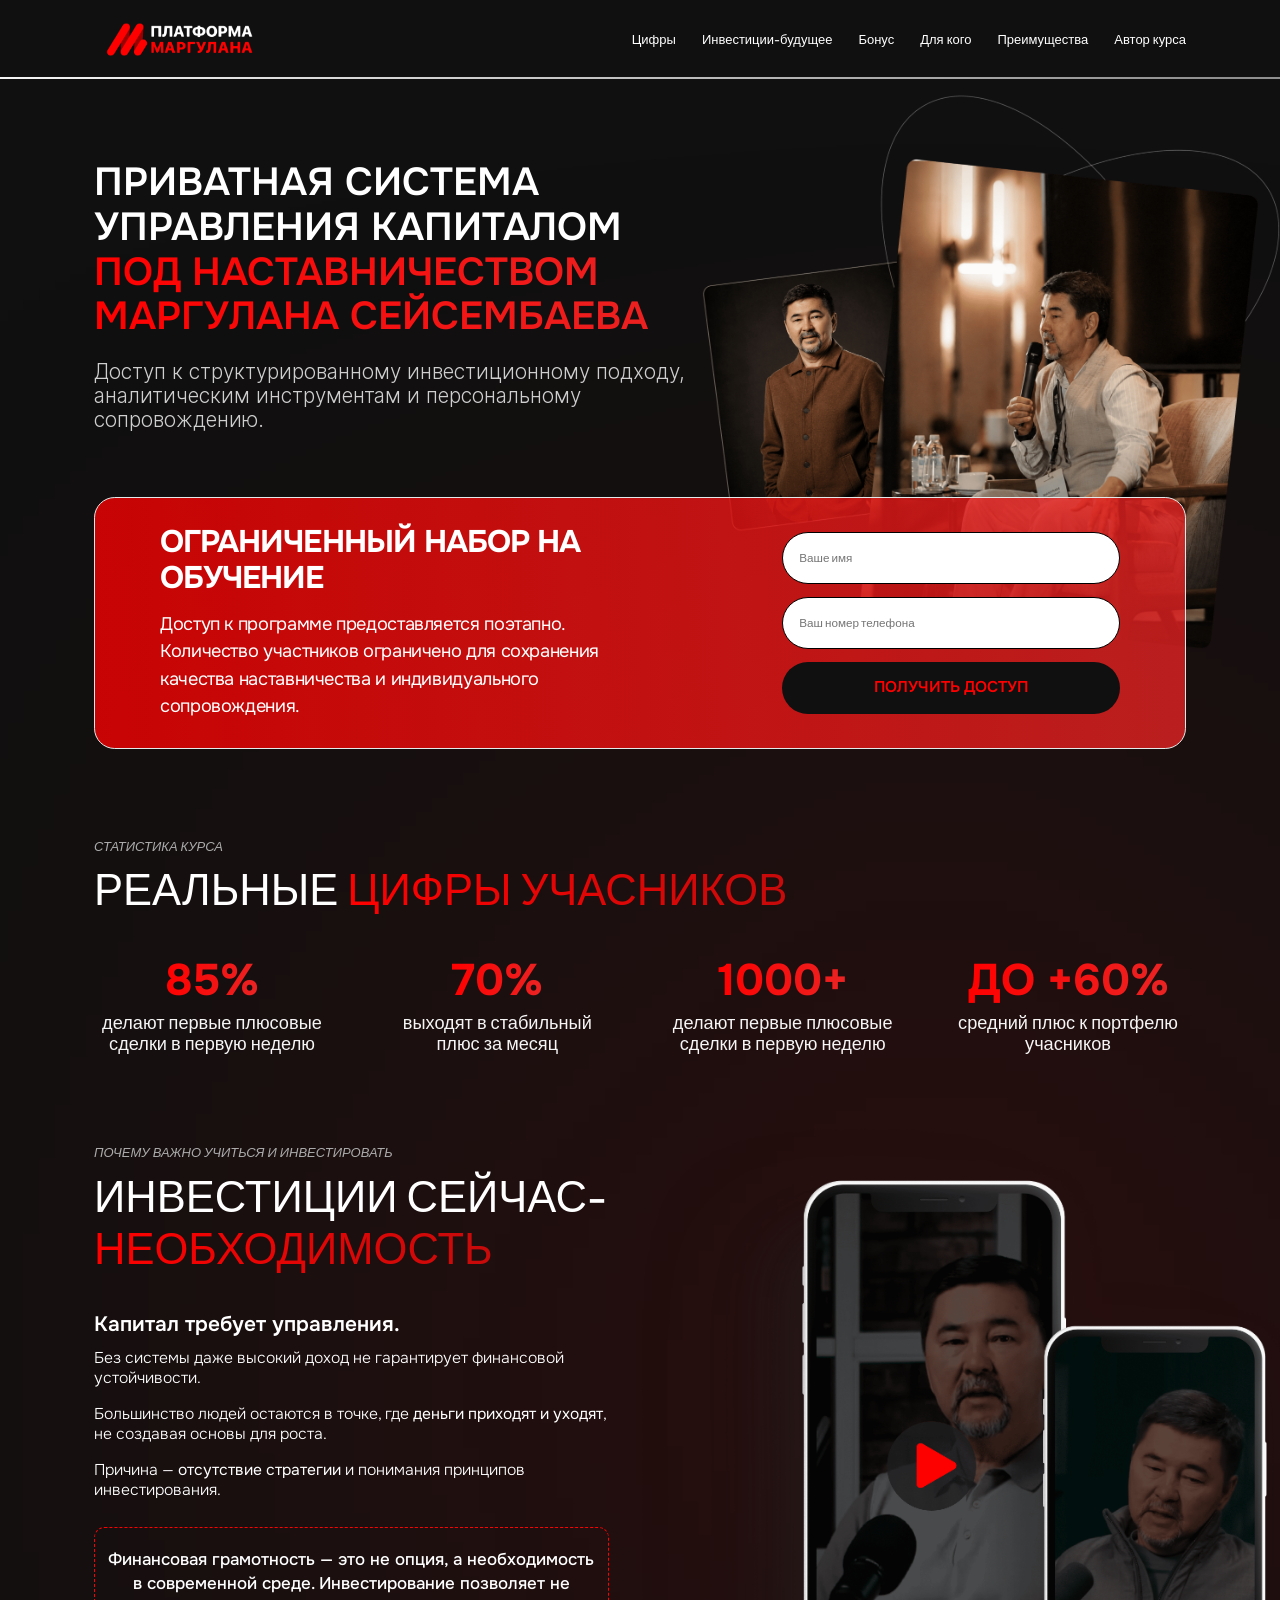
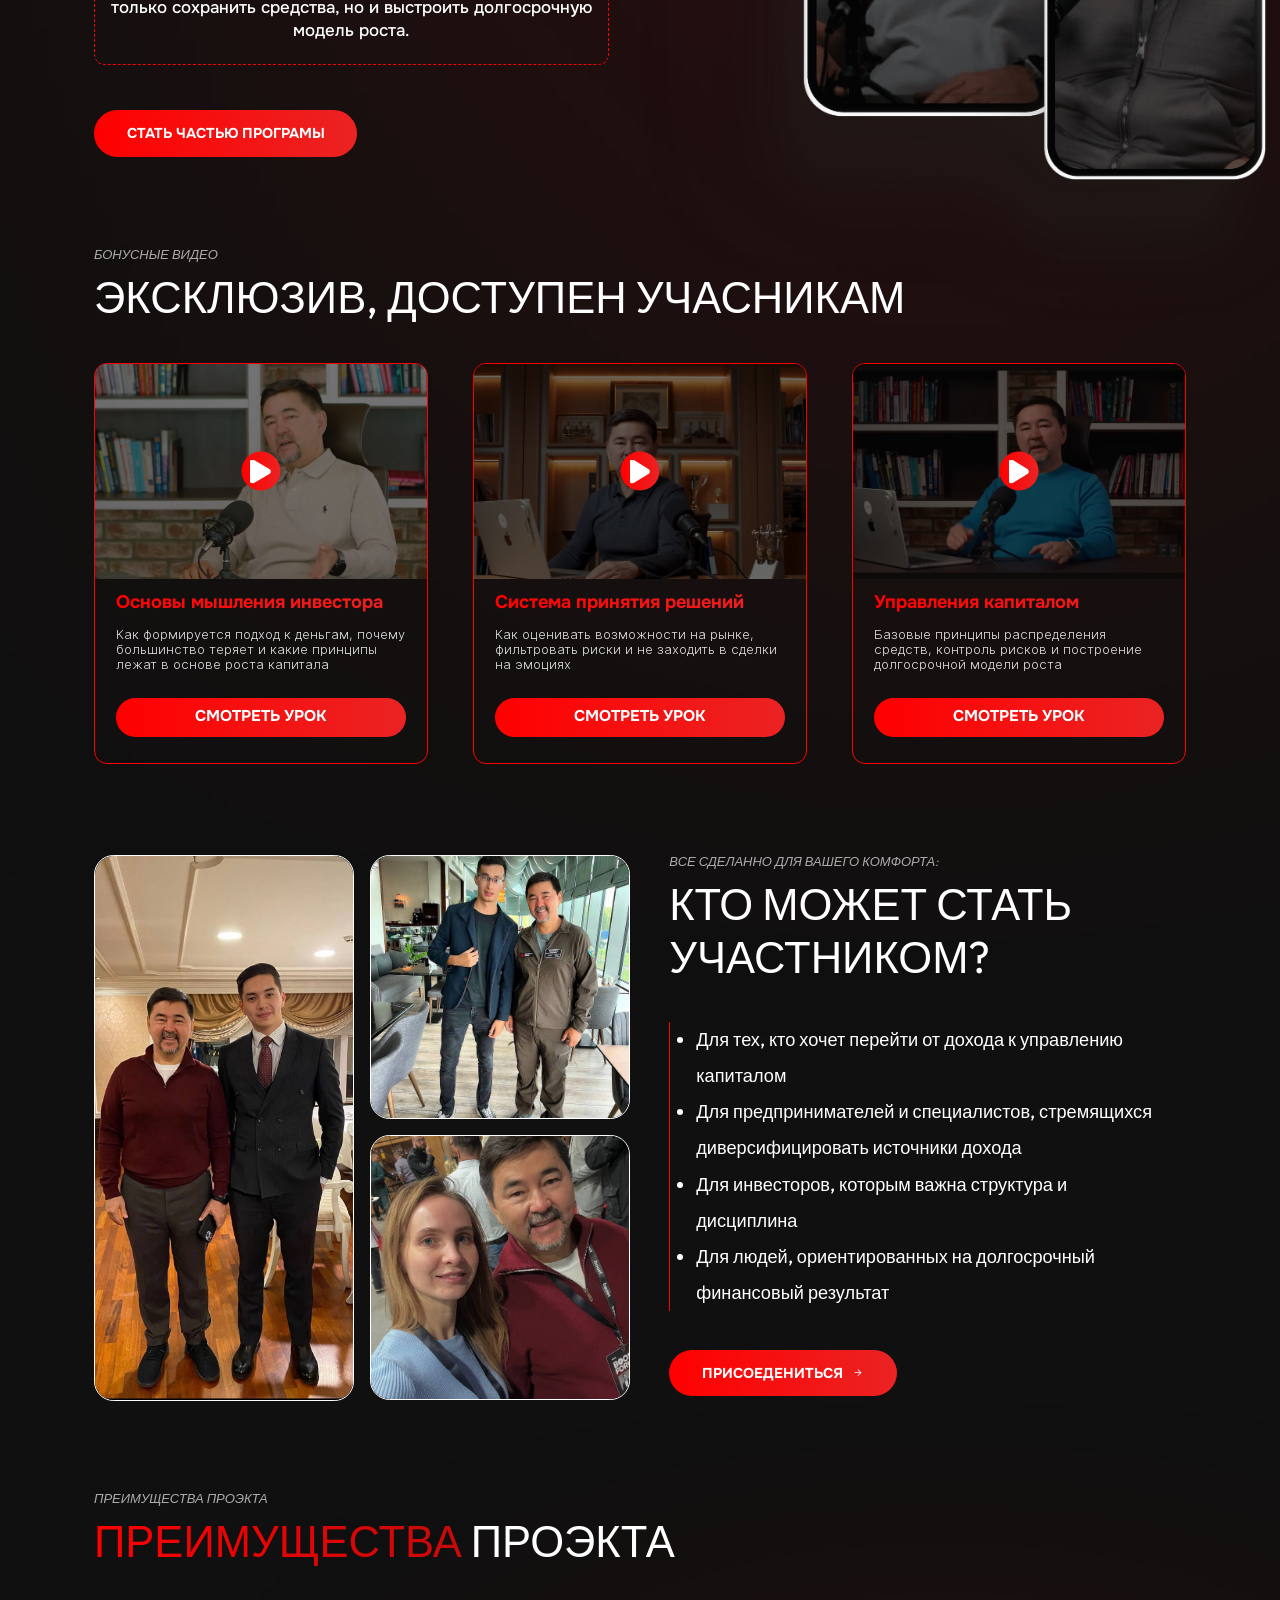
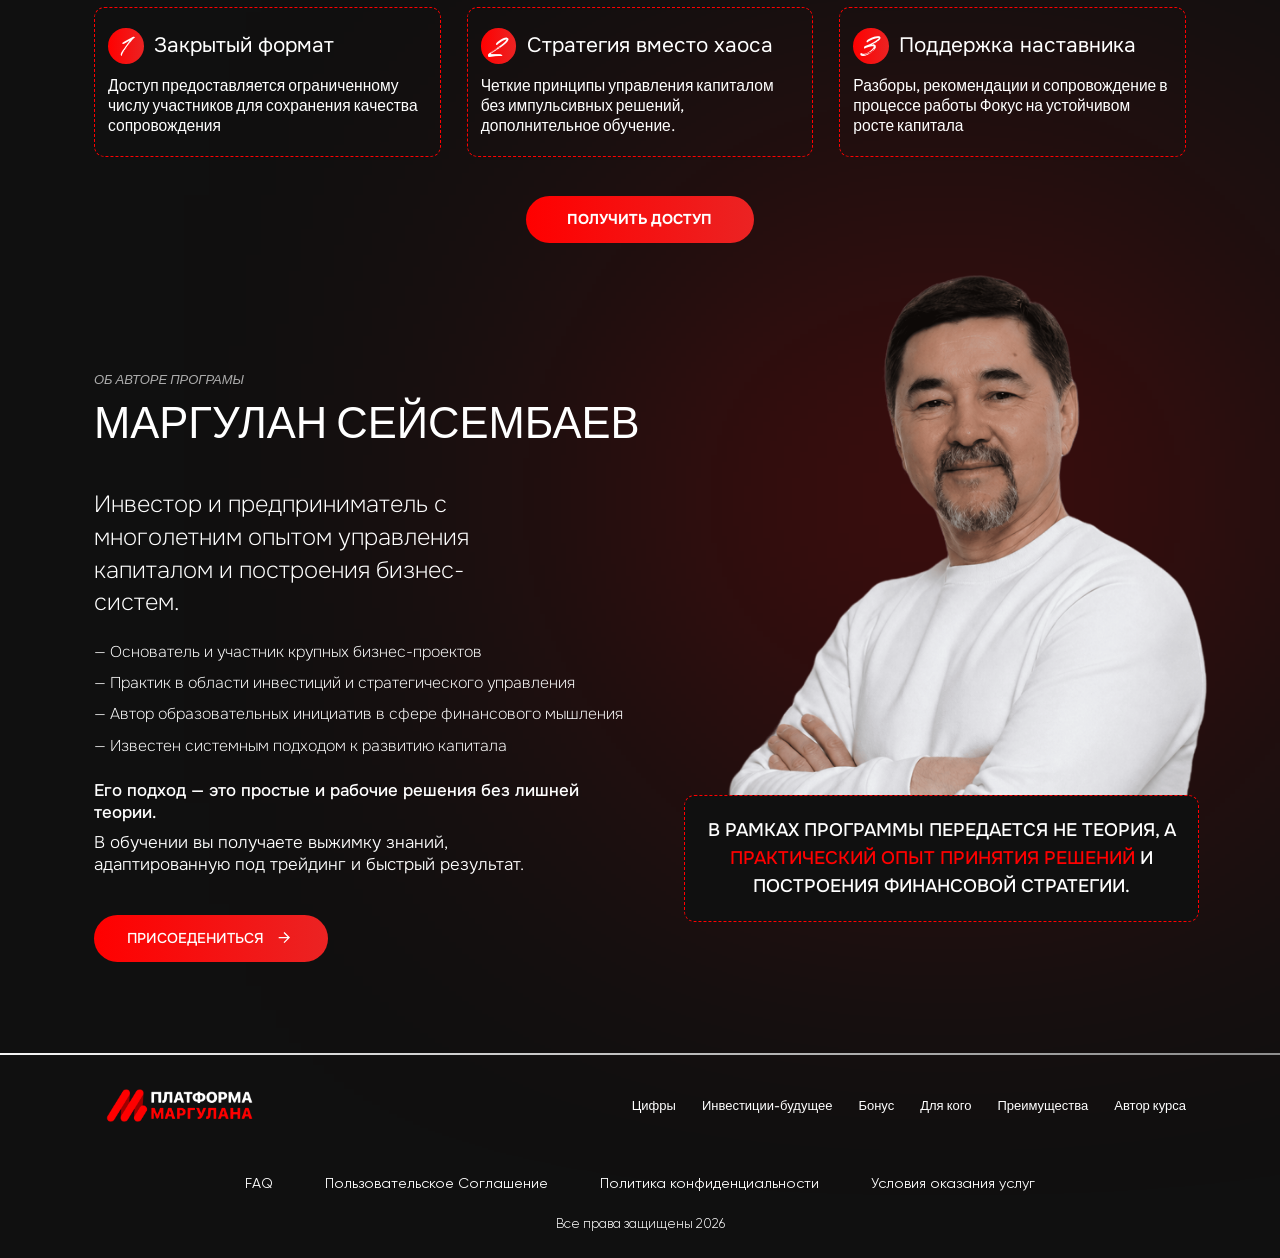
<file: index.html>
<!DOCTYPE html>
<html lang="ru">
<head>
    <meta charset="UTF-8">
    <meta name="viewport" content="width=device-width, initial-scale=1.0">
    <title>Margulan-Platform</title>
    <!-- favicon -->
    <link rel="icon" href="./images/logo/favicon.svg">
    <!-- favicon -->
    <!-- fonts -->
    <link rel="preconnect" href="https://fonts.googleapis.com">
    <link rel="preconnect" href="https://fonts.gstatic.com" crossorigin>
    <link href="https://fonts.googleapis.com/css2?family=Onest:wght@100..900&family=Outfit:wght@100..900&display=swap"
        rel="stylesheet">
    <link rel="stylesheet" href="./assets/fonts/Gilroy/stylesheet.css">
    <link rel="stylesheet" href="./assets/fonts/Inter/stylesheet.css">
    <link rel="stylesheet" href="./assets/fonts/DisruptorScript/stylesheet.css">
    <!-- fonts -->
    <!-- css link -->
    <link rel="stylesheet" href="./assets/scss/style.css">
    <!-- css link -->
</head>
<body>
    <div class="wrapper">

        <!-- header -->
        <header class="header">
            <div class="container">
                <a href="/" class="header_logo">
                    <img src="./assets/images/logo/header_logo.png" alt="">
                </a>
                <ul class="header_link">
                    <li>
                        <a href="#">
                            Цифры
                        </a>
                    </li>
                    <li>
                        <a href="#">
                            Инвестиции-будущее
                        </a>
                    </li>
                    <li>
                        <a href="#">
                            Бонус
                        </a>
                    </li>
                    <li>
                        <a href="#">
                            Для кого
                        </a>
                    </li>
                    <li>
                        <a href="#">
                            Преимущества
                        </a>
                    </li>
                    <li>
                        <a href="#">
                            Автор курса
                        </a>
                    </li>
                </ul>
                <button class="burger">
                    <svg width="40" height="40" viewBox="0 0 40 40" fill="none" xmlns="http://www.w3.org/2000/svg">
                        <path d="M6.6665 10H33.3332M11.6665 20H33.3332M16.6665 30H33.3332" stroke="url(#paint0_linear_22_1363)"
                            stroke-width="3.33333" stroke-linecap="round" stroke-linejoin="round" />
                        <defs>
                            <linearGradient id="paint0_linear_22_1363" x1="6.6665" y1="20" x2="33.3332" y2="20"
                                gradientUnits="userSpaceOnUse">
                                <stop stop-color="#FF0000" />
                                <stop offset="1" stop-color="#EB2323" />
                            </linearGradient>
                        </defs>
                    </svg>
                </button>
            </div>
        </header>
        <!-- header -->

        <!-- main -->
        <main>

            <!-- hero -->
            <section class="hero">
                <div class="container">
                    <div class="hero_text">
                        <h1>
                            Приватная система управления капиталом <span>под наставничеством Маргулана Сейсембаева</span>
                        </h1>
                        <p>
                            Доступ к структурированному инвестиционному подходу, аналитическим инструментам и персональному сопровождению.
                        </p>
                    </div>
                    <img src="./assets/images/hero_img.png" alt="" class="hero_img">
                    <div class="hero_contact">
                        <div class="hero_contact-text">
                            <h3>
                                Ограниченный набор
                                на обучение
                            </h3>
                            <p>
                                Доступ к программе предоставляется поэтапно.
                                Количество участников ограничено для сохранения качества наставничества и индивидуального сопровождения.
                            </p>
                        </div>
                        <form action="#">
                            <input type="text" placeholder="Ваше имя">
                            <input type="text" placeholder="Ваш номер телефона">
                            <button type="submit">
                                Получить доступ
                            </button>
                        </form>
                    </div>
                </div>
            </section>
            <!-- hero -->

            <!-- statistic -->
            <section class="statistic">
                <div class="container">
                    <div class="section_head">
                        <h3 class="sub_title">
                            статистика курса
                        </h3>
                        <h2 class="section_title">
                            реальные <span>цифры учасников</span>
                        </h2>
                    </div>
                    <div class="statistic_blocks">
                        <div class="statistic_block">
                            <h3>
                                85%
                            </h3>
                            <span>
                                делают первые плюсовые сделки в первую неделю
                            </span>
                        </div>
                        <div class="statistic_block">
                            <h3>
                                70%
                            </h3>
                            <span>
                                выходят в стабильный плюс за месяц
                            </span>
                        </div>
                        <div class="statistic_block">
                            <h3>
                                1000+
                            </h3>
                            <span>
                                делают первые плюсовые сделки в первую неделю
                            </span>
                        </div>
                        <div class="statistic_block">
                            <h3>
                                до +60%
                            </h3>
                            <span>
                                средний плюс к портфелю учасников
                            </span>
                        </div>
                    </div>
                </div>
            </section>
            <!-- statistic -->

            <!-- investment -->
            <section class="investment section-top">
                <div class="container">
                    <div class="investment_text">
                        <div class="section_head">
                            <h3 class="sub_title">
                                Почему важно учиться и инвестировать
                            </h3>
                            <h2 class="section_title">
                                инвестиции сейчас- <span>необходимость</span>
                            </h2>
                        </div>
                        <h3 class="title">
                            Капитал требует управления.
                        </h3>
                        <ul>
                            <li>
                                Без системы даже высокий доход не гарантирует финансовой устойчивости.
                            </li>
                            <li>
                                Большинство людей остаются в точке, где <b>деньги приходят и уходят</b>, не создавая основы для роста.
                            </li>
                            <li>
                                Причина — <b>отсутствие стратегии</b> и понимания принципов инвестирования.
                            </li>
                        </ul>
                        <div class="investment_img mobile_img">
                            <img src="./assets/images/investment.png" alt="">
                        </div>
                        <p>
                            Финансовая грамотность — это не опция, а необходимость в современной среде.
                            Инвестирование позволяет не только сохранить средства, но и выстроить долгосрочную модель роста.
                        </p>
                        <button class="btn-red">
                            Стать частью програмы
                        </button>
                    </div>
                    <div class="investment_img">
                        <img src="./assets/images/investment.png" alt="">
                    </div>
                </div>
            </section>
            <!-- investment -->

            <!-- video -->
            <section class="video section-top">
                <div class="container">
                    <div class="section_head">
                        <h3 class="sub_title">
                            Бонусные видео
                        </h3>
                        <h2 class="section_title">
                            Эксклюзив, доступен учасникам
                        </h2>
                    </div>
                    <div class="video_cards">
                        <div class="video_card">
                            <div class="video_card-img">
                                <button class="play">
                                    <img src="./assets/images/play_icon.svg" alt="">
                                </button>
                                <img src="./assets/images/video1.png" alt="">
                            </div>
                            <div class="video_card-text">
                                <h3>
                                    Основы мышления инвестора
                                </h3>
                                <p>
                                    Как формируется подход к деньгам, почему большинство теряет и какие принципы лежат в основе роста капитала
                                </p>
                                <button class="btn-red">
                                    Смотреть урок
                                </button>
                            </div>
                        </div>
                        <div class="video_card">
                            <div class="video_card-img">
                                <button class="play">
                                    <img src="./assets/images/play_icon.svg" alt="">
                                </button>
                                <img src="./assets/images/video2.png" alt="">
                            </div>
                            <div class="video_card-text">
                                <h3>
                                    Система принятия решений
                                </h3>
                                <p>
                                    Как оценивать возможности на рынке, фильтровать риски и не заходить в сделки на эмоциях
                                </p>
                                <button class="btn-red">
                                    Смотреть урок
                                </button>
                            </div>
                        </div>
                        <div class="video_card">
                            <div class="video_card-img">
                                <button class="play">
                                    <img src="./assets/images/play_icon.svg" alt="">
                                </button>
                                <img src="./assets/images/video3.png" alt="">
                            </div>
                            <div class="video_card-text">
                                <h3>
                                    Управления капиталом
                                </h3>
                                <p>
                                    Базовые принципы распределения средств, контроль рисков и построение долгосрочной модели роста
                                </p>
                                <button class="btn-red">
                                    Смотреть урок
                                </button>
                            </div>
                        </div>
                    </div>
                </div>
            </section>
            <!-- video -->

            <!-- comfort -->
            <section class="comfort section-top">
                <div class="container">
                    <div class="section_head mobile_head">
                        <h3 class="sub_title">
                            Все сделанно для вашего комфорта:
                        </h3>
                        <h2 class="section_title">
                            Кто может стать участником?
                        </h2>
                    </div>
                    <div class="comfort_imgs">
                        <img src="./assets/images/comfort1.jpg" alt="">
                        <img src="./assets/images/comfort2.jpg" alt="">
                        <img src="./assets/images/comfort3.jpg" alt="">
                    </div>
                    <div class="comfort_text">
                        <div class="section_head">
                            <h3 class="sub_title">
                                Все сделанно для вашего комфорта:
                            </h3>
                            <h2 class="section_title">
                                Кто может стать участником?
                            </h2>
                        </div>
                        <ul>
                            <li>
                                Для тех, кто хочет перейти от дохода к управлению капиталом
                            </li>
                            <li>
                                Для предпринимателей и специалистов, стремящихся диверсифицировать источники дохода
                            </li>
                            <li>
                                Для инвесторов, которым важна структура и дисциплина
                            </li>
                            <li>
                                Для людей, ориентированных на долгосрочный финансовый результат
                            </li>
                        </ul>
                        <button class="btn-red">
                            <span>
                                ПРИСОЕДЕНИТЬСЯ
                            </span>
                            <svg width="34" height="34" viewBox="0 0 34 34" fill="none" xmlns="http://www.w3.org/2000/svg">
                                <mask id="mask0_21_1235" style="mask-type:alpha" maskUnits="userSpaceOnUse" x="0" y="0" width="34" height="34">
                                    <rect x="16.9706" width="24" height="24" transform="rotate(45 16.9706 0)" fill="#D9D9D9" />
                                </mask>
                                <g mask="url(#mask0_21_1235)">
                                    <path
                                        d="M8.76812 17.2536L8.76812 15.2737H22.3446L16.2635 9.19261L17.6777 7.7784L26.163 16.2637L17.6777 24.749L16.2635 23.3347L22.3446 17.2536L8.76812 17.2536Z"
                                        fill="white" />
                                </g>
                            </svg>
                        </button>
                    </div>
                </div>
            </section>
            <!-- comfort -->

            <!-- project -->
            <section class="project section-top">
                <div class="container">
                    <div class="section_head">
                        <h3 class="sub_title">
                            преимущества проэкта
                        </h3>
                        <h2 class="section_title">
                            <span>преимущества</span> проэкта
                        </h2>
                    </div>
                    <div class="project_blocks">
                        <div class="project_block">
                            <div class="project_block-head">
                                <div class="number">
                                    <span>
                                        1
                                    </span>
                                </div>
                                <h3>
                                    Закрытый формат
                                </h3>
                            </div>
                            <p>
                                Доступ предоставляется ограниченному числу участников для сохранения качества сопровождения
                            </p>
                        </div>
                        <div class="project_block">
                            <div class="project_block-head">
                                <div class="number">
                                    <span>
                                        2
                                    </span>
                                </div>
                                <h3>
                                    Стратегия вместо хаоса
                                </h3>
                            </div>
                            <p>
                                Четкие принципы управления капиталом без импульсивных решений, дополнительное обучение.
                            </p>
                        </div>
                        <div class="project_block">
                            <div class="project_block-head">
                                <div class="number">
                                    <span>
                                        3
                                    </span>
                                </div>
                                <h3>
                                    Поддержка наставника
                                </h3>
                            </div>
                            <p>
                                Разборы, рекомендации и сопровождение в процессе работы Фокус на устойчивом росте капитала
                            </p>
                        </div>
                    </div>
                    <button class="btn-red">
                        Получить доступ
                    </button>
                </div>
            </section>
            <!-- project -->

            <!-- program -->
            <section class="program">
                <div class="container">
                    <div class="program_text">
                        <div class="section_head">
                            <h3 class="sub_title">
                                Об авторе програмы
                            </h3>
                            <h2 class="section_title">
                                Маргулан Сейсембаев
                            </h2>
                        </div>
                        <div class="program_media_img">
                            <img src="./assets/images/program_media.png" alt="">
                                <div class="text">
                                    <p>
                                        В рамках программы передается не теория,
                                        а <span>практический опыт принятия решений</span>
                                        и построения финансовой стратегии.
                                    </p>
                                </div>
                        </div>
                        <h3 class="title">
                            Инвестор и предприниматель с многолетним опытом управления капиталом и построения бизнес-систем.
                        </h3>
                        <ul>
                            <li>
                                — Основатель и участник крупных бизнес-проектов
                            </li>
                            <li>
                                — Практик в области инвестиций и стратегического управления
                            </li>
                            <li>
                                — Автор образовательных инициатив в сфере финансового мышления
                            </li>
                            <li>
                                — Известен системным подходом к развитию капитала
                            </li>
                        </ul>
                        <p>
                            <b>
                                Его подход — это простые и рабочие решения без лишней теории.
                            </b>
                            В обучении вы получаете выжимку знаний, адаптированную под трейдинг и быстрый результат.
                        </p>
                        <button class="btn-red">
                            <span>
                                ПРИСОЕДЕНИТЬСЯ
                            </span>
                            <svg width="34" height="34" viewBox="0 0 34 34" fill="none" xmlns="http://www.w3.org/2000/svg">
                                <mask id="mask0_2_282" style="mask-type:alpha" maskUnits="userSpaceOnUse" x="0" y="0" width="34" height="34">
                                    <rect x="16.9706" width="24" height="24" transform="rotate(45 16.9706 0)" fill="#D9D9D9" />
                                </mask>
                                <g mask="url(#mask0_2_282)">
                                    <path
                                        d="M8.76812 17.2536L8.76812 15.2737H22.3446L16.2635 9.19261L17.6777 7.7784L26.163 16.2637L17.6777 24.749L16.2635 23.3347L22.3446 17.2536L8.76812 17.2536Z"
                                        fill="white" />
                                </g>
                            </svg>
                        </button>
                    </div>
                    <div class="program_img">
                        <img src="./assets/images/program.png" alt="">
                        <div class="text">
                            <p>
                                В рамках программы передается не теория,
                                а <span>практический опыт принятия решений</span>
                                и построения финансовой стратегии.
                            </p>
                        </div>
                    </div>
                </div>
            </section>
            <!-- program -->

        </main>
        <!-- main -->

        <!-- footer -->
        <footer class="footer section-top">
            <div class="container">
                <div class="footer_top">
                    <a href="/" class="footer_logo">
                        <img src="./assets/images/logo/header_logo.png" alt="">
                    </a>
                    <ul class="footer_link">
                        <li>
                            <a href="#">
                                Цифры
                            </a>
                        </li>
                        <li>
                            <a href="#">
                                Инвестиции-будущее
                            </a>
                        </li>
                        <li>
                            <a href="#">
                                Бонус
                            </a>
                        </li>
                        <li>
                            <a href="#">
                                Для кого
                            </a>
                        </li>
                        <li>
                            <a href="#">
                                Преимущества
                            </a>
                        </li>
                        <li>
                            <a href="#">
                                Автор курса
                            </a>
                        </li>
                    </ul>
                </div>
                <ul class="footer_bottom">
                    <li>
                        <a href="#">
                            FAQ
                        </a>
                    </li>
                    <li>
                        <a href="./user-agreement.html">
                            Пользовательское Соглашение
                        </a>
                    </li>
                    <li>
                        <a href="./policy.html">
                            Политика конфиденциальности
                        </a>
                    </li>
                    <li>
                        <a href="./terms-service.html">
                            Условия оказания услуг
                        </a>
                    </li>
                </ul>
                <span class="end_text">
                    Все права защищены 2026
                </span>
            </div>
        </footer>
        <!-- footer -->
    </div>

    <!-- js file -->
    <script src="./assets/scripts/main.js" defer></script>
    <!-- js file -->
</body>
</html>
</file>
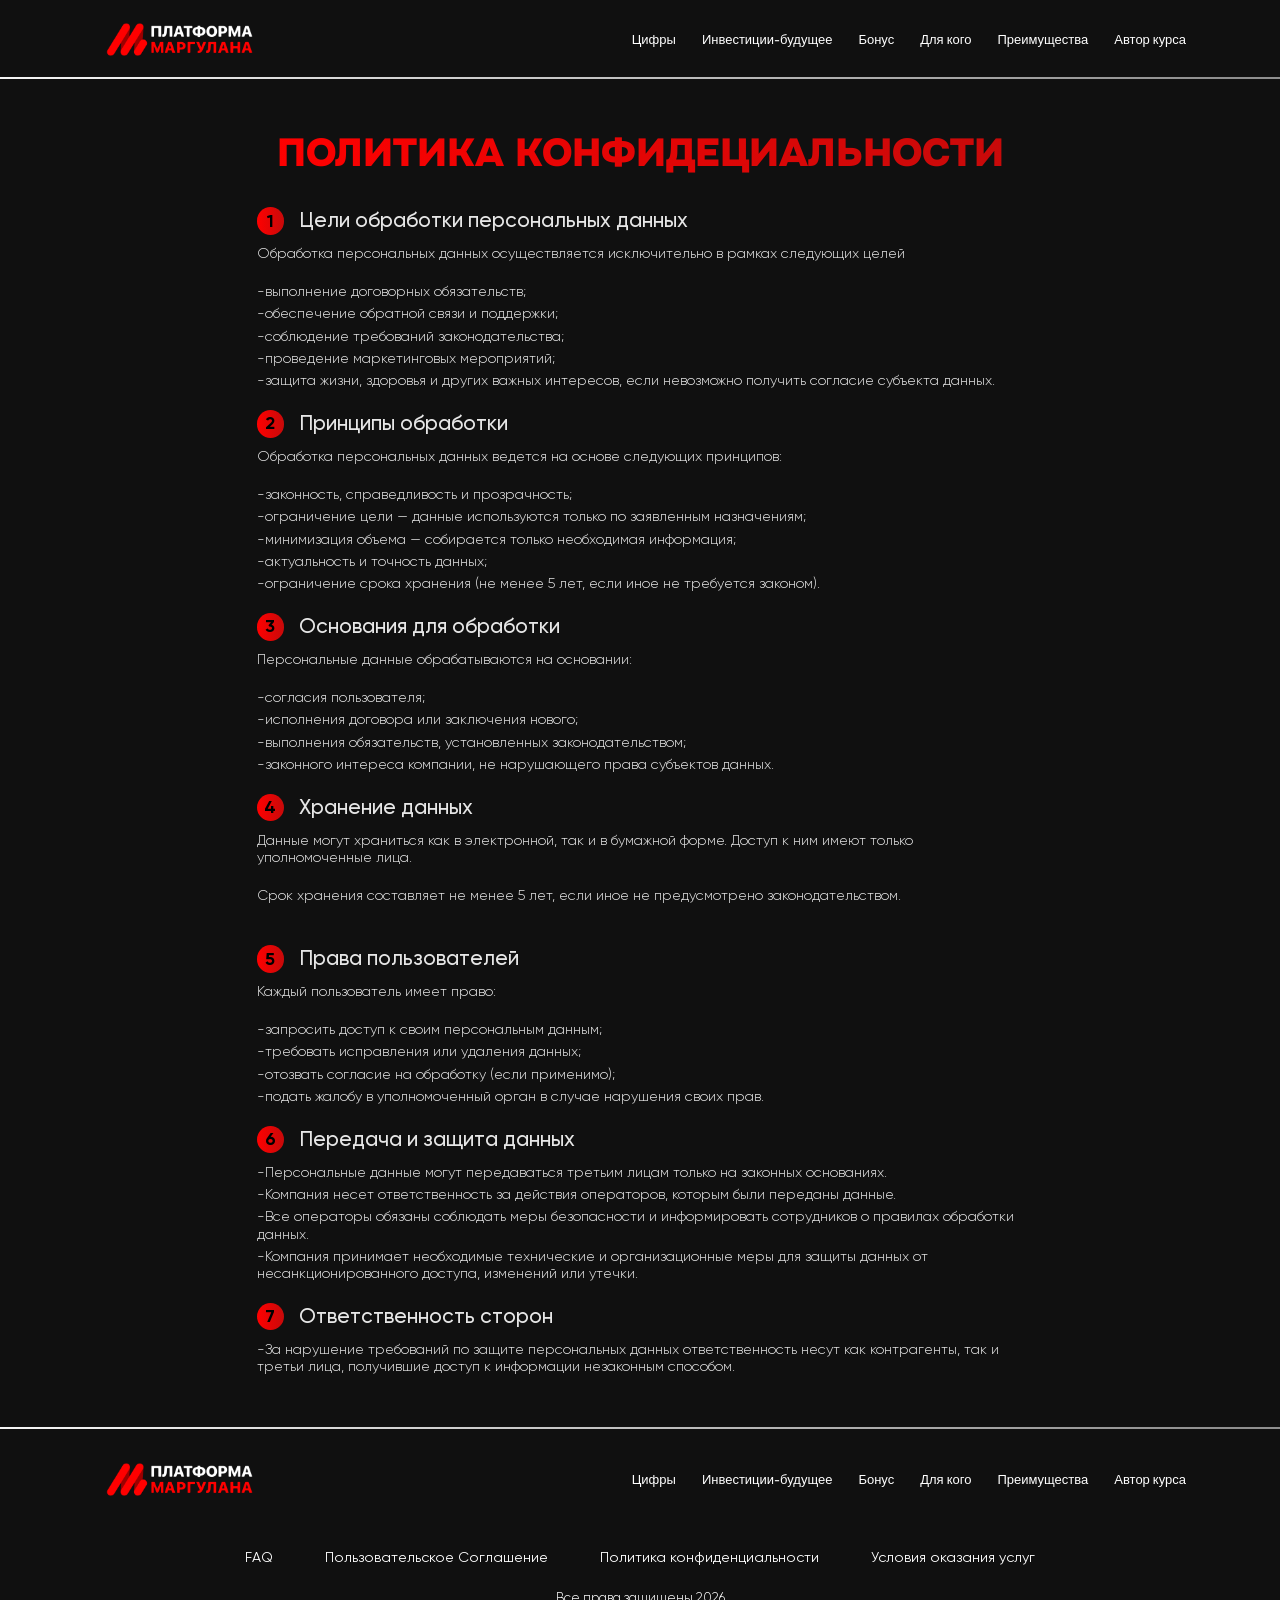
<file: policy.html>
<!DOCTYPE html>
<html lang="ru">

<head>
  <meta charset="UTF-8">
  <meta name="viewport" content="width=device-width, initial-scale=1.0">
  <title>Margulan-Platform</title>
  <!-- favicon -->
  <link rel="icon" href="./images/logo/favicon.svg">
  <!-- favicon -->
  <!-- fonts -->
  <link rel="preconnect" href="https://fonts.googleapis.com">
  <link rel="preconnect" href="https://fonts.gstatic.com" crossorigin>
  <link href="https://fonts.googleapis.com/css2?family=Onest:wght@100..900&family=Outfit:wght@100..900&display=swap"
    rel="stylesheet">
  <link rel="stylesheet" href="./assets/fonts/Gilroy/stylesheet.css">
  <link rel="stylesheet" href="./assets/fonts/Inter/stylesheet.css">
  <!-- fonts -->
  <!-- css link -->
  <link rel="stylesheet" href="./assets/scss/style.css">
  <!-- css link -->
</head>

<body>
  <div class="wrapper">

    <!-- header -->
    <header class="header">
      <div class="container">
        <a href="/" class="header_logo">
          <img src="./assets/images/logo/header_logo.png" alt="">
        </a>
        <ul class="header_link">
          <li>
            <a href="#">
              Цифры
            </a>
          </li>
          <li>
            <a href="#">
              Инвестиции-будущее
            </a>
          </li>
          <li>
            <a href="#">
              Бонус
            </a>
          </li>
          <li>
            <a href="#">
              Для кого
            </a>
          </li>
          <li>
            <a href="#">
              Преимущества
            </a>
          </li>
          <li>
            <a href="#">
              Автор курса
            </a>
          </li>
        </ul>
        <button class="burger">
          <svg width="40" height="40" viewBox="0 0 40 40" fill="none" xmlns="http://www.w3.org/2000/svg">
            <path d="M6.6665 10H33.3332M11.6665 20H33.3332M16.6665 30H33.3332" stroke="url(#paint0_linear_22_1363)"
              stroke-width="3.33333" stroke-linecap="round" stroke-linejoin="round" />
            <defs>
              <linearGradient id="paint0_linear_22_1363" x1="6.6665" y1="20" x2="33.3332" y2="20"
                gradientUnits="userSpaceOnUse">
                <stop stop-color="#FF0000" />
                <stop offset="1" stop-color="#EB2323" />
              </linearGradient>
            </defs>
          </svg>
        </button>
      </div>
    </header>
    <!-- header -->

    <!-- main -->
    <main>

      <!-- policy -->
      <section class="policy">
        <div class="container">
          <h1>
            Политика конфидециальности
          </h1>
          <div class="policy_in">
            <div class="policy_block">
              <div class="title">
                <div class="number"><span>1</span></div>
                <h3>Цели обработки персональных данных</h3>
              </div>
              <p>
                Обработка персональных данных осуществляется исключительно в рамках следующих целей
              </p>
              <ul>
                <li>-выполнение договорных обязательств;</li>
                <li>-обеспечение обратной связи и поддержки;</li>
                <li>-соблюдение требований законодательства;</li>
                <li>-проведение маркетинговых мероприятий;</li>
                <li>-защита жизни, здоровья и других важных интересов, если невозможно получить согласие субъекта
                  данных.</li>
              </ul>
            </div>

            <div class="policy_block">
              <div class="title">
                <div class="number"><span>2</span></div>
                <h3>Принципы обработки</h3>
              </div>
              <p>
                Обработка персональных данных ведется на основе следующих принципов:
              </p>
              <ul>
                <li>-законность, справедливость и прозрачность;</li>
                <li>-ограничение цели — данные используются только по заявленным назначениям;</li>
                <li>-минимизация объема — собирается только необходимая информация;</li>
                <li>-актуальность и точность данных;</li>
                <li>-ограничение срока хранения (не менее 5 лет, если иное не требуется законом).</li>
              </ul>
            </div>

            <div class="policy_block">
              <div class="title">
                <div class="number"><span>3</span></div>
                <h3>Основания для обработки</h3>
              </div>
              <p>
                Персональные данные обрабатываются на основании:
              </p>
              <ul>
                <li>-согласия пользователя;</li>
                <li>-исполнения договора или заключения нового;</li>
                <li>-выполнения обязательств, установленных законодательством;</li>
                <li>-законного интереса компании, не нарушающего права субъектов данных.</li>
              </ul>
            </div>

            <div class="policy_block">
              <div class="title">
                <div class="number"><span>4</span></div>
                <h3>Хранение данных</h3>
              </div>
              <p>
                Данные могут храниться как в электронной, так и в бумажной форме. Доступ к ним имеют только
                уполномоченные лица.
              </p>
              <p>
                Срок хранения составляет не менее 5 лет, если иное не предусмотрено законодательством.
              </p>
            </div>

            <div class="policy_block">
              <div class="title">
                <div class="number"><span>5</span></div>
                <h3>Права пользователей</h3>
              </div>
              <p>
                Каждый пользователь имеет право:
              </p>
              <ul>
                <li>-запросить доступ к своим персональным данным;</li>
                <li>-требовать исправления или удаления данных;</li>
                <li>-отозвать согласие на обработку (если применимо);</li>
                <li>-подать жалобу в уполномоченный орган в случае нарушения своих прав.</li>
              </ul>
            </div>

            <div class="policy_block">
              <div class="title">
                <div class="number"><span>6</span></div>
                <h3>Передача и защита данных</h3>
              </div>
              <ul>
                <li>-Персональные данные могут передаваться третьим лицам только на законных основаниях.</li>
                <li>-Компания несет ответственность за действия операторов, которым были переданы данные.</li>
                <li>-Все операторы обязаны соблюдать меры безопасности и информировать сотрудников о правилах обработки
                  данных.</li>
                <li>-Компания принимает необходимые технические и организационные меры для защиты данных от
                  несанкционированного
                  доступа, изменений или утечки.</li>
              </ul>
            </div>

            <div class="policy_block">
              <div class="title">
                <div class="number"><span>7</span></div>
                <h3>Ответственность сторон</h3>
              </div>
              <ul>
                <li>-За нарушение требований по защите персональных данных ответственность несут как контрагенты, так и
                  третьи лица,
                  получившие доступ к информации незаконным способом.</li>
              </ul>
            </div>
          </div>
        </div>
      </section>
      <!-- policy -->


    </main>
    <!-- main -->

    <!-- footer -->
    <footer class="footer">
      <div class="container">
        <div class="footer_top">
          <a href="/" class="footer_logo">
            <img src="./assets/images/logo/header_logo.png" alt="">
          </a>
          <ul class="footer_link">
            <li>
              <a href="#">
                Цифры
              </a>
            </li>
            <li>
              <a href="#">
                Инвестиции-будущее
              </a>
            </li>
            <li>
              <a href="#">
                Бонус
              </a>
            </li>
            <li>
              <a href="#">
                Для кого
              </a>
            </li>
            <li>
              <a href="#">
                Преимущества
              </a>
            </li>
            <li>
              <a href="#">
                Автор курса
              </a>
            </li>
          </ul>
        </div>
        <ul class="footer_bottom">
          <li>
            <a href="#">
              FAQ
            </a>
          </li>
          <li>
            <a href="./user-agreement.html">
              Пользовательское Соглашение
            </a>
          </li>
          <li>
            <a href="./policy.html">
              Политика конфиденциальности
            </a>
          </li>
          <li>
            <a href="./terms-service.html">
              Условия оказания услуг
            </a>
          </li>
        </ul>
        <span class="end_text">
          Все права защищены 2026
        </span>
      </div>
    </footer>
    <!-- footer -->
  </div>

  <!-- js file -->
  <script src="./assets/scripts/main.js" defer></script>
  <!-- js file -->
</body>

</html>
</file>
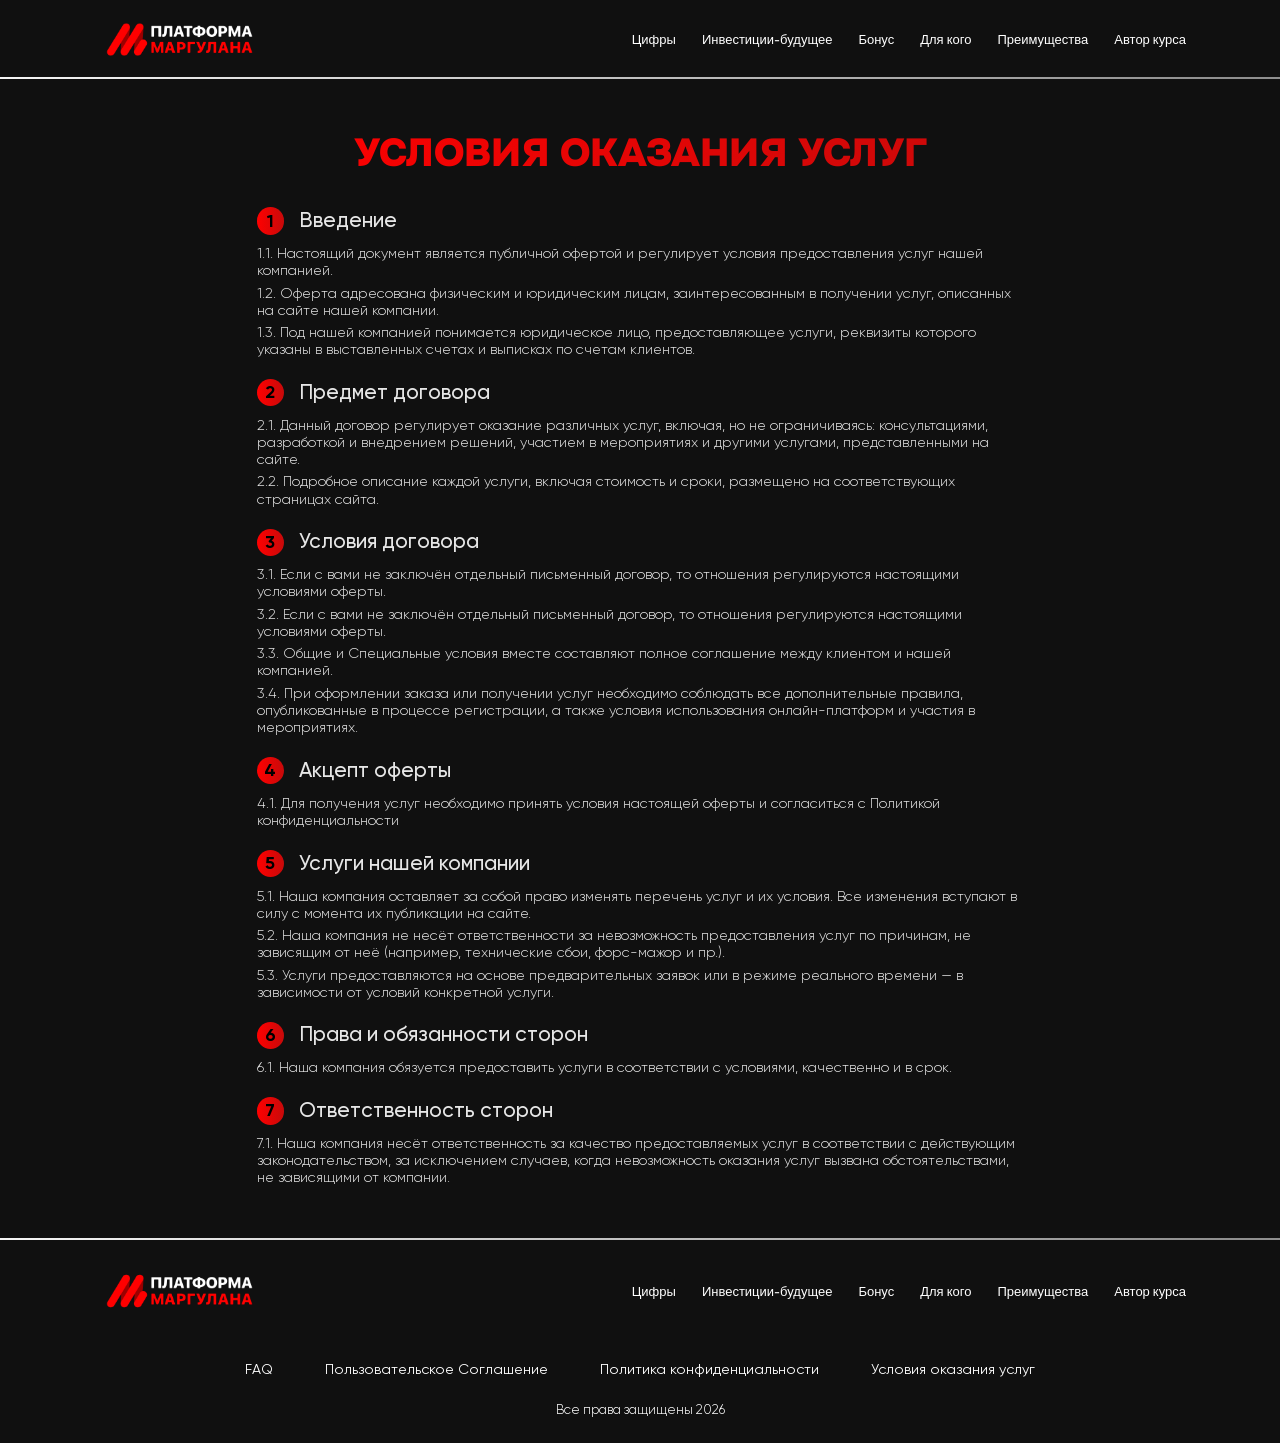
<file: terms-service.html>
<!DOCTYPE html>
<html lang="ru">

<head>
  <meta charset="UTF-8">
  <meta name="viewport" content="width=device-width, initial-scale=1.0">
  <title>Margulan-Platform</title>
  <!-- favicon -->
  <link rel="icon" href="./images/logo/favicon.svg">
  <!-- favicon -->
  <!-- fonts -->
  <link rel="preconnect" href="https://fonts.googleapis.com">
  <link rel="preconnect" href="https://fonts.gstatic.com" crossorigin>
  <link href="https://fonts.googleapis.com/css2?family=Onest:wght@100..900&family=Outfit:wght@100..900&display=swap"
    rel="stylesheet">
  <link rel="stylesheet" href="./assets/fonts/Gilroy/stylesheet.css">
  <link rel="stylesheet" href="./assets/fonts/Inter/stylesheet.css">
  <!-- fonts -->
  <!-- css link -->
  <link rel="stylesheet" href="./assets/scss/style.css">
  <!-- css link -->
</head>

<body>
  <div class="wrapper">

    <!-- header -->
    <header class="header">
      <div class="container">
        <a href="/" class="header_logo">
          <img src="./assets/images/logo/header_logo.png" alt="">
        </a>
        <ul class="header_link">
          <li>
            <a href="#">
              Цифры
            </a>
          </li>
          <li>
            <a href="#">
              Инвестиции-будущее
            </a>
          </li>
          <li>
            <a href="#">
              Бонус
            </a>
          </li>
          <li>
            <a href="#">
              Для кого
            </a>
          </li>
          <li>
            <a href="#">
              Преимущества
            </a>
          </li>
          <li>
            <a href="#">
              Автор курса
            </a>
          </li>
        </ul>
        <button class="burger">
          <svg width="40" height="40" viewBox="0 0 40 40" fill="none" xmlns="http://www.w3.org/2000/svg">
            <path d="M6.6665 10H33.3332M11.6665 20H33.3332M16.6665 30H33.3332" stroke="url(#paint0_linear_22_1363)"
              stroke-width="3.33333" stroke-linecap="round" stroke-linejoin="round" />
            <defs>
              <linearGradient id="paint0_linear_22_1363" x1="6.6665" y1="20" x2="33.3332" y2="20"
                gradientUnits="userSpaceOnUse">
                <stop stop-color="#FF0000" />
                <stop offset="1" stop-color="#EB2323" />
              </linearGradient>
            </defs>
          </svg>
        </button>
      </div>
    </header>
    <!-- header -->

    <!-- main -->
    <main>

      <!-- policy -->
      <section class="policy">
        <div class="container">
          <h1>
            Условия оказания услуг
          </h1>
          <div class="policy_in">
            <div class="policy_block">
              <div class="title">
                <div class="number"><span>1</span></div>
                <h3>Введение</h3>
              </div>
              <ul>
                <li>1.1. Настоящий документ является публичной офертой и регулирует условия предоставления услуг нашей
                  компанией.
                </li>
                <li>1.2. Оферта адресована физическим и юридическим лицам, заинтересованным в получении услуг, описанных
                  на сайте
                  нашей компании.</li>
                <li>1.3. Под нашей компанией понимается юридическое лицо, предоставляющее услуги, реквизиты которого
                  указаны в
                  выставленных счетах и выписках по счетам клиентов.</li>
              </ul>
            </div>

            <div class="policy_block">
              <div class="title">
                <div class="number"><span>2</span></div>
                <h3>Предмет договора</h3>
              </div>
              <ul>
                <li>2.1. Данный договор регулирует оказание различных услуг, включая, но не ограничиваясь:
                  консультациями,
                  разработкой и внедрением решений, участием в мероприятиях и другими услугами, представленными на
                  сайте.</li>
                <li>2.2. Подробное описание каждой услуги, включая стоимость и сроки, размещено на соответствующих
                  страницах сайта.
                </li>
              </ul>
            </div>

            <div class="policy_block">
              <div class="title">
                <div class="number"><span>3</span></div>
                <h3>Условия договора</h3>
              </div>
              <ul>
                <li>3.1. Если с вами не заключён отдельный письменный договор, то отношения регулируются настоящими
                  условиями
                  оферты.</li>
                <li>3.2. Если с вами не заключён отдельный письменный договор, то отношения регулируются настоящими
                  условиями
                  оферты.</li>
                <li>3.3. Общие и Специальные условия вместе составляют полное соглашение между клиентом и нашей
                  компанией.</li>
                <li>3.4. При оформлении заказа или получении услуг необходимо соблюдать все дополнительные правила,
                  опубликованные в
                  процессе регистрации, а также условия использования онлайн-платформ и участия в мероприятиях.</li>
              </ul>
            </div>

            <div class="policy_block">
              <div class="title">
                <div class="number"><span>4</span></div>
                <h3>Акцепт оферты</h3>
              </div>
              <ul>
                <li>4.1. Для получения услуг необходимо принять условия настоящей оферты и согласиться с Политикой
                  конфиденциальности</li>
              </ul>
            </div>

            <div class="policy_block">
              <div class="title">
                <div class="number"><span>5</span></div>
                <h3>Услуги нашей компании</h3>
              </div>
              <ul>
                <li>5.1. Наша компания оставляет за собой право изменять перечень услуг и их условия. Все изменения
                  вступают в силу
                  с момента их публикации на сайте.</li>
                <li>5.2. Наша компания не несёт ответственности за невозможность предоставления услуг по причинам, не
                  зависящим от
                  неё (например, технические сбои, форс-мажор и пр.).</li>
                <li>5.3. Услуги предоставляются на основе предварительных заявок или в режиме реального времени — в
                  зависимости от
                  условий конкретной услуги.</li>
              </ul>
            </div>

            <div class="policy_block">
              <div class="title">
                <div class="number"><span>6</span></div>
                <h3>Права и обязанности сторон</h3>
              </div>
              <ul>
                <li>6.1. Наша компания обязуется предоставить услуги в соответствии с условиями, качественно и в срок.
                </li>
              </ul>
            </div>

            <div class="policy_block">
              <div class="title">
                <div class="number"><span>7</span></div>
                <h3>Ответственность сторон</h3>
              </div>
              <ul>
                <li>7.1. Наша компания несёт ответственность за качество предоставляемых услуг в соответствии с
                  действующим
                  законодательством, за исключением случаев, когда невозможность оказания услуг вызвана
                  обстоятельствами, не
                  зависящими от компании.</li>
              </ul>
            </div>
          </div>
        </div>
      </section>
      <!-- policy -->

    </main>
    <!-- main -->

    <!-- footer -->
    <footer class="footer">
      <div class="container">
        <div class="footer_top">
          <a href="/" class="footer_logo">
            <img src="./assets/images/logo/header_logo.png" alt="">
          </a>
          <ul class="footer_link">
            <li>
              <a href="#">
                Цифры
              </a>
            </li>
            <li>
              <a href="#">
                Инвестиции-будущее
              </a>
            </li>
            <li>
              <a href="#">
                Бонус
              </a>
            </li>
            <li>
              <a href="#">
                Для кого
              </a>
            </li>
            <li>
              <a href="#">
                Преимущества
              </a>
            </li>
            <li>
              <a href="#">
                Автор курса
              </a>
            </li>
          </ul>
        </div>
        <ul class="footer_bottom">
          <li>
            <a href="#">
              FAQ
            </a>
          </li>
          <li>
            <a href="./user-agreement.html">
              Пользовательское Соглашение
            </a>
          </li>
          <li>
            <a href="./policy.html">
              Политика конфиденциальности
            </a>
          </li>
          <li>
            <a href="./terms-service.html">
              Условия оказания услуг
            </a>
          </li>
        </ul>
        <span class="end_text">
          Все права защищены 2026
        </span>
      </div>
    </footer>
    <!-- footer -->
  </div>

  <!-- js file -->
  <script src="./assets/scripts/main.js" defer></script>
  <!-- js file -->
</body>

</html>
</file>
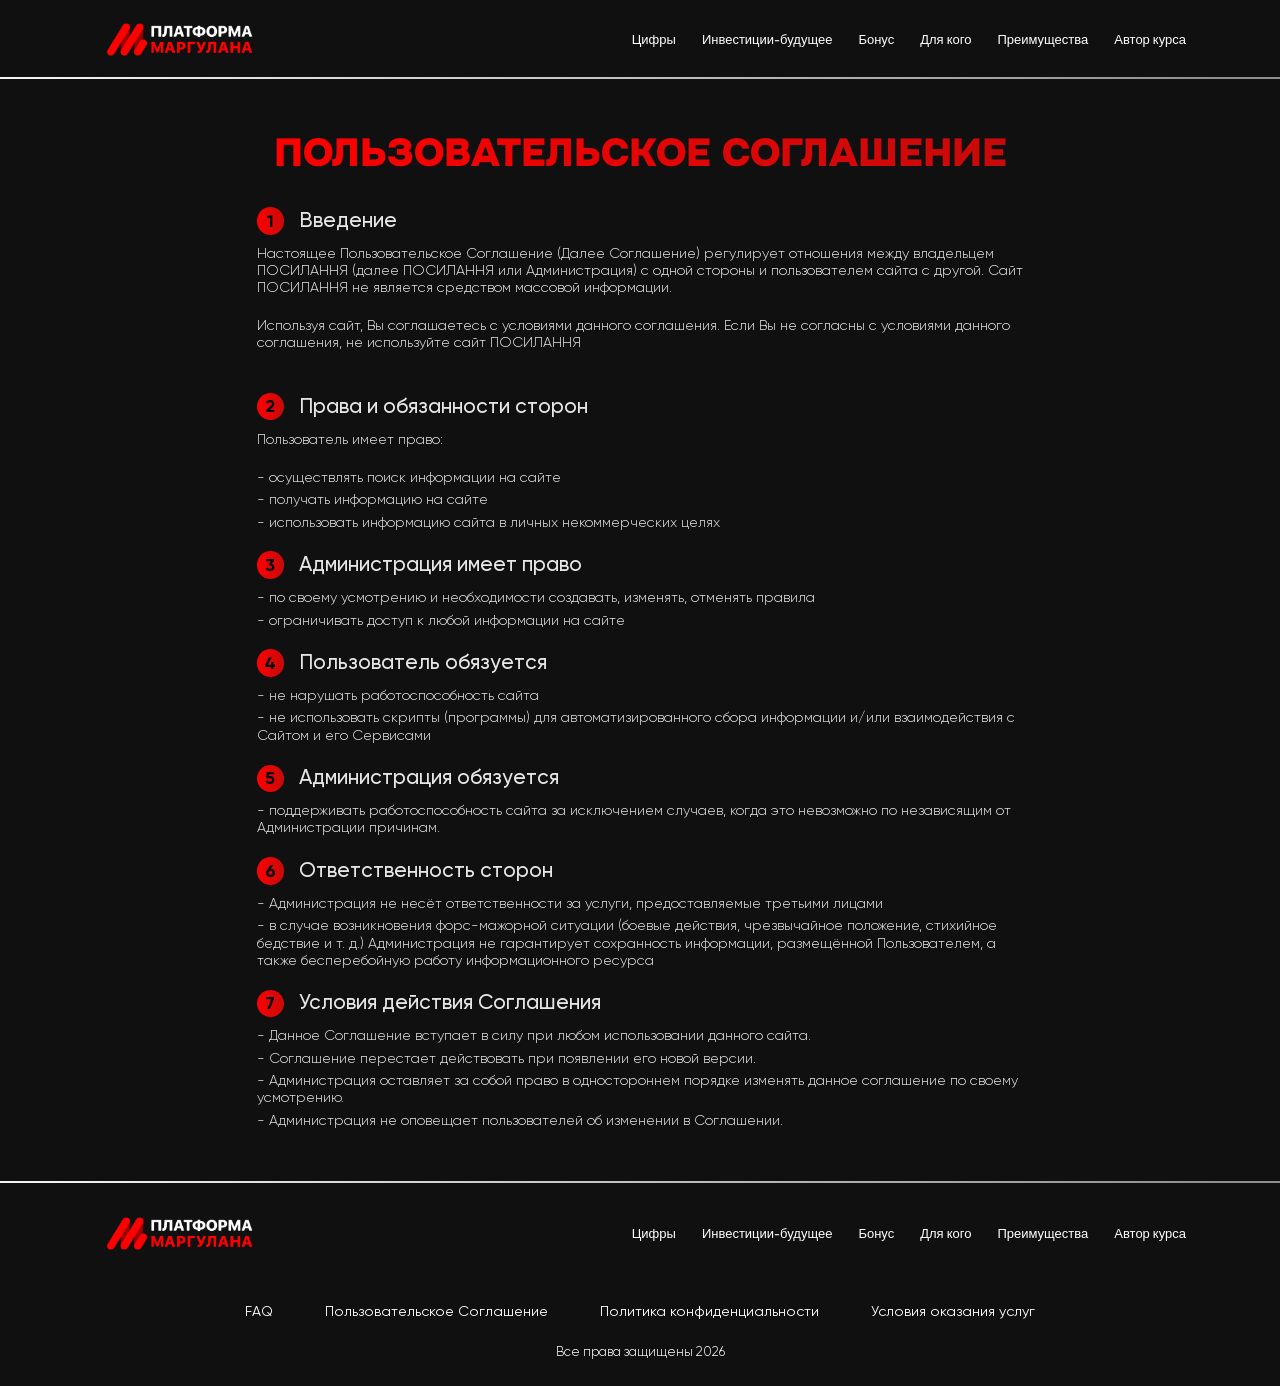
<file: user-agreement.html>
<!DOCTYPE html>
<html lang="ru">

<head>
  <meta charset="UTF-8">
  <meta name="viewport" content="width=device-width, initial-scale=1.0">
  <title>Margulan-Platform</title>
  <!-- favicon -->
  <link rel="icon" href="./images/logo/favicon.svg">
  <!-- favicon -->
  <!-- fonts -->
  <link rel="preconnect" href="https://fonts.googleapis.com">
  <link rel="preconnect" href="https://fonts.gstatic.com" crossorigin>
  <link href="https://fonts.googleapis.com/css2?family=Onest:wght@100..900&family=Outfit:wght@100..900&display=swap"
    rel="stylesheet">
  <link rel="stylesheet" href="./assets/fonts/Gilroy/stylesheet.css">
  <link rel="stylesheet" href="./assets/fonts/Inter/stylesheet.css">
  <!-- fonts -->
  <!-- css link -->
  <link rel="stylesheet" href="./assets/scss/style.css">
  <!-- css link -->
</head>

<body>
  <div class="wrapper">

    <!-- header -->
    <header class="header">
      <div class="container">
        <a href="/" class="header_logo">
          <img src="./assets/images/logo/header_logo.png" alt="">
        </a>
        <ul class="header_link">
          <li>
            <a href="#">
              Цифры
            </a>
          </li>
          <li>
            <a href="#">
              Инвестиции-будущее
            </a>
          </li>
          <li>
            <a href="#">
              Бонус
            </a>
          </li>
          <li>
            <a href="#">
              Для кого
            </a>
          </li>
          <li>
            <a href="#">
              Преимущества
            </a>
          </li>
          <li>
            <a href="#">
              Автор курса
            </a>
          </li>
        </ul>
        <button class="burger">
          <svg width="40" height="40" viewBox="0 0 40 40" fill="none" xmlns="http://www.w3.org/2000/svg">
            <path d="M6.6665 10H33.3332M11.6665 20H33.3332M16.6665 30H33.3332" stroke="url(#paint0_linear_22_1363)"
              stroke-width="3.33333" stroke-linecap="round" stroke-linejoin="round" />
            <defs>
              <linearGradient id="paint0_linear_22_1363" x1="6.6665" y1="20" x2="33.3332" y2="20"
                gradientUnits="userSpaceOnUse">
                <stop stop-color="#FF0000" />
                <stop offset="1" stop-color="#EB2323" />
              </linearGradient>
            </defs>
          </svg>
        </button>
      </div>
    </header>
    <!-- header -->

    <!-- main -->
    <main>

      <!-- policy -->
      <section class="policy">
        <div class="container">
          <h1>
            Пользовательское Соглашение
          </h1>
          <div class="policy_in">
            <div class="policy_block">
              <div class="title">
                <div class="number"><span>1</span></div>
                <h3>Введение</h3>
              </div>
              <p>
                Настоящее Пользовательское Соглашение (Далее Соглашение) регулирует отношения между владельцем ПОСИЛАННЯ
                (далее
                ПОСИЛАННЯ или Администрация) с одной стороны и пользователем сайта с другой.
                Сайт ПОСИЛАННЯ не является средством массовой информации.
              </p>
              <p>
                Используя сайт, Вы соглашаетесь с условиями данного соглашения.
                Если Вы не согласны с условиями данного соглашения, не используйте сайт ПОСИЛАННЯ
              </p>
            </div>

            <div class="policy_block">
              <div class="title">
                <div class="number"><span>2</span></div>
                <h3>Права и обязанности сторон</h3>
              </div>
              <p>Пользователь имеет право:</p>
              <ul>
                <li>- осуществлять поиск информации на сайте</li>
                <li>- получать информацию на сайте</li>
                <li>- использовать информацию сайта в личных некоммерческих целях</li>
              </ul>
            </div>

            <div class="policy_block">
              <div class="title">
                <div class="number"><span>3</span></div>
                <h3>Администрация имеет право</h3>
              </div>
              <ul>
                <li>- по своему усмотрению и необходимости создавать, изменять, отменять правила</li>
                <li>- ограничивать доступ к любой информации на сайте</li>
              </ul>
            </div>

            <div class="policy_block">
              <div class="title">
                <div class="number"><span>4</span></div>
                <h3>Пользователь обязуется</h3>
              </div>
              <ul>
                <li>- не нарушать работоспособность сайта</li>
                <li>- не использовать скрипты (программы) для автоматизированного сбора информации и/или взаимодействия
                  с Сайтом и
                  его Сервисами</li>
              </ul>
            </div>

            <div class="policy_block">
              <div class="title">
                <div class="number"><span>5</span></div>
                <h3>Администрация обязуется</h3>
              </div>
              <ul>
                <li>- поддерживать работоспособность сайта за исключением случаев, когда это невозможно по независящим
                  от
                  Администрации причинам.</li>
              </ul>
            </div>

            <div class="policy_block">
              <div class="title">
                <div class="number"><span>6</span></div>
                <h3>Ответственность сторон</h3>
              </div>
              <ul>
                <li>- Администрация не несёт ответственности за услуги, предоставляемые третьими лицами</li>
                <li>- в случае возникновения форс-мажорной ситуации (боевые действия, чрезвычайное положение, стихийное
                  бедствие и
                  т. д.) Администрация не гарантирует сохранность информации, размещённой Пользователем, а также
                  бесперебойную
                  работу информационного ресурса</li>
              </ul>
            </div>

            <div class="policy_block">
              <div class="title">
                <div class="number"><span>7</span></div>
                <h3>Условия действия Соглашения</h3>
              </div>
              <ul>
                <li>- Данное Соглашение вступает в силу при любом использовании данного сайта.</li>
                <li>- Соглашение перестает действовать при появлении его новой версии.</li>
                <li>- Администрация оставляет за собой право в одностороннем порядке изменять данное соглашение по
                  своему
                  усмотрению.</li>
                <li>- Администрация не оповещает пользователей об изменении в Соглашении.</li>
              </ul>
            </div>
          </div>
        </div>
      </section>
      <!-- policy -->

    </main>
    <!-- main -->

    <!-- footer -->
    <footer class="footer">
      <div class="container">
        <div class="footer_top">
          <a href="/" class="footer_logo">
            <img src="./assets/images/logo/header_logo.png" alt="">
          </a>
          <ul class="footer_link">
            <li>
              <a href="#">
                Цифры
              </a>
            </li>
            <li>
              <a href="#">
                Инвестиции-будущее
              </a>
            </li>
            <li>
              <a href="#">
                Бонус
              </a>
            </li>
            <li>
              <a href="#">
                Для кого
              </a>
            </li>
            <li>
              <a href="#">
                Преимущества
              </a>
            </li>
            <li>
              <a href="#">
                Автор курса
              </a>
            </li>
          </ul>
        </div>
        <ul class="footer_bottom">
          <li>
            <a href="#">
              FAQ
            </a>
          </li>
          <li>
            <a href="./user-agreement.html">
              Пользовательское Соглашение
            </a>
          </li>
          <li>
            <a href="./policy.html">
              Политика конфиденциальности
            </a>
          </li>
          <li>
            <a href="./terms-service.html">
              Условия оказания услуг
            </a>
          </li>
        </ul>
        <span class="end_text">
          Все права защищены 2026
        </span>
      </div>
    </footer>
    <!-- footer -->
  </div>

  <!-- js file -->
  <script src="./assets/scripts/main.js" defer></script>
  <!-- js file -->
</body>

</html>
</file>
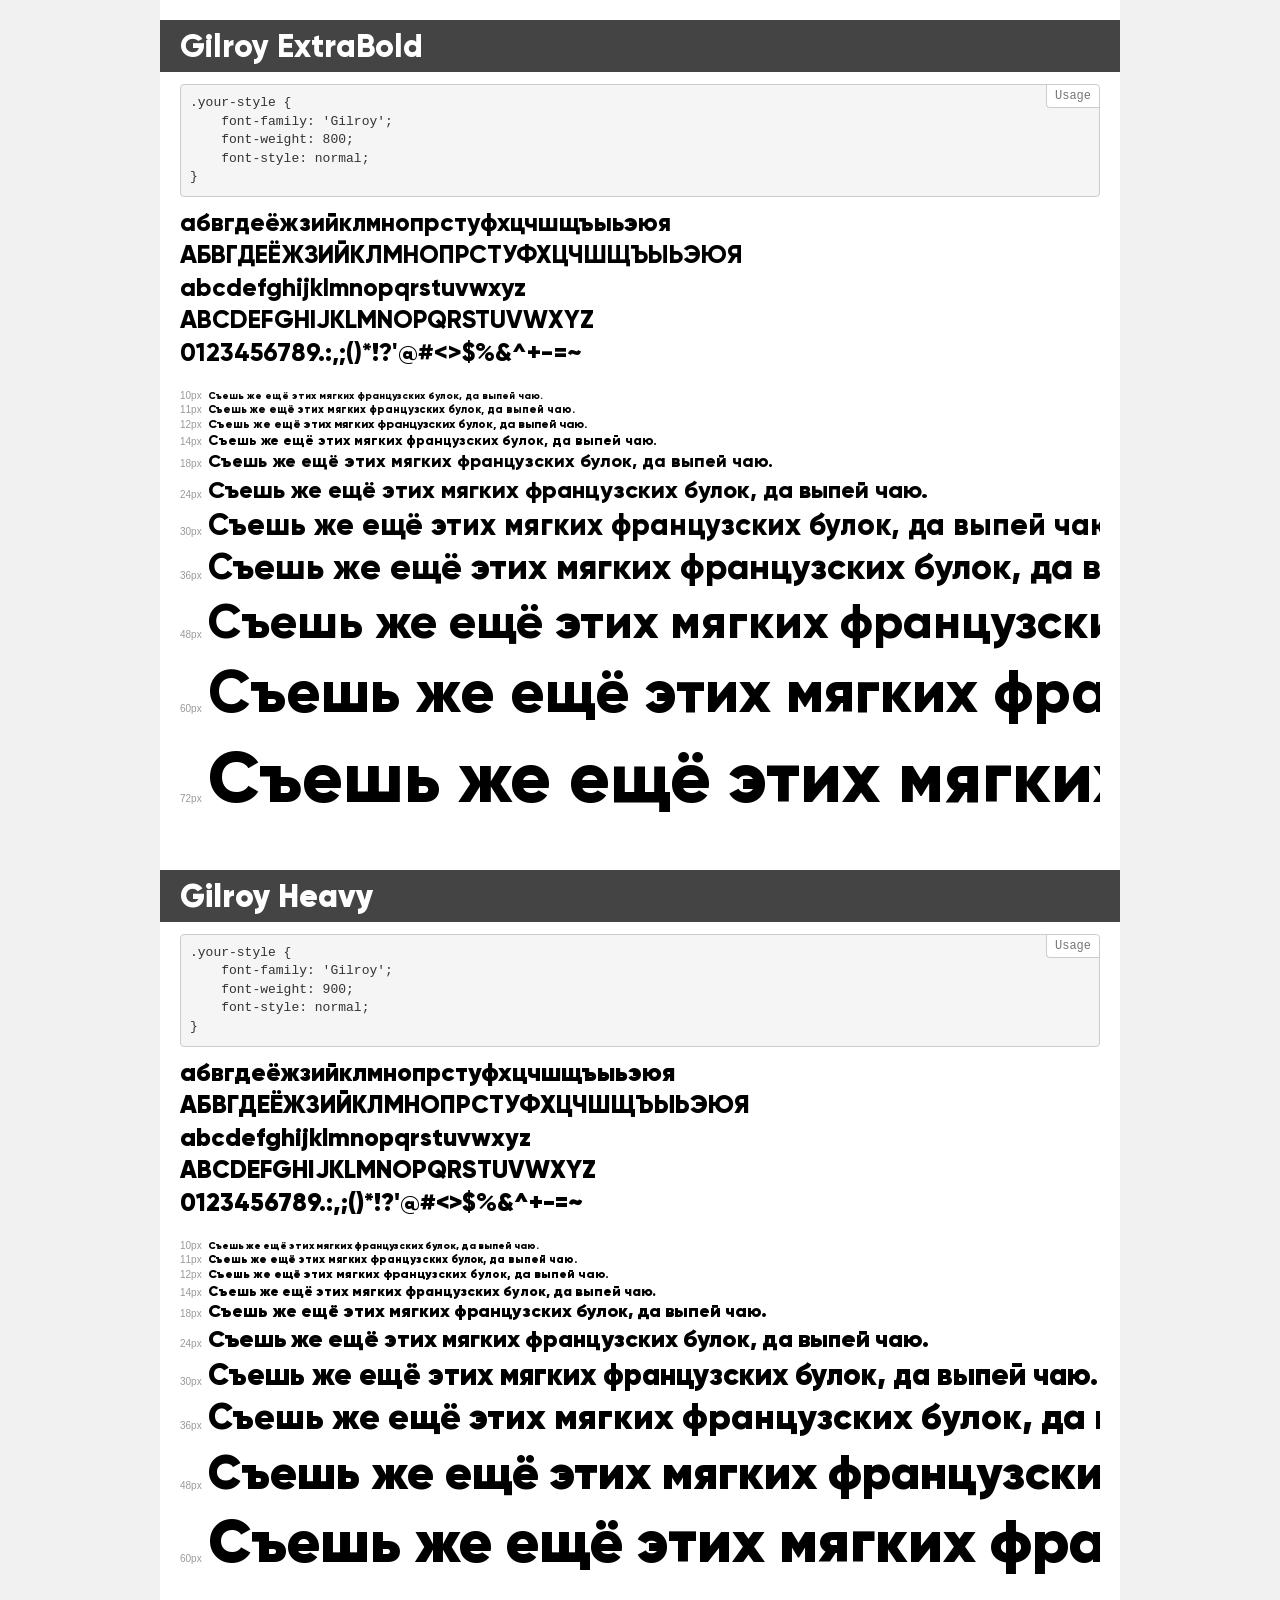
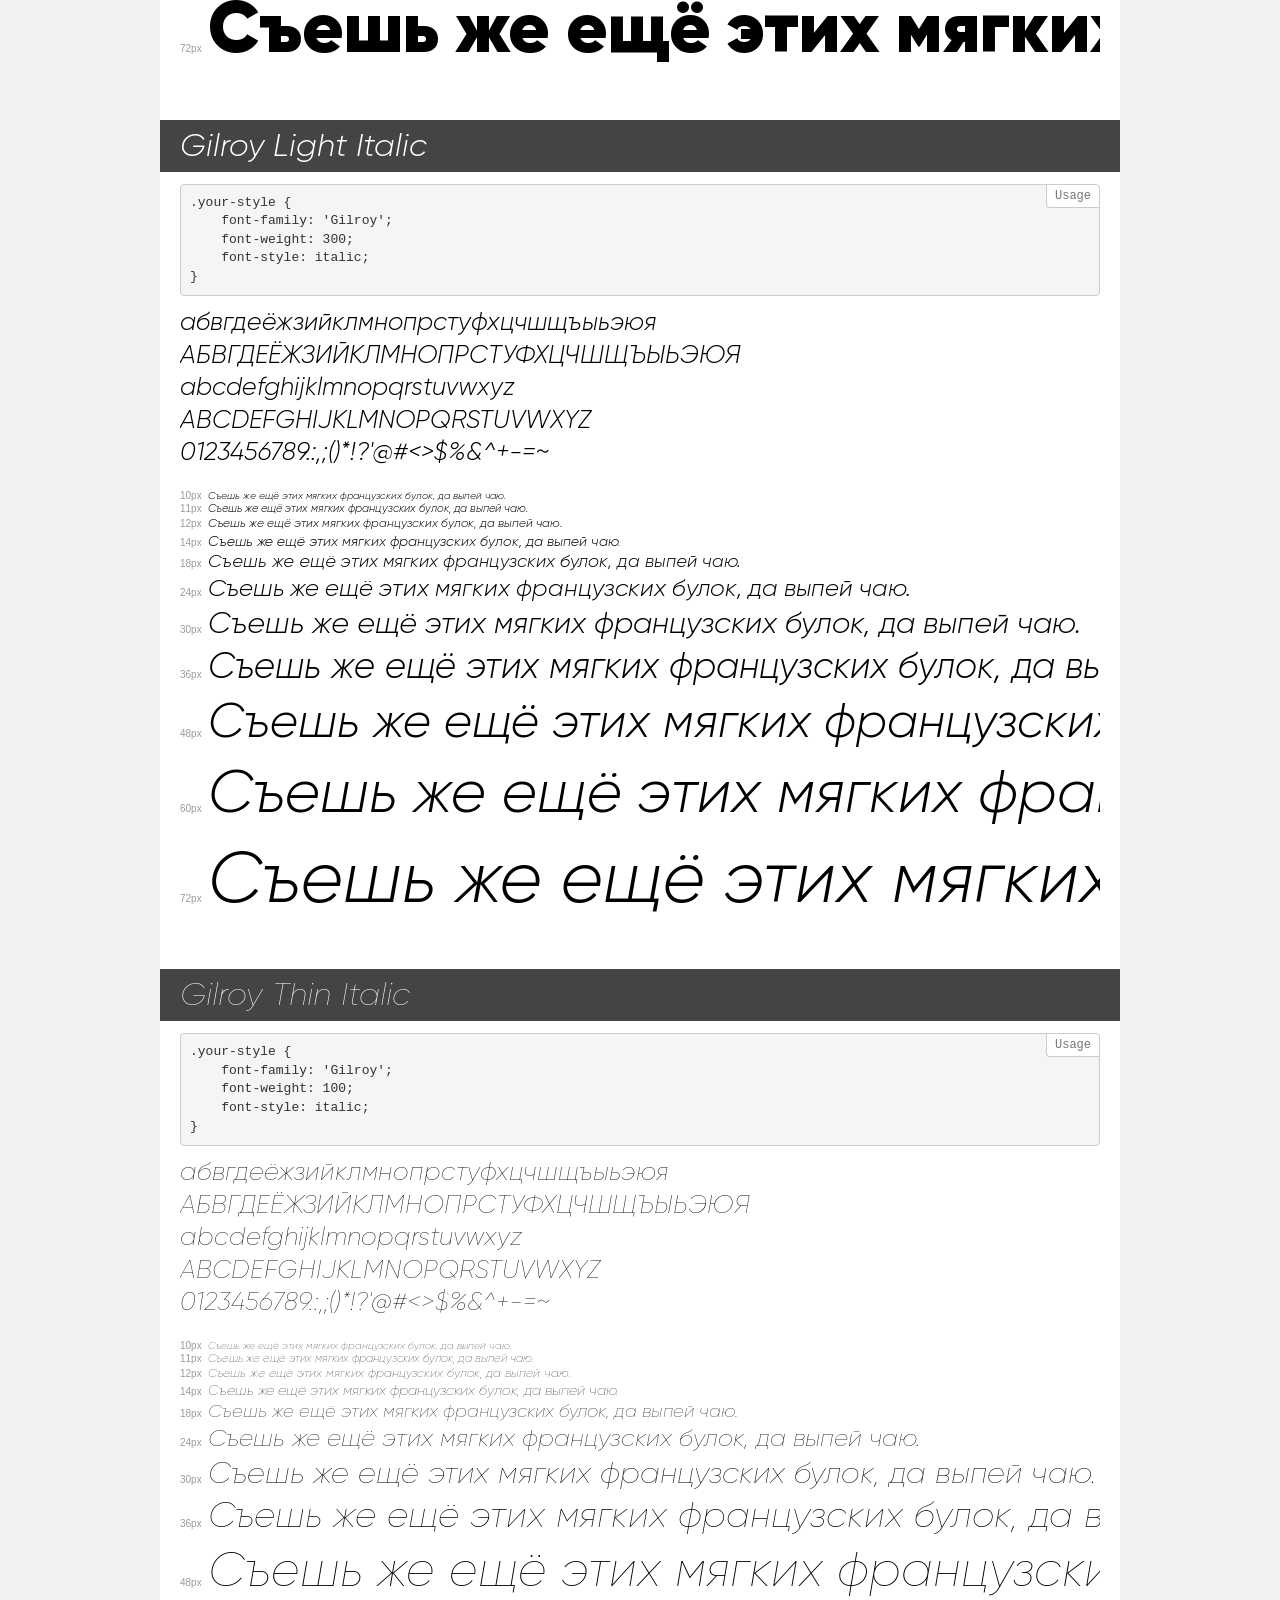
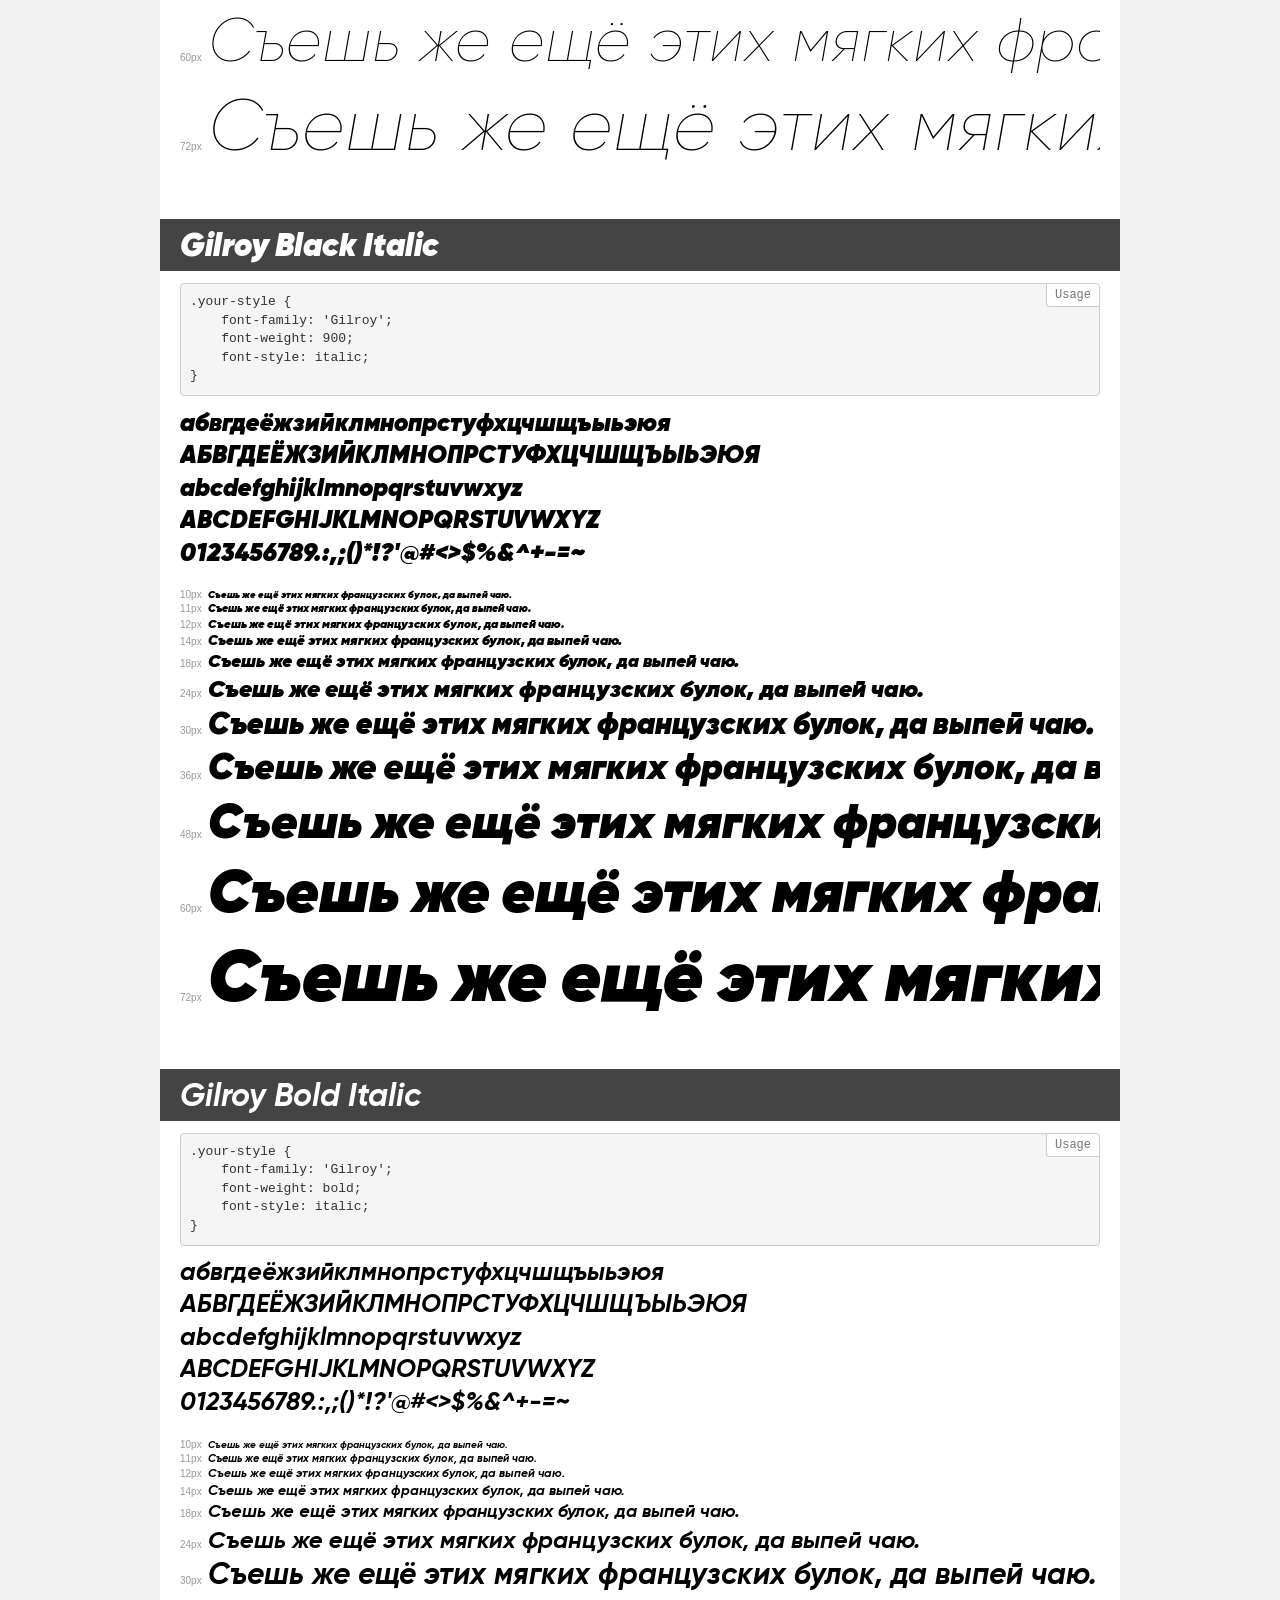
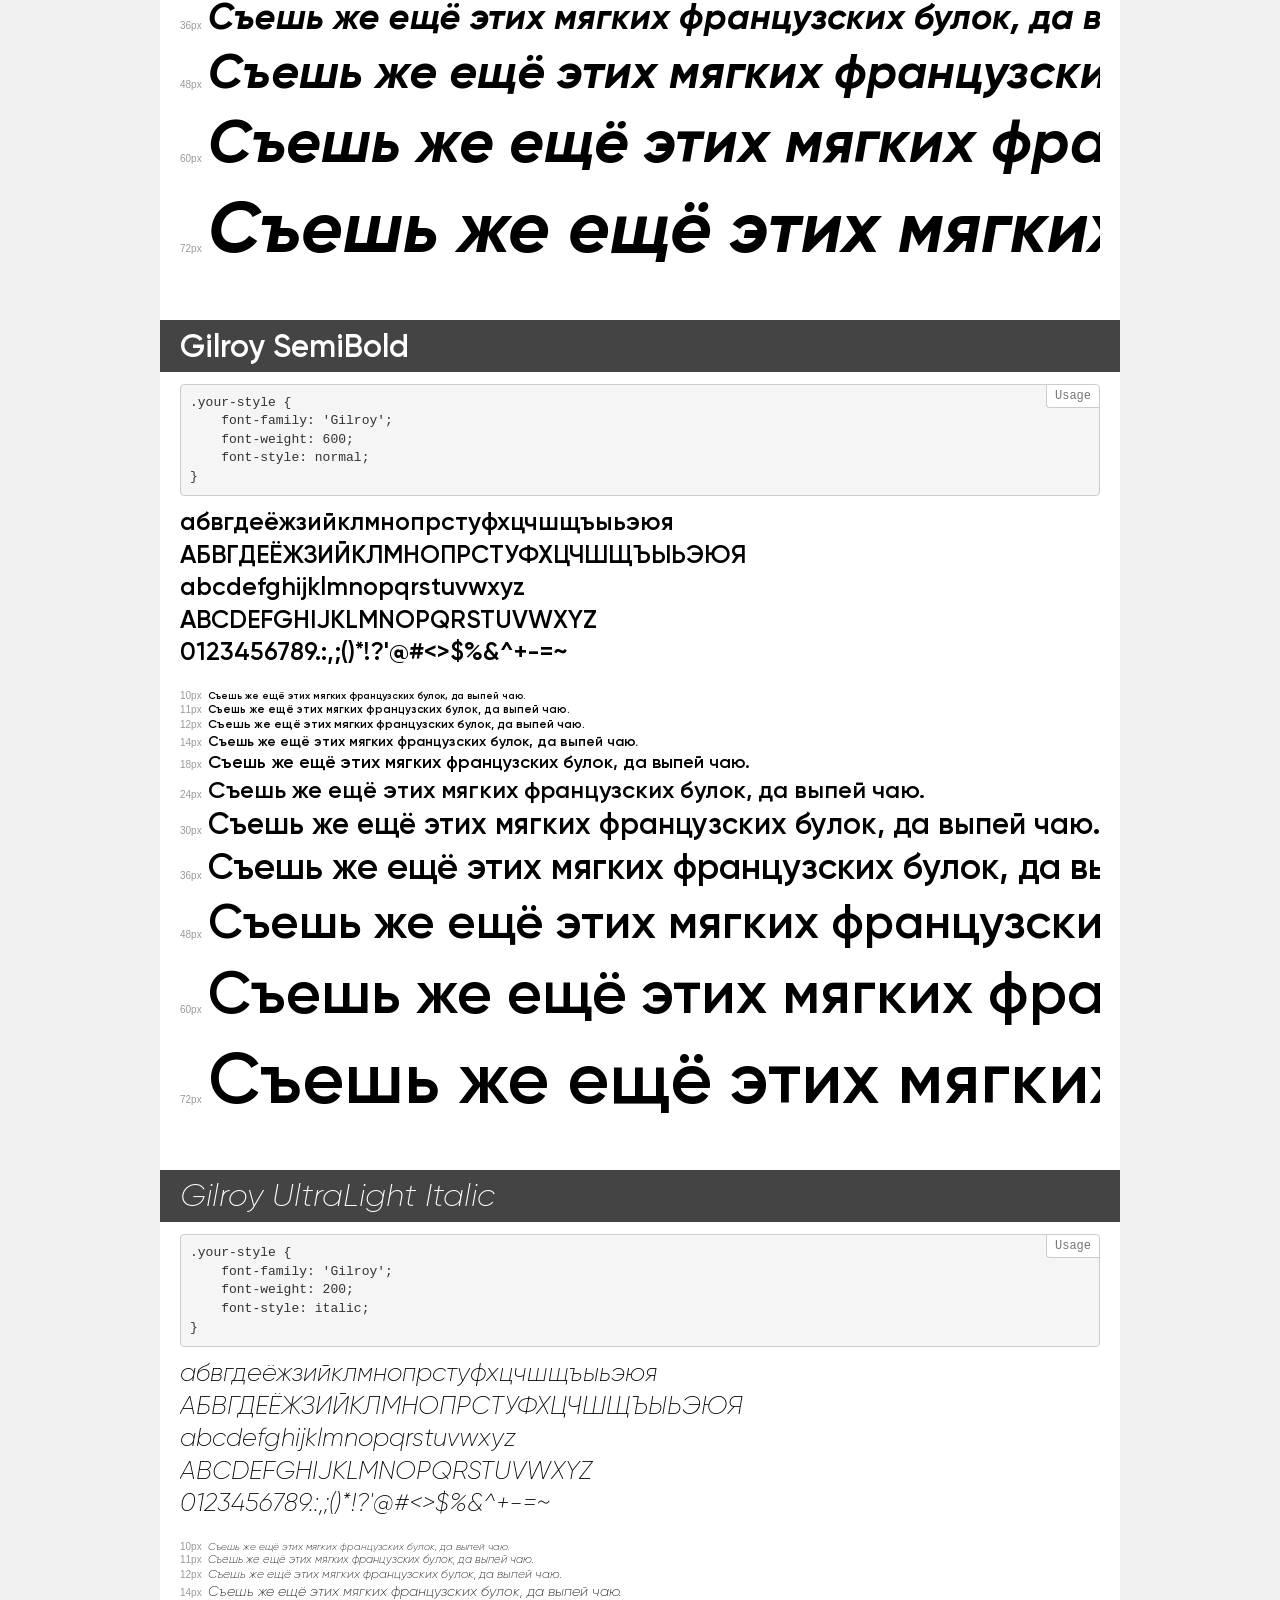
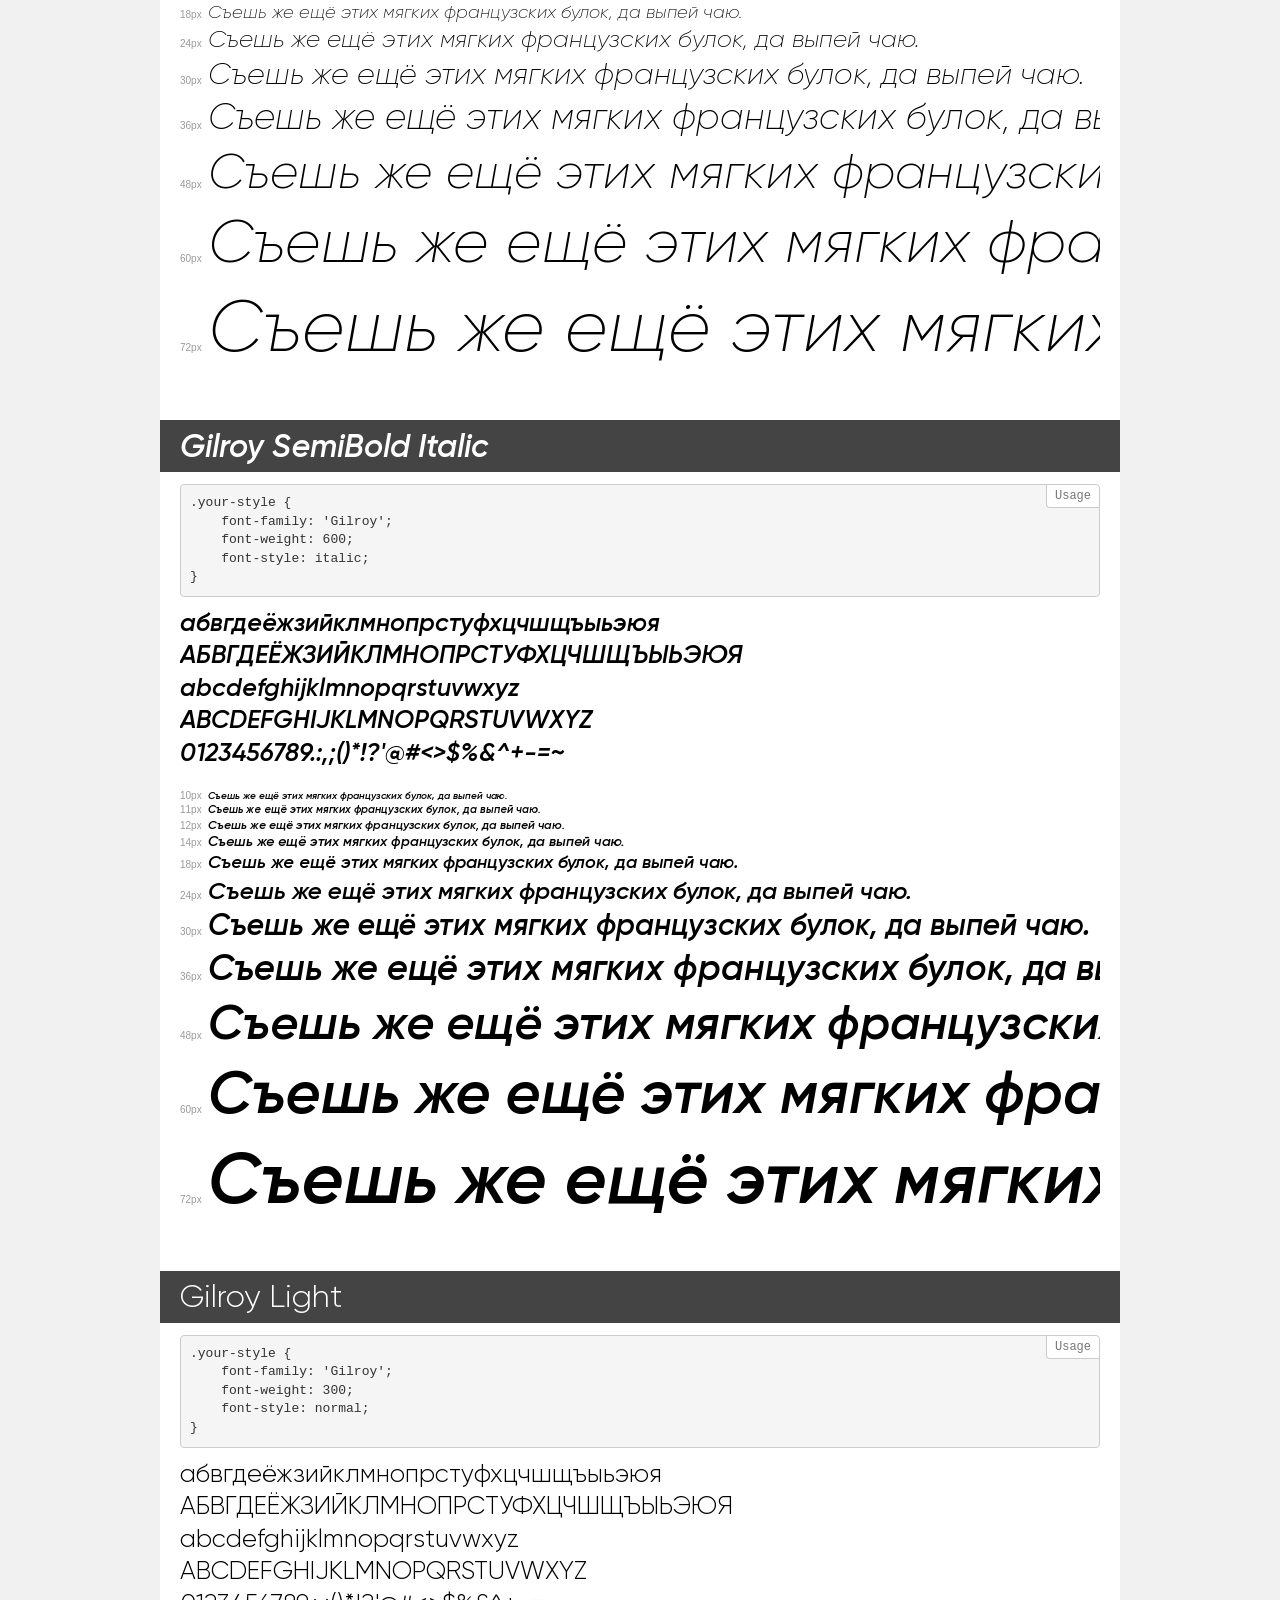
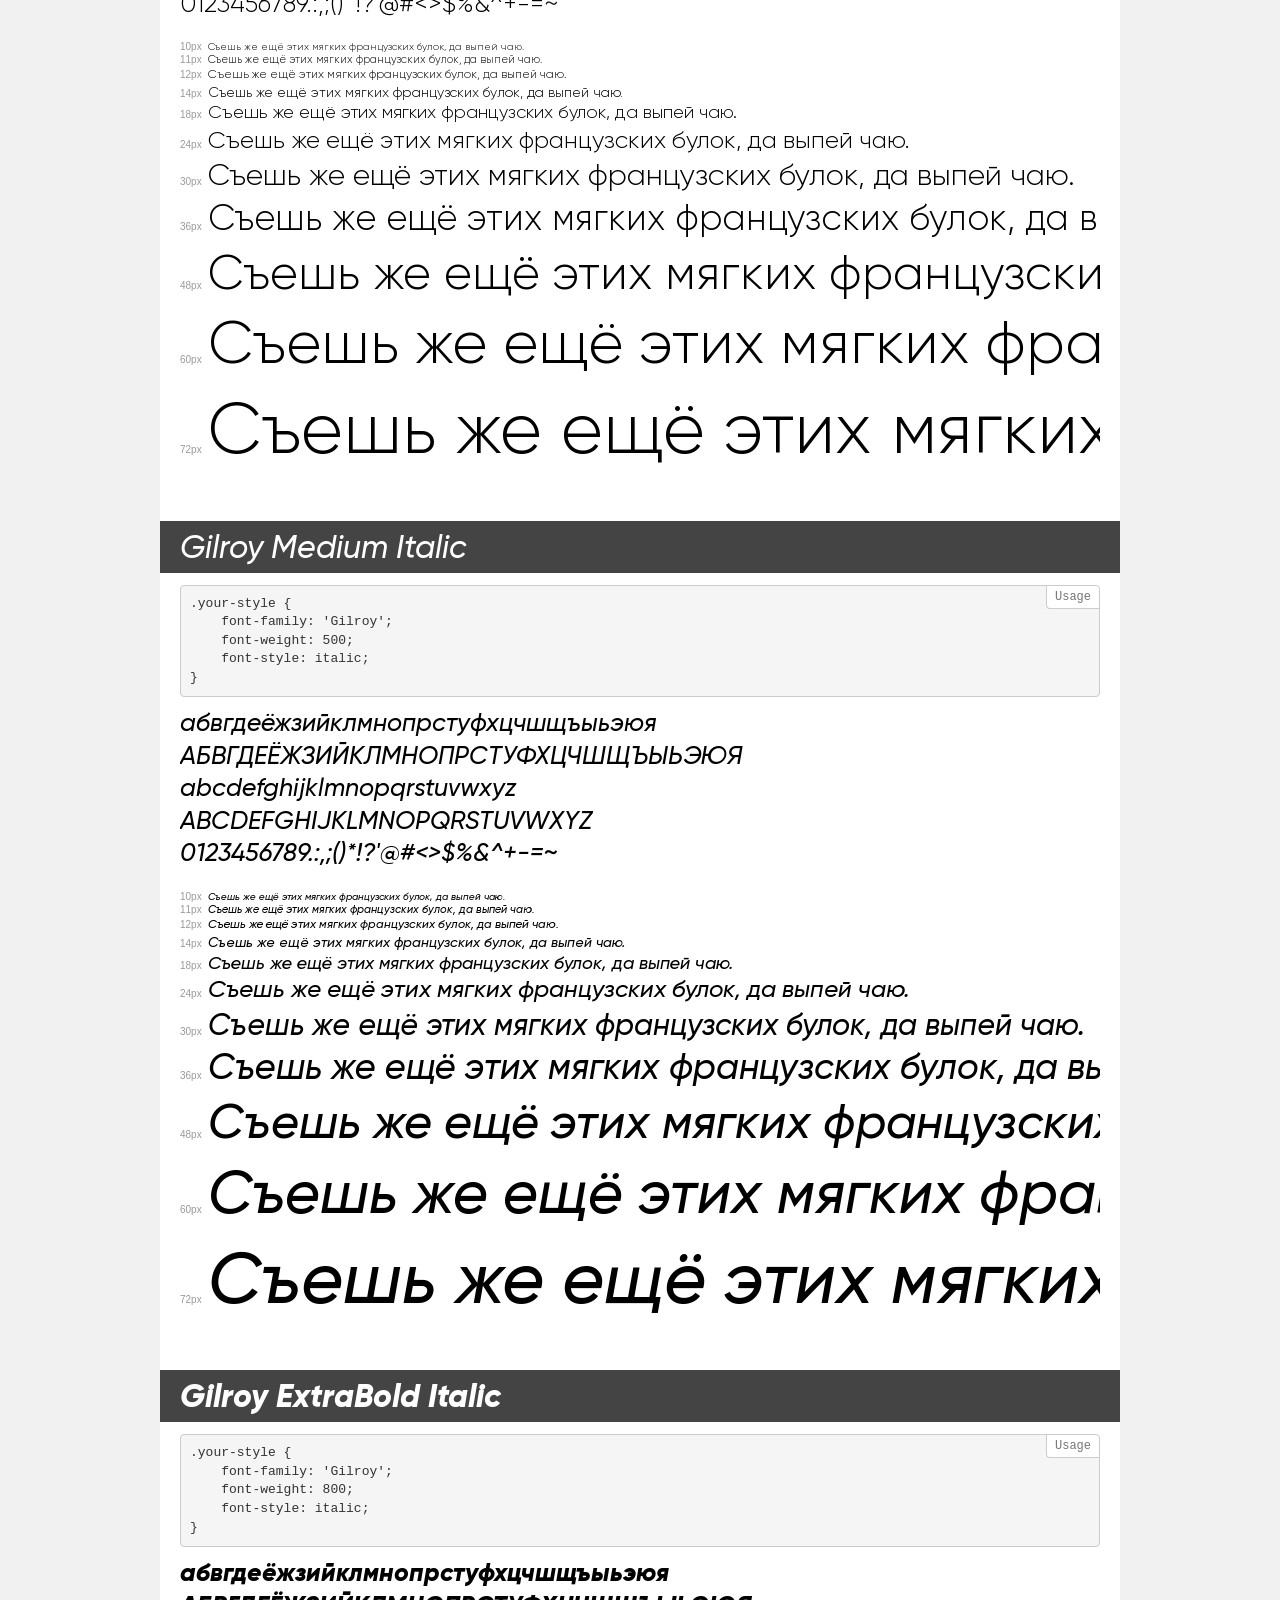
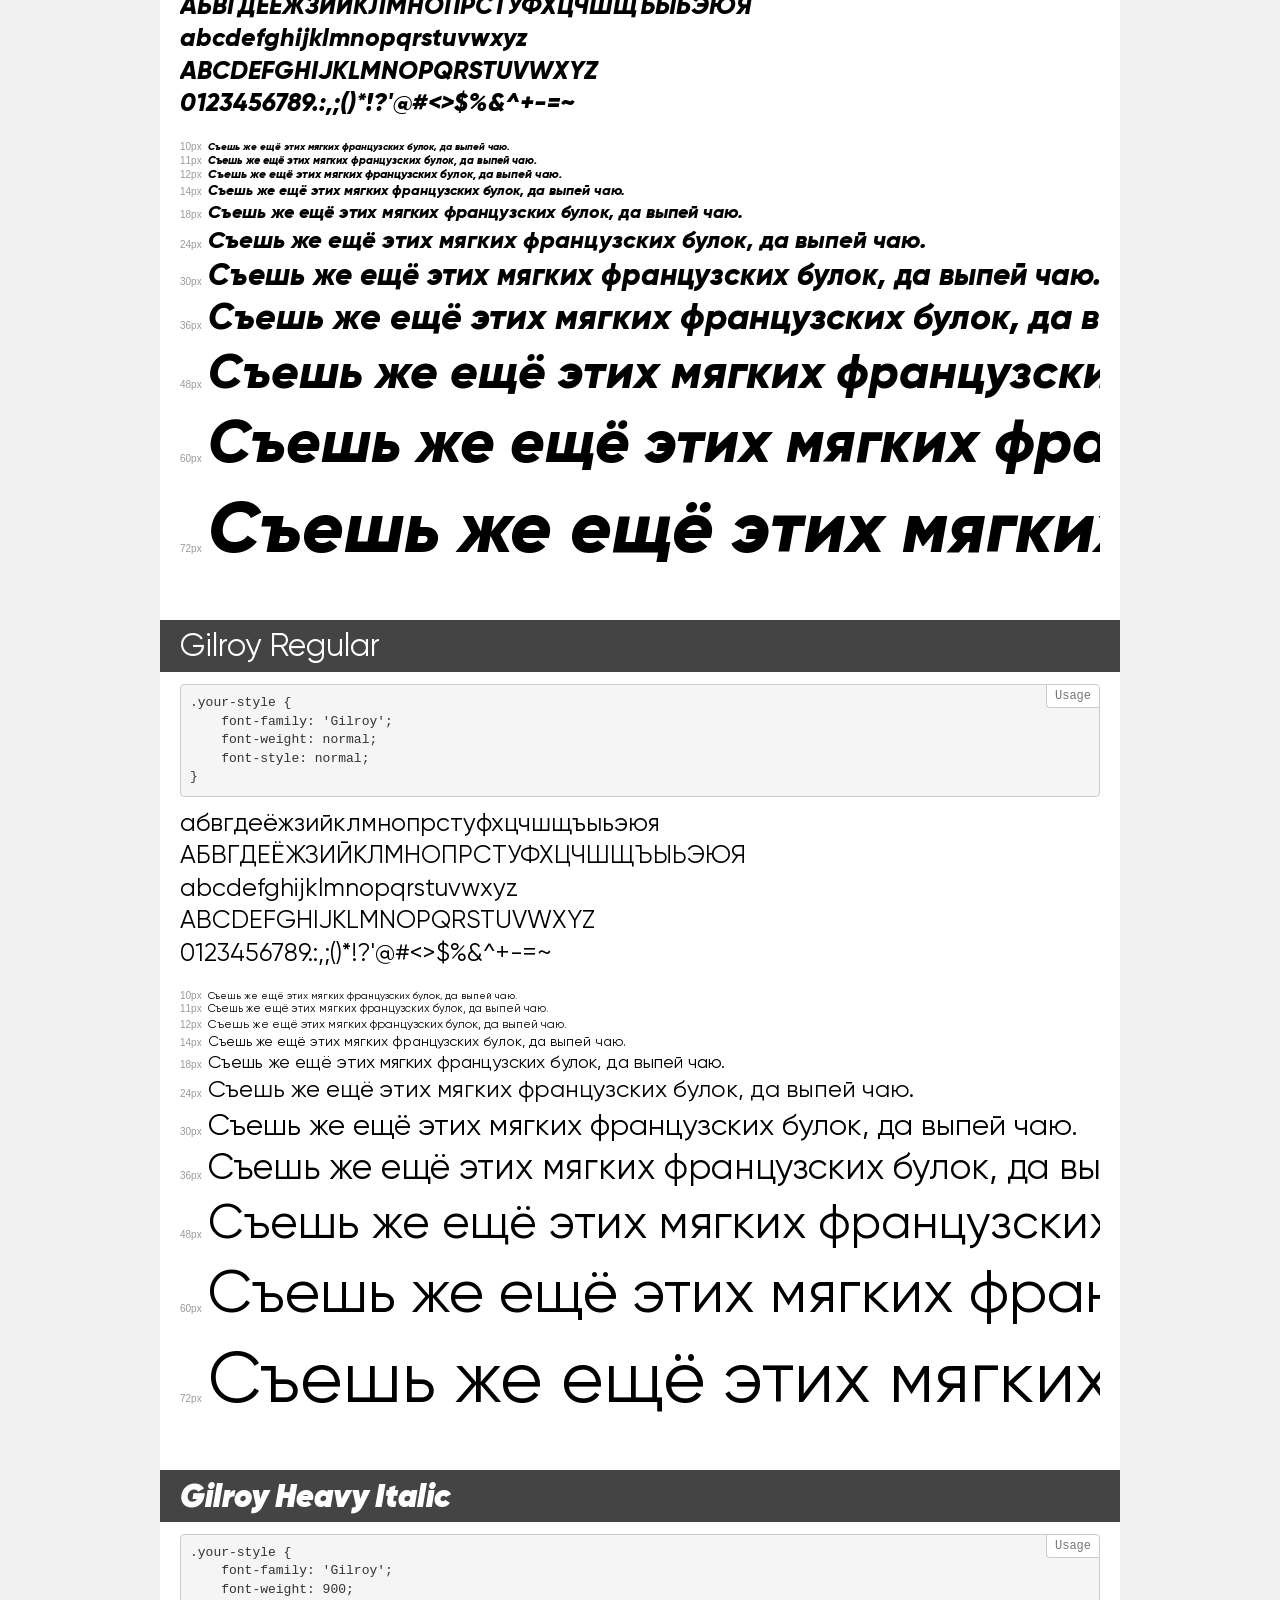
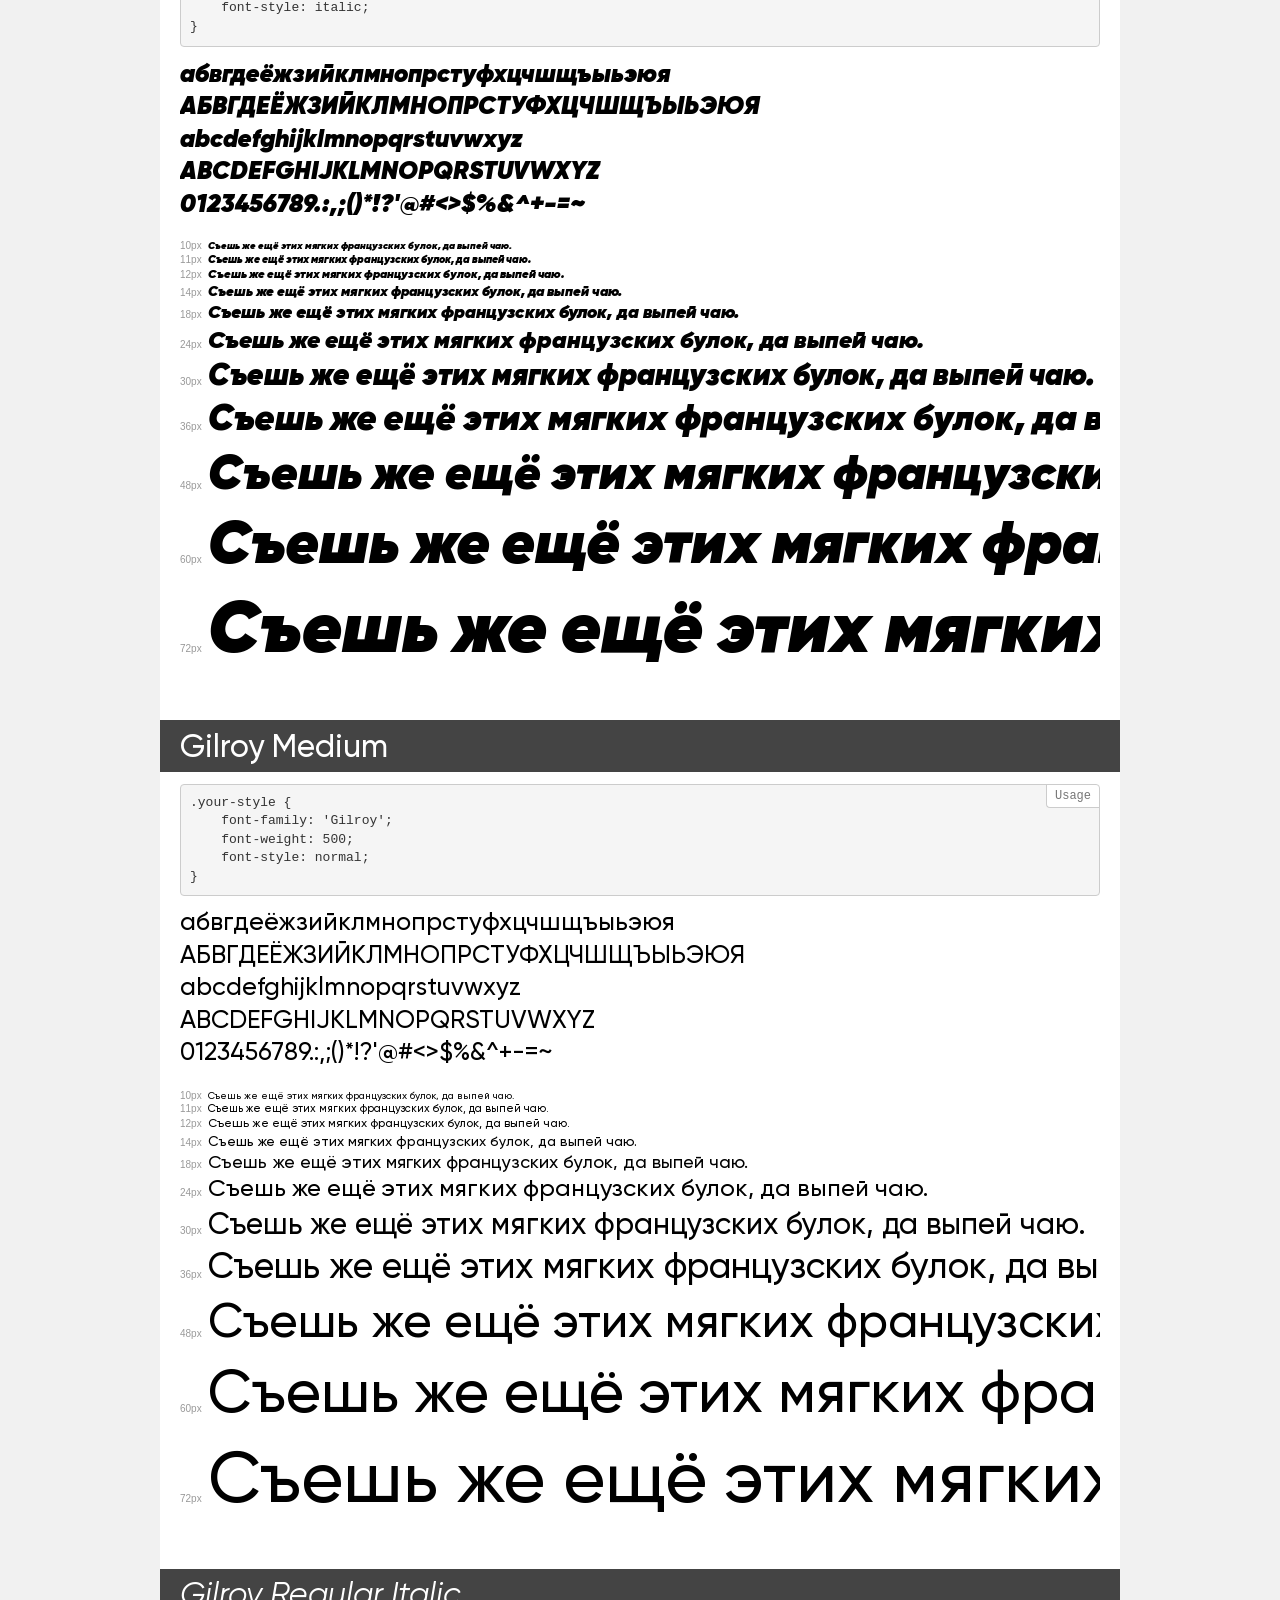
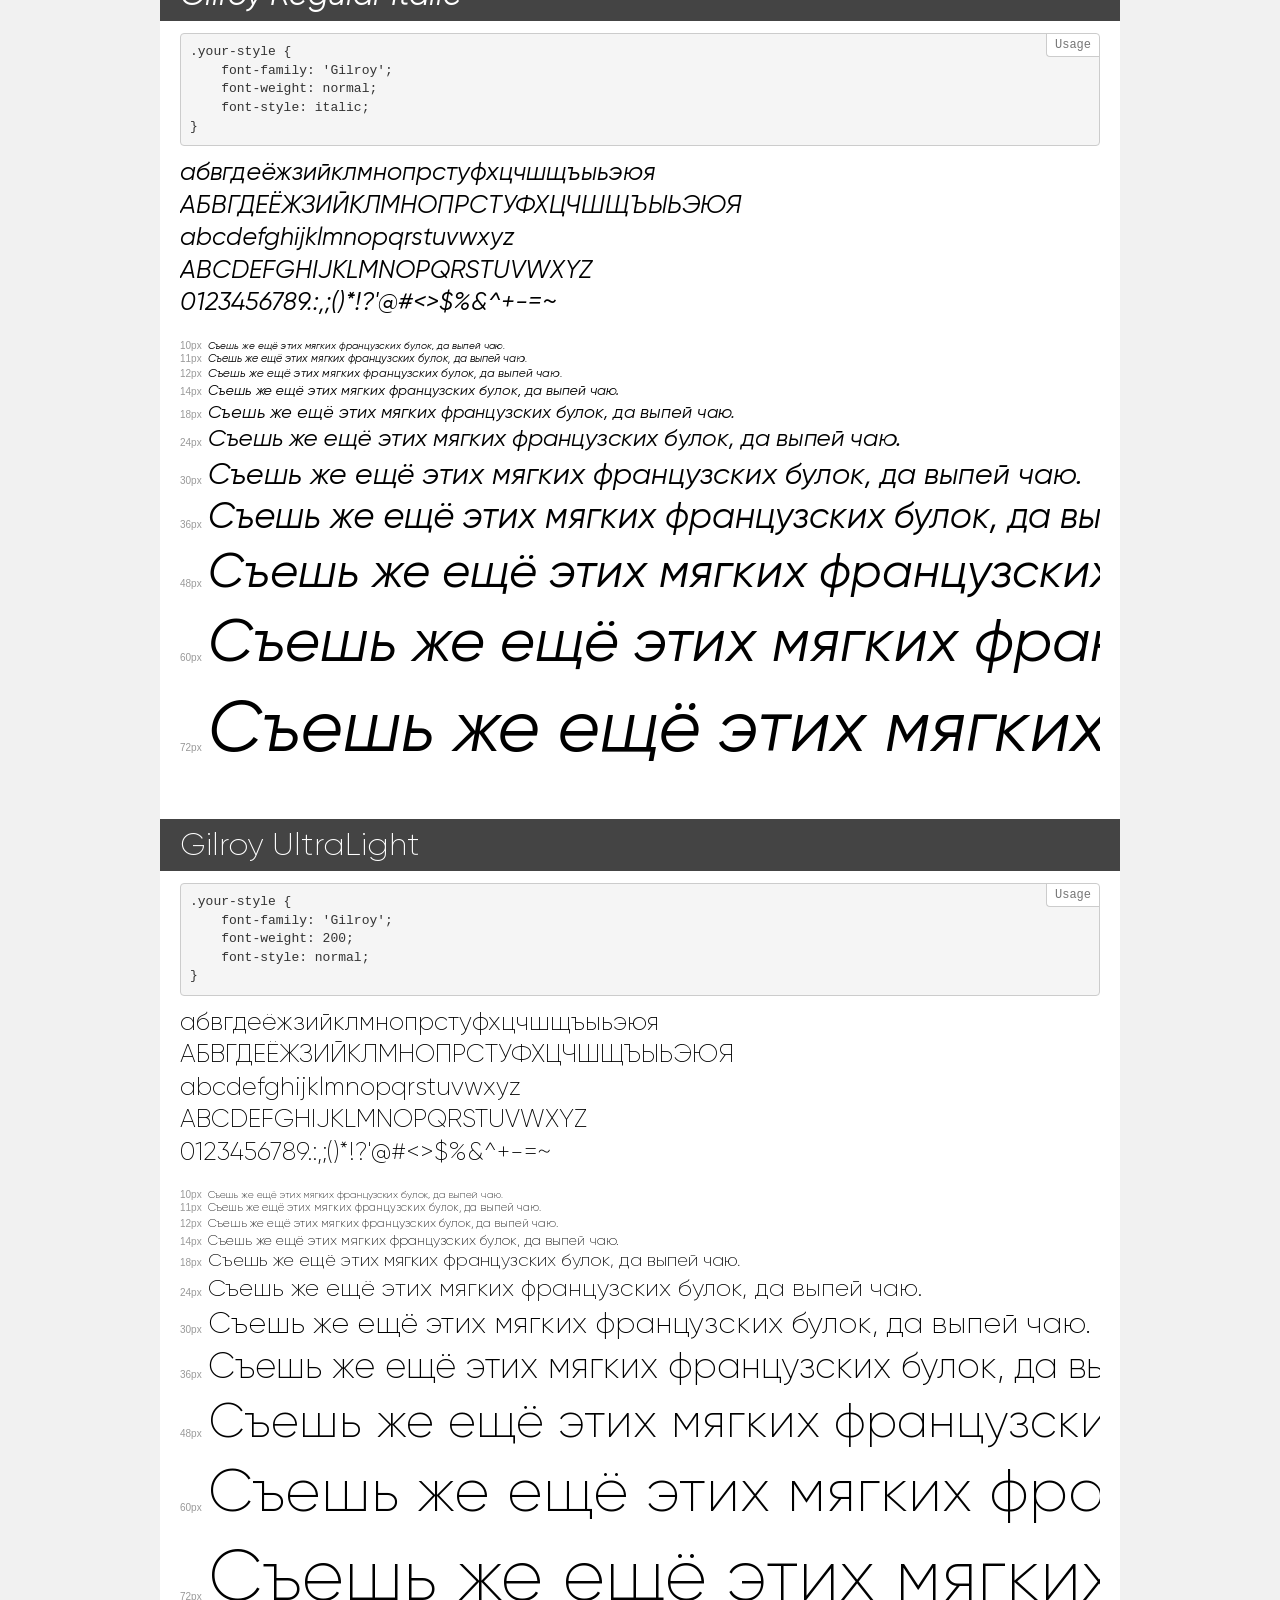
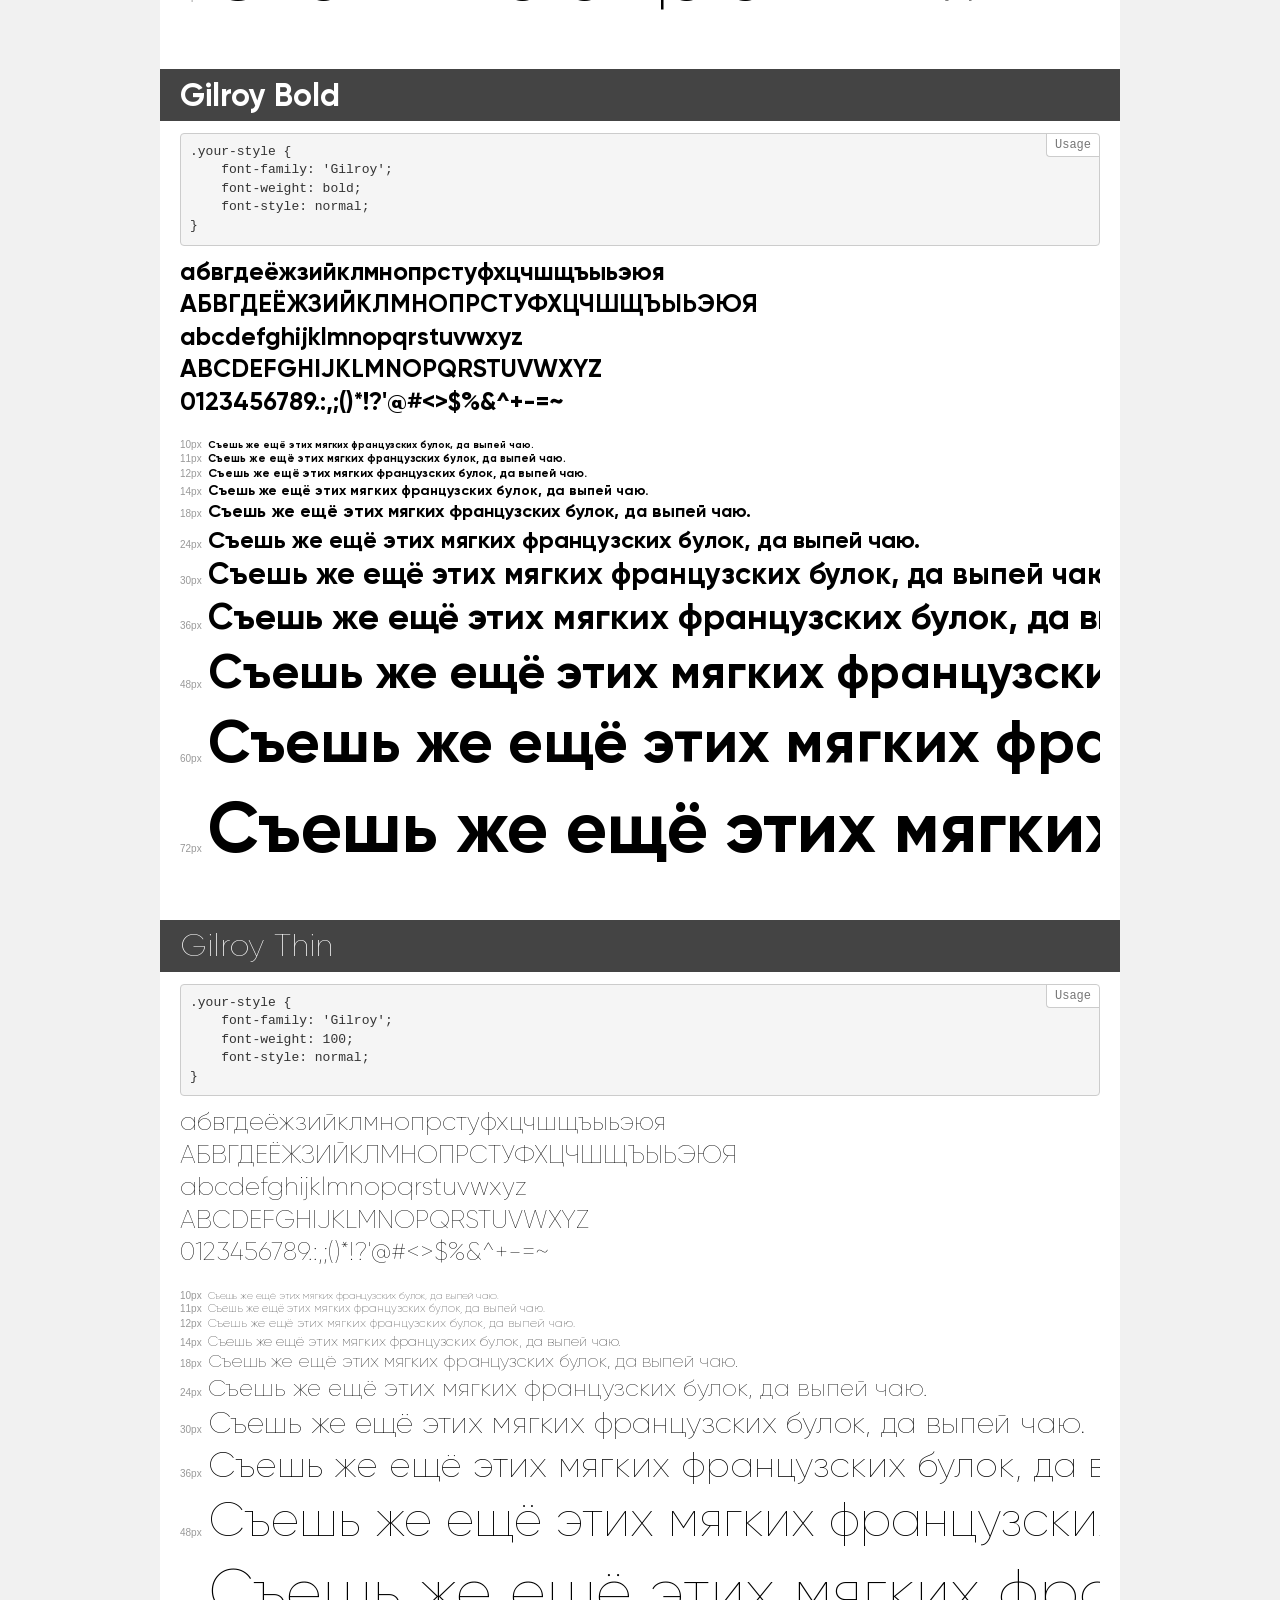
<file: assets/fonts/Gilroy/demo.html>
<!DOCTYPE html>
<html>
<head>
    <meta charset="utf-8">
    <meta http-equiv="X-UA-Compatible" content="IE=edge">
    <meta name="viewport" content="width=device-width, initial-scale=1">
    <meta name="robots" content="noindex, noarchive">
    <meta name="format-detection" content="telephone=no">
    <title>Transfonter demo</title>
    <link href="stylesheet.css" rel="stylesheet">
    <style>
        /*
        http://meyerweb.com/eric/tools/css/reset/
        v2.0 | 20110126
        License: none (public domain)
        */
        html, body, div, span, applet, object, iframe,
        h1, h2, h3, h4, h5, h6, p, blockquote, pre,
        a, abbr, acronym, address, big, cite, code,
        del, dfn, em, img, ins, kbd, q, s, samp,
        small, strike, strong, sub, sup, tt, var,
        b, u, i, center,
        dl, dt, dd, ol, ul, li,
        fieldset, form, label, legend,
        table, caption, tbody, tfoot, thead, tr, th, td,
        article, aside, canvas, details, embed,
        figure, figcaption, footer, header, hgroup,
        menu, nav, output, ruby, section, summary,
        time, mark, audio, video {
            margin: 0;
            padding: 0;
            border: 0;
            font-size: 100%;
            font: inherit;
            vertical-align: baseline;
        }
        /* HTML5 display-role reset for older browsers */
        article, aside, details, figcaption, figure,
        footer, header, hgroup, menu, nav, section {
            display: block;
        }
        body {
            line-height: 1;
        }
        ol, ul {
            list-style: none;
        }
        blockquote, q {
            quotes: none;
        }
        blockquote:before, blockquote:after,
        q:before, q:after {
            content: '';
            content: none;
        }
        table {
            border-collapse: collapse;
            border-spacing: 0;
        }
        /* common styles */
        body {
            background: #f1f1f1;
            color: #000;
        }
        .page {
            background: #fff;
            width: 920px;
            margin: 0 auto;
            padding: 20px 20px 0 20px;
            overflow: hidden;
        }
        .font-container {
            overflow-x: auto;
            overflow-y: hidden;
            margin-bottom: 40px;
            line-height: 1.3;
            white-space: nowrap;
            padding-bottom: 5px;
        }
        h1 {
            position: relative;
            background: #444;
            font-size: 32px;
            color: #fff;
            padding: 10px 20px;
            margin: 0 -20px 12px -20px;
        }
        .letters {
            font-size: 25px;
            margin-bottom: 20px;
        }
        .s10:before {
            content: '10px';
        }
        .s11:before {
            content: '11px';
        }
        .s12:before {
            content: '12px';
        }
        .s14:before {
            content: '14px';
        }
        .s18:before {
            content: '18px';
        }
        .s24:before {
            content: '24px';
        }
        .s30:before {
            content: '30px';
        }
        .s36:before {
            content: '36px';
        }
        .s48:before {
            content: '48px';
        }
        .s60:before {
            content: '60px';
        }
        .s72:before {
            content: '72px';
        }
        .s10:before, .s11:before, .s12:before, .s14:before,
        .s18:before, .s24:before, .s30:before, .s36:before,
        .s48:before, .s60:before, .s72:before {
            font-family: Arial, sans-serif;
            font-size: 10px;
            font-weight: normal;
            font-style: normal;
            color: #999;
            padding-right: 6px;
        }
        pre {
            display: block;
            position: relative;
            padding: 9px;
            margin: 0 0 10px;
            font-family: Monaco, Menlo, Consolas, "Courier New", monospace !important;
            font-size: 13px;
            line-height: 1.428571429;
            color: #333;
            font-weight: normal !important;
            font-style: normal !important;
            background-color: #f5f5f5;
            border: 1px solid #ccc;
            overflow-x: auto;
            border-radius: 4px;
        }
        pre:after {
            display: block;
            position: absolute;
            right: 0;
            top: 0;
            content: 'Usage';
            line-height: 1;
            padding: 5px 8px;
            font-size: 12px;
            color: #767676;
            background-color: #fff;
            border: 1px solid #ccc;
            border-right: none;
            border-top: none;
            border-radius: 0 4px 0 4px;
            z-index: 10;
        }
        /* responsive */
        @media (max-width: 959px) {
            .page {
                width: auto;
                margin: 0;
            }
        }
    </style>
</head>
<body>
<div class="page">
    <div class="demo" style="font-family: 'Gilroy'; font-weight: 800; font-style: normal;">
        <h1>Gilroy ExtraBold</h1>
        <pre>.your-style {
    font-family: 'Gilroy';
    font-weight: 800;
    font-style: normal;
}</pre>
        <div class="font-container">
            <p class="letters">
                абвгдеёжзийклмнопрстуфхцчшщъыьэюя<br>
АБВГДЕЁЖЗИЙКЛМНОПРСТУФХЦЧШЩЪЫЬЭЮЯ<br>
abcdefghijklmnopqrstuvwxyz<br>
ABCDEFGHIJKLMNOPQRSTUVWXYZ<br>
                0123456789.:,;()*!?'@#<>$%&^+-=~
            </p>
            <p class="s10" style="font-size: 10px;">Съешь же ещё этих мягких французских булок, да выпей чаю.</p>
            <p class="s11" style="font-size: 11px;">Съешь же ещё этих мягких французских булок, да выпей чаю.</p>
            <p class="s12" style="font-size: 12px;">Съешь же ещё этих мягких французских булок, да выпей чаю.</p>
            <p class="s14" style="font-size: 14px;">Съешь же ещё этих мягких французских булок, да выпей чаю.</p>
            <p class="s18" style="font-size: 18px;">Съешь же ещё этих мягких французских булок, да выпей чаю.</p>
            <p class="s24" style="font-size: 24px;">Съешь же ещё этих мягких французских булок, да выпей чаю.</p>
            <p class="s30" style="font-size: 30px;">Съешь же ещё этих мягких французских булок, да выпей чаю.</p>
            <p class="s36" style="font-size: 36px;">Съешь же ещё этих мягких французских булок, да выпей чаю.</p>
            <p class="s48" style="font-size: 48px;">Съешь же ещё этих мягких французских булок, да выпей чаю.</p>
            <p class="s60" style="font-size: 60px;">Съешь же ещё этих мягких французских булок, да выпей чаю.</p>
            <p class="s72" style="font-size: 72px;">Съешь же ещё этих мягких французских булок, да выпей чаю.</p>
        </div>
    </div>
    <div class="demo" style="font-family: 'Gilroy'; font-weight: 900; font-style: normal;">
        <h1>Gilroy Heavy</h1>
        <pre>.your-style {
    font-family: 'Gilroy';
    font-weight: 900;
    font-style: normal;
}</pre>
        <div class="font-container">
            <p class="letters">
                абвгдеёжзийклмнопрстуфхцчшщъыьэюя<br>
АБВГДЕЁЖЗИЙКЛМНОПРСТУФХЦЧШЩЪЫЬЭЮЯ<br>
abcdefghijklmnopqrstuvwxyz<br>
ABCDEFGHIJKLMNOPQRSTUVWXYZ<br>
                0123456789.:,;()*!?'@#<>$%&^+-=~
            </p>
            <p class="s10" style="font-size: 10px;">Съешь же ещё этих мягких французских булок, да выпей чаю.</p>
            <p class="s11" style="font-size: 11px;">Съешь же ещё этих мягких французских булок, да выпей чаю.</p>
            <p class="s12" style="font-size: 12px;">Съешь же ещё этих мягких французских булок, да выпей чаю.</p>
            <p class="s14" style="font-size: 14px;">Съешь же ещё этих мягких французских булок, да выпей чаю.</p>
            <p class="s18" style="font-size: 18px;">Съешь же ещё этих мягких французских булок, да выпей чаю.</p>
            <p class="s24" style="font-size: 24px;">Съешь же ещё этих мягких французских булок, да выпей чаю.</p>
            <p class="s30" style="font-size: 30px;">Съешь же ещё этих мягких французских булок, да выпей чаю.</p>
            <p class="s36" style="font-size: 36px;">Съешь же ещё этих мягких французских булок, да выпей чаю.</p>
            <p class="s48" style="font-size: 48px;">Съешь же ещё этих мягких французских булок, да выпей чаю.</p>
            <p class="s60" style="font-size: 60px;">Съешь же ещё этих мягких французских булок, да выпей чаю.</p>
            <p class="s72" style="font-size: 72px;">Съешь же ещё этих мягких французских булок, да выпей чаю.</p>
        </div>
    </div>
    <div class="demo" style="font-family: 'Gilroy'; font-weight: 300; font-style: italic;">
        <h1>Gilroy Light Italic</h1>
        <pre>.your-style {
    font-family: 'Gilroy';
    font-weight: 300;
    font-style: italic;
}</pre>
        <div class="font-container">
            <p class="letters">
                абвгдеёжзийклмнопрстуфхцчшщъыьэюя<br>
АБВГДЕЁЖЗИЙКЛМНОПРСТУФХЦЧШЩЪЫЬЭЮЯ<br>
abcdefghijklmnopqrstuvwxyz<br>
ABCDEFGHIJKLMNOPQRSTUVWXYZ<br>
                0123456789.:,;()*!?'@#<>$%&^+-=~
            </p>
            <p class="s10" style="font-size: 10px;">Съешь же ещё этих мягких французских булок, да выпей чаю.</p>
            <p class="s11" style="font-size: 11px;">Съешь же ещё этих мягких французских булок, да выпей чаю.</p>
            <p class="s12" style="font-size: 12px;">Съешь же ещё этих мягких французских булок, да выпей чаю.</p>
            <p class="s14" style="font-size: 14px;">Съешь же ещё этих мягких французских булок, да выпей чаю.</p>
            <p class="s18" style="font-size: 18px;">Съешь же ещё этих мягких французских булок, да выпей чаю.</p>
            <p class="s24" style="font-size: 24px;">Съешь же ещё этих мягких французских булок, да выпей чаю.</p>
            <p class="s30" style="font-size: 30px;">Съешь же ещё этих мягких французских булок, да выпей чаю.</p>
            <p class="s36" style="font-size: 36px;">Съешь же ещё этих мягких французских булок, да выпей чаю.</p>
            <p class="s48" style="font-size: 48px;">Съешь же ещё этих мягких французских булок, да выпей чаю.</p>
            <p class="s60" style="font-size: 60px;">Съешь же ещё этих мягких французских булок, да выпей чаю.</p>
            <p class="s72" style="font-size: 72px;">Съешь же ещё этих мягких французских булок, да выпей чаю.</p>
        </div>
    </div>
    <div class="demo" style="font-family: 'Gilroy'; font-weight: 100; font-style: italic;">
        <h1>Gilroy Thin Italic</h1>
        <pre>.your-style {
    font-family: 'Gilroy';
    font-weight: 100;
    font-style: italic;
}</pre>
        <div class="font-container">
            <p class="letters">
                абвгдеёжзийклмнопрстуфхцчшщъыьэюя<br>
АБВГДЕЁЖЗИЙКЛМНОПРСТУФХЦЧШЩЪЫЬЭЮЯ<br>
abcdefghijklmnopqrstuvwxyz<br>
ABCDEFGHIJKLMNOPQRSTUVWXYZ<br>
                0123456789.:,;()*!?'@#<>$%&^+-=~
            </p>
            <p class="s10" style="font-size: 10px;">Съешь же ещё этих мягких французских булок, да выпей чаю.</p>
            <p class="s11" style="font-size: 11px;">Съешь же ещё этих мягких французских булок, да выпей чаю.</p>
            <p class="s12" style="font-size: 12px;">Съешь же ещё этих мягких французских булок, да выпей чаю.</p>
            <p class="s14" style="font-size: 14px;">Съешь же ещё этих мягких французских булок, да выпей чаю.</p>
            <p class="s18" style="font-size: 18px;">Съешь же ещё этих мягких французских булок, да выпей чаю.</p>
            <p class="s24" style="font-size: 24px;">Съешь же ещё этих мягких французских булок, да выпей чаю.</p>
            <p class="s30" style="font-size: 30px;">Съешь же ещё этих мягких французских булок, да выпей чаю.</p>
            <p class="s36" style="font-size: 36px;">Съешь же ещё этих мягких французских булок, да выпей чаю.</p>
            <p class="s48" style="font-size: 48px;">Съешь же ещё этих мягких французских булок, да выпей чаю.</p>
            <p class="s60" style="font-size: 60px;">Съешь же ещё этих мягких французских булок, да выпей чаю.</p>
            <p class="s72" style="font-size: 72px;">Съешь же ещё этих мягких французских булок, да выпей чаю.</p>
        </div>
    </div>
    <div class="demo" style="font-family: 'Gilroy'; font-weight: 900; font-style: italic;">
        <h1>Gilroy Black Italic</h1>
        <pre>.your-style {
    font-family: 'Gilroy';
    font-weight: 900;
    font-style: italic;
}</pre>
        <div class="font-container">
            <p class="letters">
                абвгдеёжзийклмнопрстуфхцчшщъыьэюя<br>
АБВГДЕЁЖЗИЙКЛМНОПРСТУФХЦЧШЩЪЫЬЭЮЯ<br>
abcdefghijklmnopqrstuvwxyz<br>
ABCDEFGHIJKLMNOPQRSTUVWXYZ<br>
                0123456789.:,;()*!?'@#<>$%&^+-=~
            </p>
            <p class="s10" style="font-size: 10px;">Съешь же ещё этих мягких французских булок, да выпей чаю.</p>
            <p class="s11" style="font-size: 11px;">Съешь же ещё этих мягких французских булок, да выпей чаю.</p>
            <p class="s12" style="font-size: 12px;">Съешь же ещё этих мягких французских булок, да выпей чаю.</p>
            <p class="s14" style="font-size: 14px;">Съешь же ещё этих мягких французских булок, да выпей чаю.</p>
            <p class="s18" style="font-size: 18px;">Съешь же ещё этих мягких французских булок, да выпей чаю.</p>
            <p class="s24" style="font-size: 24px;">Съешь же ещё этих мягких французских булок, да выпей чаю.</p>
            <p class="s30" style="font-size: 30px;">Съешь же ещё этих мягких французских булок, да выпей чаю.</p>
            <p class="s36" style="font-size: 36px;">Съешь же ещё этих мягких французских булок, да выпей чаю.</p>
            <p class="s48" style="font-size: 48px;">Съешь же ещё этих мягких французских булок, да выпей чаю.</p>
            <p class="s60" style="font-size: 60px;">Съешь же ещё этих мягких французских булок, да выпей чаю.</p>
            <p class="s72" style="font-size: 72px;">Съешь же ещё этих мягких французских булок, да выпей чаю.</p>
        </div>
    </div>
    <div class="demo" style="font-family: 'Gilroy'; font-weight: bold; font-style: italic;">
        <h1>Gilroy Bold Italic</h1>
        <pre>.your-style {
    font-family: 'Gilroy';
    font-weight: bold;
    font-style: italic;
}</pre>
        <div class="font-container">
            <p class="letters">
                абвгдеёжзийклмнопрстуфхцчшщъыьэюя<br>
АБВГДЕЁЖЗИЙКЛМНОПРСТУФХЦЧШЩЪЫЬЭЮЯ<br>
abcdefghijklmnopqrstuvwxyz<br>
ABCDEFGHIJKLMNOPQRSTUVWXYZ<br>
                0123456789.:,;()*!?'@#<>$%&^+-=~
            </p>
            <p class="s10" style="font-size: 10px;">Съешь же ещё этих мягких французских булок, да выпей чаю.</p>
            <p class="s11" style="font-size: 11px;">Съешь же ещё этих мягких французских булок, да выпей чаю.</p>
            <p class="s12" style="font-size: 12px;">Съешь же ещё этих мягких французских булок, да выпей чаю.</p>
            <p class="s14" style="font-size: 14px;">Съешь же ещё этих мягких французских булок, да выпей чаю.</p>
            <p class="s18" style="font-size: 18px;">Съешь же ещё этих мягких французских булок, да выпей чаю.</p>
            <p class="s24" style="font-size: 24px;">Съешь же ещё этих мягких французских булок, да выпей чаю.</p>
            <p class="s30" style="font-size: 30px;">Съешь же ещё этих мягких французских булок, да выпей чаю.</p>
            <p class="s36" style="font-size: 36px;">Съешь же ещё этих мягких французских булок, да выпей чаю.</p>
            <p class="s48" style="font-size: 48px;">Съешь же ещё этих мягких французских булок, да выпей чаю.</p>
            <p class="s60" style="font-size: 60px;">Съешь же ещё этих мягких французских булок, да выпей чаю.</p>
            <p class="s72" style="font-size: 72px;">Съешь же ещё этих мягких французских булок, да выпей чаю.</p>
        </div>
    </div>
    <div class="demo" style="font-family: 'Gilroy'; font-weight: 600; font-style: normal;">
        <h1>Gilroy SemiBold</h1>
        <pre>.your-style {
    font-family: 'Gilroy';
    font-weight: 600;
    font-style: normal;
}</pre>
        <div class="font-container">
            <p class="letters">
                абвгдеёжзийклмнопрстуфхцчшщъыьэюя<br>
АБВГДЕЁЖЗИЙКЛМНОПРСТУФХЦЧШЩЪЫЬЭЮЯ<br>
abcdefghijklmnopqrstuvwxyz<br>
ABCDEFGHIJKLMNOPQRSTUVWXYZ<br>
                0123456789.:,;()*!?'@#<>$%&^+-=~
            </p>
            <p class="s10" style="font-size: 10px;">Съешь же ещё этих мягких французских булок, да выпей чаю.</p>
            <p class="s11" style="font-size: 11px;">Съешь же ещё этих мягких французских булок, да выпей чаю.</p>
            <p class="s12" style="font-size: 12px;">Съешь же ещё этих мягких французских булок, да выпей чаю.</p>
            <p class="s14" style="font-size: 14px;">Съешь же ещё этих мягких французских булок, да выпей чаю.</p>
            <p class="s18" style="font-size: 18px;">Съешь же ещё этих мягких французских булок, да выпей чаю.</p>
            <p class="s24" style="font-size: 24px;">Съешь же ещё этих мягких французских булок, да выпей чаю.</p>
            <p class="s30" style="font-size: 30px;">Съешь же ещё этих мягких французских булок, да выпей чаю.</p>
            <p class="s36" style="font-size: 36px;">Съешь же ещё этих мягких французских булок, да выпей чаю.</p>
            <p class="s48" style="font-size: 48px;">Съешь же ещё этих мягких французских булок, да выпей чаю.</p>
            <p class="s60" style="font-size: 60px;">Съешь же ещё этих мягких французских булок, да выпей чаю.</p>
            <p class="s72" style="font-size: 72px;">Съешь же ещё этих мягких французских булок, да выпей чаю.</p>
        </div>
    </div>
    <div class="demo" style="font-family: 'Gilroy'; font-weight: 200; font-style: italic;">
        <h1>Gilroy UltraLight Italic</h1>
        <pre>.your-style {
    font-family: 'Gilroy';
    font-weight: 200;
    font-style: italic;
}</pre>
        <div class="font-container">
            <p class="letters">
                абвгдеёжзийклмнопрстуфхцчшщъыьэюя<br>
АБВГДЕЁЖЗИЙКЛМНОПРСТУФХЦЧШЩЪЫЬЭЮЯ<br>
abcdefghijklmnopqrstuvwxyz<br>
ABCDEFGHIJKLMNOPQRSTUVWXYZ<br>
                0123456789.:,;()*!?'@#<>$%&^+-=~
            </p>
            <p class="s10" style="font-size: 10px;">Съешь же ещё этих мягких французских булок, да выпей чаю.</p>
            <p class="s11" style="font-size: 11px;">Съешь же ещё этих мягких французских булок, да выпей чаю.</p>
            <p class="s12" style="font-size: 12px;">Съешь же ещё этих мягких французских булок, да выпей чаю.</p>
            <p class="s14" style="font-size: 14px;">Съешь же ещё этих мягких французских булок, да выпей чаю.</p>
            <p class="s18" style="font-size: 18px;">Съешь же ещё этих мягких французских булок, да выпей чаю.</p>
            <p class="s24" style="font-size: 24px;">Съешь же ещё этих мягких французских булок, да выпей чаю.</p>
            <p class="s30" style="font-size: 30px;">Съешь же ещё этих мягких французских булок, да выпей чаю.</p>
            <p class="s36" style="font-size: 36px;">Съешь же ещё этих мягких французских булок, да выпей чаю.</p>
            <p class="s48" style="font-size: 48px;">Съешь же ещё этих мягких французских булок, да выпей чаю.</p>
            <p class="s60" style="font-size: 60px;">Съешь же ещё этих мягких французских булок, да выпей чаю.</p>
            <p class="s72" style="font-size: 72px;">Съешь же ещё этих мягких французских булок, да выпей чаю.</p>
        </div>
    </div>
    <div class="demo" style="font-family: 'Gilroy'; font-weight: 600; font-style: italic;">
        <h1>Gilroy SemiBold Italic</h1>
        <pre>.your-style {
    font-family: 'Gilroy';
    font-weight: 600;
    font-style: italic;
}</pre>
        <div class="font-container">
            <p class="letters">
                абвгдеёжзийклмнопрстуфхцчшщъыьэюя<br>
АБВГДЕЁЖЗИЙКЛМНОПРСТУФХЦЧШЩЪЫЬЭЮЯ<br>
abcdefghijklmnopqrstuvwxyz<br>
ABCDEFGHIJKLMNOPQRSTUVWXYZ<br>
                0123456789.:,;()*!?'@#<>$%&^+-=~
            </p>
            <p class="s10" style="font-size: 10px;">Съешь же ещё этих мягких французских булок, да выпей чаю.</p>
            <p class="s11" style="font-size: 11px;">Съешь же ещё этих мягких французских булок, да выпей чаю.</p>
            <p class="s12" style="font-size: 12px;">Съешь же ещё этих мягких французских булок, да выпей чаю.</p>
            <p class="s14" style="font-size: 14px;">Съешь же ещё этих мягких французских булок, да выпей чаю.</p>
            <p class="s18" style="font-size: 18px;">Съешь же ещё этих мягких французских булок, да выпей чаю.</p>
            <p class="s24" style="font-size: 24px;">Съешь же ещё этих мягких французских булок, да выпей чаю.</p>
            <p class="s30" style="font-size: 30px;">Съешь же ещё этих мягких французских булок, да выпей чаю.</p>
            <p class="s36" style="font-size: 36px;">Съешь же ещё этих мягких французских булок, да выпей чаю.</p>
            <p class="s48" style="font-size: 48px;">Съешь же ещё этих мягких французских булок, да выпей чаю.</p>
            <p class="s60" style="font-size: 60px;">Съешь же ещё этих мягких французских булок, да выпей чаю.</p>
            <p class="s72" style="font-size: 72px;">Съешь же ещё этих мягких французских булок, да выпей чаю.</p>
        </div>
    </div>
    <div class="demo" style="font-family: 'Gilroy'; font-weight: 300; font-style: normal;">
        <h1>Gilroy Light</h1>
        <pre>.your-style {
    font-family: 'Gilroy';
    font-weight: 300;
    font-style: normal;
}</pre>
        <div class="font-container">
            <p class="letters">
                абвгдеёжзийклмнопрстуфхцчшщъыьэюя<br>
АБВГДЕЁЖЗИЙКЛМНОПРСТУФХЦЧШЩЪЫЬЭЮЯ<br>
abcdefghijklmnopqrstuvwxyz<br>
ABCDEFGHIJKLMNOPQRSTUVWXYZ<br>
                0123456789.:,;()*!?'@#<>$%&^+-=~
            </p>
            <p class="s10" style="font-size: 10px;">Съешь же ещё этих мягких французских булок, да выпей чаю.</p>
            <p class="s11" style="font-size: 11px;">Съешь же ещё этих мягких французских булок, да выпей чаю.</p>
            <p class="s12" style="font-size: 12px;">Съешь же ещё этих мягких французских булок, да выпей чаю.</p>
            <p class="s14" style="font-size: 14px;">Съешь же ещё этих мягких французских булок, да выпей чаю.</p>
            <p class="s18" style="font-size: 18px;">Съешь же ещё этих мягких французских булок, да выпей чаю.</p>
            <p class="s24" style="font-size: 24px;">Съешь же ещё этих мягких французских булок, да выпей чаю.</p>
            <p class="s30" style="font-size: 30px;">Съешь же ещё этих мягких французских булок, да выпей чаю.</p>
            <p class="s36" style="font-size: 36px;">Съешь же ещё этих мягких французских булок, да выпей чаю.</p>
            <p class="s48" style="font-size: 48px;">Съешь же ещё этих мягких французских булок, да выпей чаю.</p>
            <p class="s60" style="font-size: 60px;">Съешь же ещё этих мягких французских булок, да выпей чаю.</p>
            <p class="s72" style="font-size: 72px;">Съешь же ещё этих мягких французских булок, да выпей чаю.</p>
        </div>
    </div>
    <div class="demo" style="font-family: 'Gilroy'; font-weight: 500; font-style: italic;">
        <h1>Gilroy Medium Italic</h1>
        <pre>.your-style {
    font-family: 'Gilroy';
    font-weight: 500;
    font-style: italic;
}</pre>
        <div class="font-container">
            <p class="letters">
                абвгдеёжзийклмнопрстуфхцчшщъыьэюя<br>
АБВГДЕЁЖЗИЙКЛМНОПРСТУФХЦЧШЩЪЫЬЭЮЯ<br>
abcdefghijklmnopqrstuvwxyz<br>
ABCDEFGHIJKLMNOPQRSTUVWXYZ<br>
                0123456789.:,;()*!?'@#<>$%&^+-=~
            </p>
            <p class="s10" style="font-size: 10px;">Съешь же ещё этих мягких французских булок, да выпей чаю.</p>
            <p class="s11" style="font-size: 11px;">Съешь же ещё этих мягких французских булок, да выпей чаю.</p>
            <p class="s12" style="font-size: 12px;">Съешь же ещё этих мягких французских булок, да выпей чаю.</p>
            <p class="s14" style="font-size: 14px;">Съешь же ещё этих мягких французских булок, да выпей чаю.</p>
            <p class="s18" style="font-size: 18px;">Съешь же ещё этих мягких французских булок, да выпей чаю.</p>
            <p class="s24" style="font-size: 24px;">Съешь же ещё этих мягких французских булок, да выпей чаю.</p>
            <p class="s30" style="font-size: 30px;">Съешь же ещё этих мягких французских булок, да выпей чаю.</p>
            <p class="s36" style="font-size: 36px;">Съешь же ещё этих мягких французских булок, да выпей чаю.</p>
            <p class="s48" style="font-size: 48px;">Съешь же ещё этих мягких французских булок, да выпей чаю.</p>
            <p class="s60" style="font-size: 60px;">Съешь же ещё этих мягких французских булок, да выпей чаю.</p>
            <p class="s72" style="font-size: 72px;">Съешь же ещё этих мягких французских булок, да выпей чаю.</p>
        </div>
    </div>
    <div class="demo" style="font-family: 'Gilroy'; font-weight: 800; font-style: italic;">
        <h1>Gilroy ExtraBold Italic</h1>
        <pre>.your-style {
    font-family: 'Gilroy';
    font-weight: 800;
    font-style: italic;
}</pre>
        <div class="font-container">
            <p class="letters">
                абвгдеёжзийклмнопрстуфхцчшщъыьэюя<br>
АБВГДЕЁЖЗИЙКЛМНОПРСТУФХЦЧШЩЪЫЬЭЮЯ<br>
abcdefghijklmnopqrstuvwxyz<br>
ABCDEFGHIJKLMNOPQRSTUVWXYZ<br>
                0123456789.:,;()*!?'@#<>$%&^+-=~
            </p>
            <p class="s10" style="font-size: 10px;">Съешь же ещё этих мягких французских булок, да выпей чаю.</p>
            <p class="s11" style="font-size: 11px;">Съешь же ещё этих мягких французских булок, да выпей чаю.</p>
            <p class="s12" style="font-size: 12px;">Съешь же ещё этих мягких французских булок, да выпей чаю.</p>
            <p class="s14" style="font-size: 14px;">Съешь же ещё этих мягких французских булок, да выпей чаю.</p>
            <p class="s18" style="font-size: 18px;">Съешь же ещё этих мягких французских булок, да выпей чаю.</p>
            <p class="s24" style="font-size: 24px;">Съешь же ещё этих мягких французских булок, да выпей чаю.</p>
            <p class="s30" style="font-size: 30px;">Съешь же ещё этих мягких французских булок, да выпей чаю.</p>
            <p class="s36" style="font-size: 36px;">Съешь же ещё этих мягких французских булок, да выпей чаю.</p>
            <p class="s48" style="font-size: 48px;">Съешь же ещё этих мягких французских булок, да выпей чаю.</p>
            <p class="s60" style="font-size: 60px;">Съешь же ещё этих мягких французских булок, да выпей чаю.</p>
            <p class="s72" style="font-size: 72px;">Съешь же ещё этих мягких французских булок, да выпей чаю.</p>
        </div>
    </div>
    <div class="demo" style="font-family: 'Gilroy'; font-weight: normal; font-style: normal;">
        <h1>Gilroy Regular</h1>
        <pre>.your-style {
    font-family: 'Gilroy';
    font-weight: normal;
    font-style: normal;
}</pre>
        <div class="font-container">
            <p class="letters">
                абвгдеёжзийклмнопрстуфхцчшщъыьэюя<br>
АБВГДЕЁЖЗИЙКЛМНОПРСТУФХЦЧШЩЪЫЬЭЮЯ<br>
abcdefghijklmnopqrstuvwxyz<br>
ABCDEFGHIJKLMNOPQRSTUVWXYZ<br>
                0123456789.:,;()*!?'@#<>$%&^+-=~
            </p>
            <p class="s10" style="font-size: 10px;">Съешь же ещё этих мягких французских булок, да выпей чаю.</p>
            <p class="s11" style="font-size: 11px;">Съешь же ещё этих мягких французских булок, да выпей чаю.</p>
            <p class="s12" style="font-size: 12px;">Съешь же ещё этих мягких французских булок, да выпей чаю.</p>
            <p class="s14" style="font-size: 14px;">Съешь же ещё этих мягких французских булок, да выпей чаю.</p>
            <p class="s18" style="font-size: 18px;">Съешь же ещё этих мягких французских булок, да выпей чаю.</p>
            <p class="s24" style="font-size: 24px;">Съешь же ещё этих мягких французских булок, да выпей чаю.</p>
            <p class="s30" style="font-size: 30px;">Съешь же ещё этих мягких французских булок, да выпей чаю.</p>
            <p class="s36" style="font-size: 36px;">Съешь же ещё этих мягких французских булок, да выпей чаю.</p>
            <p class="s48" style="font-size: 48px;">Съешь же ещё этих мягких французских булок, да выпей чаю.</p>
            <p class="s60" style="font-size: 60px;">Съешь же ещё этих мягких французских булок, да выпей чаю.</p>
            <p class="s72" style="font-size: 72px;">Съешь же ещё этих мягких французских булок, да выпей чаю.</p>
        </div>
    </div>
    <div class="demo" style="font-family: 'Gilroy'; font-weight: 900; font-style: italic;">
        <h1>Gilroy Heavy Italic</h1>
        <pre>.your-style {
    font-family: 'Gilroy';
    font-weight: 900;
    font-style: italic;
}</pre>
        <div class="font-container">
            <p class="letters">
                абвгдеёжзийклмнопрстуфхцчшщъыьэюя<br>
АБВГДЕЁЖЗИЙКЛМНОПРСТУФХЦЧШЩЪЫЬЭЮЯ<br>
abcdefghijklmnopqrstuvwxyz<br>
ABCDEFGHIJKLMNOPQRSTUVWXYZ<br>
                0123456789.:,;()*!?'@#<>$%&^+-=~
            </p>
            <p class="s10" style="font-size: 10px;">Съешь же ещё этих мягких французских булок, да выпей чаю.</p>
            <p class="s11" style="font-size: 11px;">Съешь же ещё этих мягких французских булок, да выпей чаю.</p>
            <p class="s12" style="font-size: 12px;">Съешь же ещё этих мягких французских булок, да выпей чаю.</p>
            <p class="s14" style="font-size: 14px;">Съешь же ещё этих мягких французских булок, да выпей чаю.</p>
            <p class="s18" style="font-size: 18px;">Съешь же ещё этих мягких французских булок, да выпей чаю.</p>
            <p class="s24" style="font-size: 24px;">Съешь же ещё этих мягких французских булок, да выпей чаю.</p>
            <p class="s30" style="font-size: 30px;">Съешь же ещё этих мягких французских булок, да выпей чаю.</p>
            <p class="s36" style="font-size: 36px;">Съешь же ещё этих мягких французских булок, да выпей чаю.</p>
            <p class="s48" style="font-size: 48px;">Съешь же ещё этих мягких французских булок, да выпей чаю.</p>
            <p class="s60" style="font-size: 60px;">Съешь же ещё этих мягких французских булок, да выпей чаю.</p>
            <p class="s72" style="font-size: 72px;">Съешь же ещё этих мягких французских булок, да выпей чаю.</p>
        </div>
    </div>
    <div class="demo" style="font-family: 'Gilroy'; font-weight: 500; font-style: normal;">
        <h1>Gilroy Medium</h1>
        <pre>.your-style {
    font-family: 'Gilroy';
    font-weight: 500;
    font-style: normal;
}</pre>
        <div class="font-container">
            <p class="letters">
                абвгдеёжзийклмнопрстуфхцчшщъыьэюя<br>
АБВГДЕЁЖЗИЙКЛМНОПРСТУФХЦЧШЩЪЫЬЭЮЯ<br>
abcdefghijklmnopqrstuvwxyz<br>
ABCDEFGHIJKLMNOPQRSTUVWXYZ<br>
                0123456789.:,;()*!?'@#<>$%&^+-=~
            </p>
            <p class="s10" style="font-size: 10px;">Съешь же ещё этих мягких французских булок, да выпей чаю.</p>
            <p class="s11" style="font-size: 11px;">Съешь же ещё этих мягких французских булок, да выпей чаю.</p>
            <p class="s12" style="font-size: 12px;">Съешь же ещё этих мягких французских булок, да выпей чаю.</p>
            <p class="s14" style="font-size: 14px;">Съешь же ещё этих мягких французских булок, да выпей чаю.</p>
            <p class="s18" style="font-size: 18px;">Съешь же ещё этих мягких французских булок, да выпей чаю.</p>
            <p class="s24" style="font-size: 24px;">Съешь же ещё этих мягких французских булок, да выпей чаю.</p>
            <p class="s30" style="font-size: 30px;">Съешь же ещё этих мягких французских булок, да выпей чаю.</p>
            <p class="s36" style="font-size: 36px;">Съешь же ещё этих мягких французских булок, да выпей чаю.</p>
            <p class="s48" style="font-size: 48px;">Съешь же ещё этих мягких французских булок, да выпей чаю.</p>
            <p class="s60" style="font-size: 60px;">Съешь же ещё этих мягких французских булок, да выпей чаю.</p>
            <p class="s72" style="font-size: 72px;">Съешь же ещё этих мягких французских булок, да выпей чаю.</p>
        </div>
    </div>
    <div class="demo" style="font-family: 'Gilroy'; font-weight: normal; font-style: italic;">
        <h1>Gilroy Regular Italic</h1>
        <pre>.your-style {
    font-family: 'Gilroy';
    font-weight: normal;
    font-style: italic;
}</pre>
        <div class="font-container">
            <p class="letters">
                абвгдеёжзийклмнопрстуфхцчшщъыьэюя<br>
АБВГДЕЁЖЗИЙКЛМНОПРСТУФХЦЧШЩЪЫЬЭЮЯ<br>
abcdefghijklmnopqrstuvwxyz<br>
ABCDEFGHIJKLMNOPQRSTUVWXYZ<br>
                0123456789.:,;()*!?'@#<>$%&^+-=~
            </p>
            <p class="s10" style="font-size: 10px;">Съешь же ещё этих мягких французских булок, да выпей чаю.</p>
            <p class="s11" style="font-size: 11px;">Съешь же ещё этих мягких французских булок, да выпей чаю.</p>
            <p class="s12" style="font-size: 12px;">Съешь же ещё этих мягких французских булок, да выпей чаю.</p>
            <p class="s14" style="font-size: 14px;">Съешь же ещё этих мягких французских булок, да выпей чаю.</p>
            <p class="s18" style="font-size: 18px;">Съешь же ещё этих мягких французских булок, да выпей чаю.</p>
            <p class="s24" style="font-size: 24px;">Съешь же ещё этих мягких французских булок, да выпей чаю.</p>
            <p class="s30" style="font-size: 30px;">Съешь же ещё этих мягких французских булок, да выпей чаю.</p>
            <p class="s36" style="font-size: 36px;">Съешь же ещё этих мягких французских булок, да выпей чаю.</p>
            <p class="s48" style="font-size: 48px;">Съешь же ещё этих мягких французских булок, да выпей чаю.</p>
            <p class="s60" style="font-size: 60px;">Съешь же ещё этих мягких французских булок, да выпей чаю.</p>
            <p class="s72" style="font-size: 72px;">Съешь же ещё этих мягких французских булок, да выпей чаю.</p>
        </div>
    </div>
    <div class="demo" style="font-family: 'Gilroy'; font-weight: 200; font-style: normal;">
        <h1>Gilroy UltraLight</h1>
        <pre>.your-style {
    font-family: 'Gilroy';
    font-weight: 200;
    font-style: normal;
}</pre>
        <div class="font-container">
            <p class="letters">
                абвгдеёжзийклмнопрстуфхцчшщъыьэюя<br>
АБВГДЕЁЖЗИЙКЛМНОПРСТУФХЦЧШЩЪЫЬЭЮЯ<br>
abcdefghijklmnopqrstuvwxyz<br>
ABCDEFGHIJKLMNOPQRSTUVWXYZ<br>
                0123456789.:,;()*!?'@#<>$%&^+-=~
            </p>
            <p class="s10" style="font-size: 10px;">Съешь же ещё этих мягких французских булок, да выпей чаю.</p>
            <p class="s11" style="font-size: 11px;">Съешь же ещё этих мягких французских булок, да выпей чаю.</p>
            <p class="s12" style="font-size: 12px;">Съешь же ещё этих мягких французских булок, да выпей чаю.</p>
            <p class="s14" style="font-size: 14px;">Съешь же ещё этих мягких французских булок, да выпей чаю.</p>
            <p class="s18" style="font-size: 18px;">Съешь же ещё этих мягких французских булок, да выпей чаю.</p>
            <p class="s24" style="font-size: 24px;">Съешь же ещё этих мягких французских булок, да выпей чаю.</p>
            <p class="s30" style="font-size: 30px;">Съешь же ещё этих мягких французских булок, да выпей чаю.</p>
            <p class="s36" style="font-size: 36px;">Съешь же ещё этих мягких французских булок, да выпей чаю.</p>
            <p class="s48" style="font-size: 48px;">Съешь же ещё этих мягких французских булок, да выпей чаю.</p>
            <p class="s60" style="font-size: 60px;">Съешь же ещё этих мягких французских булок, да выпей чаю.</p>
            <p class="s72" style="font-size: 72px;">Съешь же ещё этих мягких французских булок, да выпей чаю.</p>
        </div>
    </div>
    <div class="demo" style="font-family: 'Gilroy'; font-weight: bold; font-style: normal;">
        <h1>Gilroy Bold</h1>
        <pre>.your-style {
    font-family: 'Gilroy';
    font-weight: bold;
    font-style: normal;
}</pre>
        <div class="font-container">
            <p class="letters">
                абвгдеёжзийклмнопрстуфхцчшщъыьэюя<br>
АБВГДЕЁЖЗИЙКЛМНОПРСТУФХЦЧШЩЪЫЬЭЮЯ<br>
abcdefghijklmnopqrstuvwxyz<br>
ABCDEFGHIJKLMNOPQRSTUVWXYZ<br>
                0123456789.:,;()*!?'@#<>$%&^+-=~
            </p>
            <p class="s10" style="font-size: 10px;">Съешь же ещё этих мягких французских булок, да выпей чаю.</p>
            <p class="s11" style="font-size: 11px;">Съешь же ещё этих мягких французских булок, да выпей чаю.</p>
            <p class="s12" style="font-size: 12px;">Съешь же ещё этих мягких французских булок, да выпей чаю.</p>
            <p class="s14" style="font-size: 14px;">Съешь же ещё этих мягких французских булок, да выпей чаю.</p>
            <p class="s18" style="font-size: 18px;">Съешь же ещё этих мягких французских булок, да выпей чаю.</p>
            <p class="s24" style="font-size: 24px;">Съешь же ещё этих мягких французских булок, да выпей чаю.</p>
            <p class="s30" style="font-size: 30px;">Съешь же ещё этих мягких французских булок, да выпей чаю.</p>
            <p class="s36" style="font-size: 36px;">Съешь же ещё этих мягких французских булок, да выпей чаю.</p>
            <p class="s48" style="font-size: 48px;">Съешь же ещё этих мягких французских булок, да выпей чаю.</p>
            <p class="s60" style="font-size: 60px;">Съешь же ещё этих мягких французских булок, да выпей чаю.</p>
            <p class="s72" style="font-size: 72px;">Съешь же ещё этих мягких французских булок, да выпей чаю.</p>
        </div>
    </div>
    <div class="demo" style="font-family: 'Gilroy'; font-weight: 100; font-style: normal;">
        <h1>Gilroy Thin</h1>
        <pre>.your-style {
    font-family: 'Gilroy';
    font-weight: 100;
    font-style: normal;
}</pre>
        <div class="font-container">
            <p class="letters">
                абвгдеёжзийклмнопрстуфхцчшщъыьэюя<br>
АБВГДЕЁЖЗИЙКЛМНОПРСТУФХЦЧШЩЪЫЬЭЮЯ<br>
abcdefghijklmnopqrstuvwxyz<br>
ABCDEFGHIJKLMNOPQRSTUVWXYZ<br>
                0123456789.:,;()*!?'@#<>$%&^+-=~
            </p>
            <p class="s10" style="font-size: 10px;">Съешь же ещё этих мягких французских булок, да выпей чаю.</p>
            <p class="s11" style="font-size: 11px;">Съешь же ещё этих мягких французских булок, да выпей чаю.</p>
            <p class="s12" style="font-size: 12px;">Съешь же ещё этих мягких французских булок, да выпей чаю.</p>
            <p class="s14" style="font-size: 14px;">Съешь же ещё этих мягких французских булок, да выпей чаю.</p>
            <p class="s18" style="font-size: 18px;">Съешь же ещё этих мягких французских булок, да выпей чаю.</p>
            <p class="s24" style="font-size: 24px;">Съешь же ещё этих мягких французских булок, да выпей чаю.</p>
            <p class="s30" style="font-size: 30px;">Съешь же ещё этих мягких французских булок, да выпей чаю.</p>
            <p class="s36" style="font-size: 36px;">Съешь же ещё этих мягких французских булок, да выпей чаю.</p>
            <p class="s48" style="font-size: 48px;">Съешь же ещё этих мягких французских булок, да выпей чаю.</p>
            <p class="s60" style="font-size: 60px;">Съешь же ещё этих мягких французских булок, да выпей чаю.</p>
            <p class="s72" style="font-size: 72px;">Съешь же ещё этих мягких французских булок, да выпей чаю.</p>
        </div>
    </div>
    <div class="demo" style="font-family: 'Gilroy'; font-weight: 900; font-style: normal;">
        <h1>Gilroy Black</h1>
        <pre>.your-style {
    font-family: 'Gilroy';
    font-weight: 900;
    font-style: normal;
}</pre>
        <div class="font-container">
            <p class="letters">
                абвгдеёжзийклмнопрстуфхцчшщъыьэюя<br>
АБВГДЕЁЖЗИЙКЛМНОПРСТУФХЦЧШЩЪЫЬЭЮЯ<br>
abcdefghijklmnopqrstuvwxyz<br>
ABCDEFGHIJKLMNOPQRSTUVWXYZ<br>
                0123456789.:,;()*!?'@#<>$%&^+-=~
            </p>
            <p class="s10" style="font-size: 10px;">Съешь же ещё этих мягких французских булок, да выпей чаю.</p>
            <p class="s11" style="font-size: 11px;">Съешь же ещё этих мягких французских булок, да выпей чаю.</p>
            <p class="s12" style="font-size: 12px;">Съешь же ещё этих мягких французских булок, да выпей чаю.</p>
            <p class="s14" style="font-size: 14px;">Съешь же ещё этих мягких французских булок, да выпей чаю.</p>
            <p class="s18" style="font-size: 18px;">Съешь же ещё этих мягких французских булок, да выпей чаю.</p>
            <p class="s24" style="font-size: 24px;">Съешь же ещё этих мягких французских булок, да выпей чаю.</p>
            <p class="s30" style="font-size: 30px;">Съешь же ещё этих мягких французских булок, да выпей чаю.</p>
            <p class="s36" style="font-size: 36px;">Съешь же ещё этих мягких французских булок, да выпей чаю.</p>
            <p class="s48" style="font-size: 48px;">Съешь же ещё этих мягких французских булок, да выпей чаю.</p>
            <p class="s60" style="font-size: 60px;">Съешь же ещё этих мягких французских булок, да выпей чаю.</p>
            <p class="s72" style="font-size: 72px;">Съешь же ещё этих мягких французских булок, да выпей чаю.</p>
        </div>
    </div>
</div>
</body>
</html>
</file>
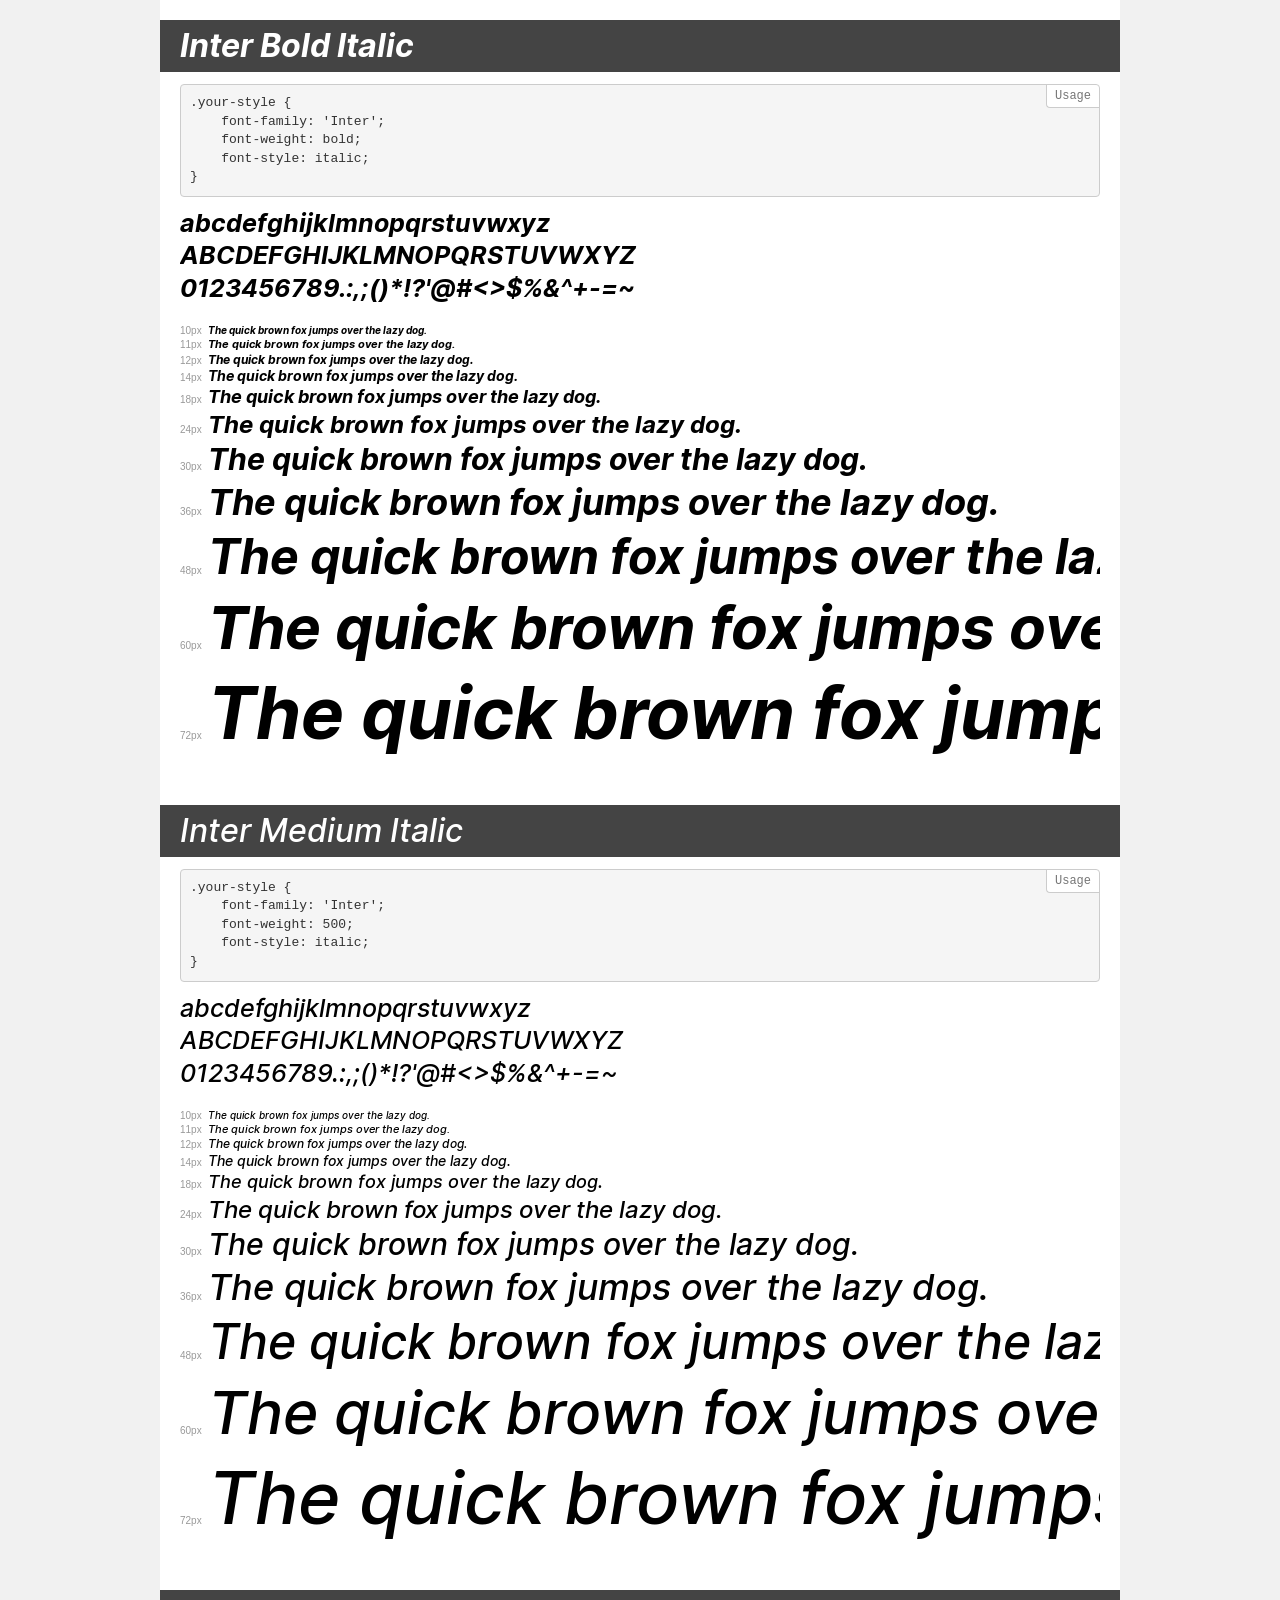
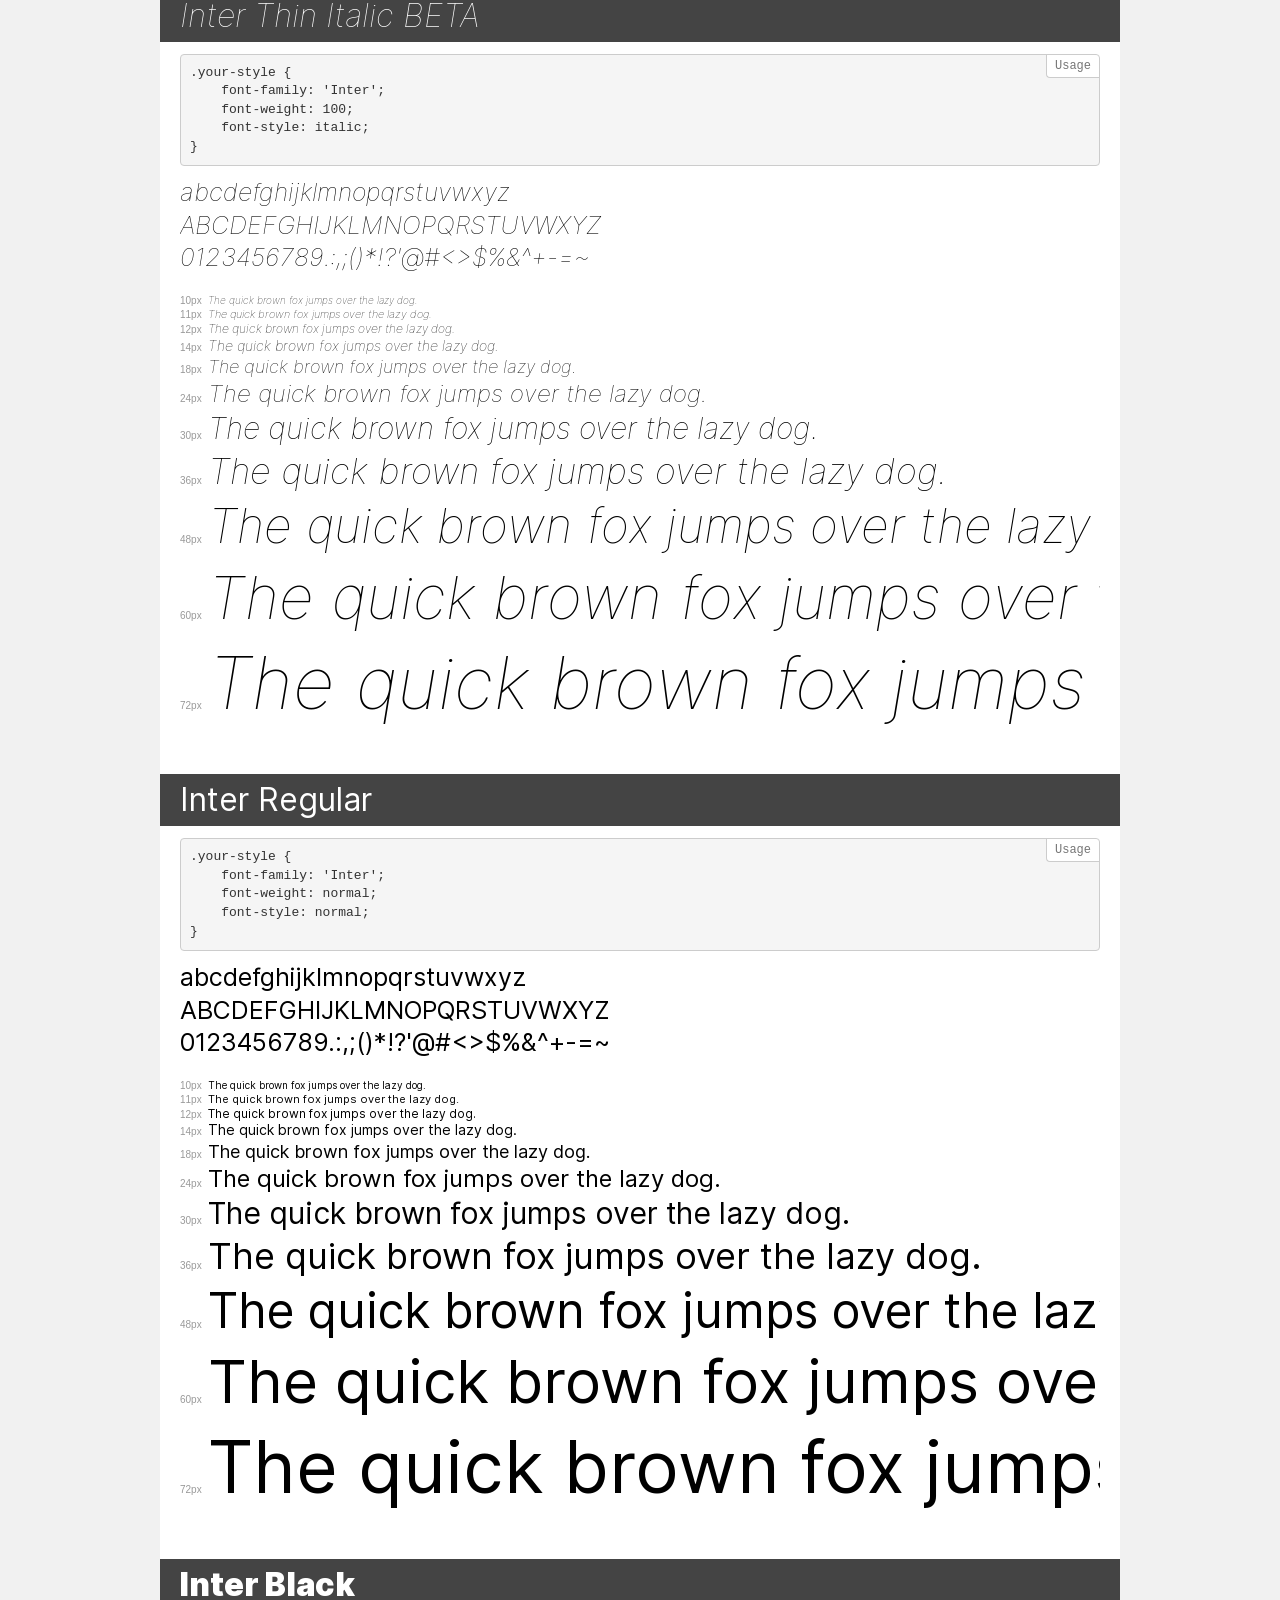
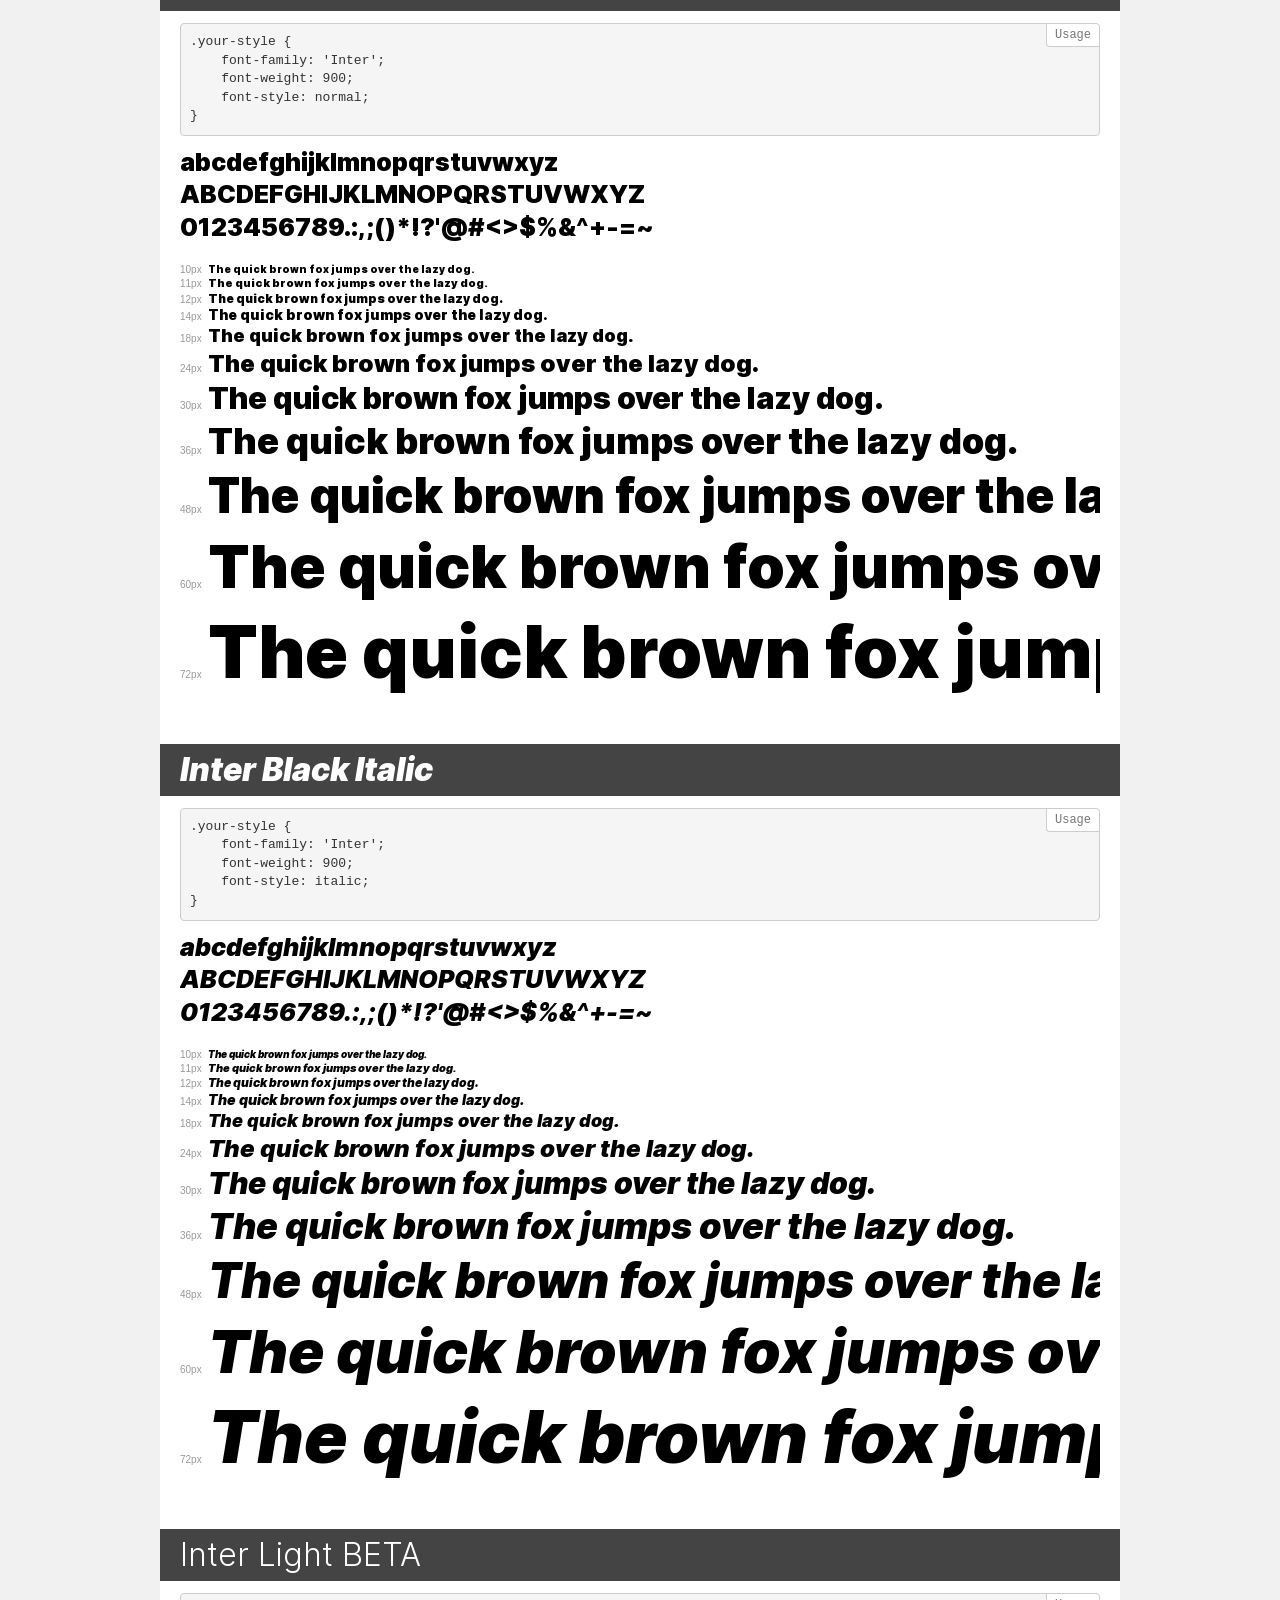
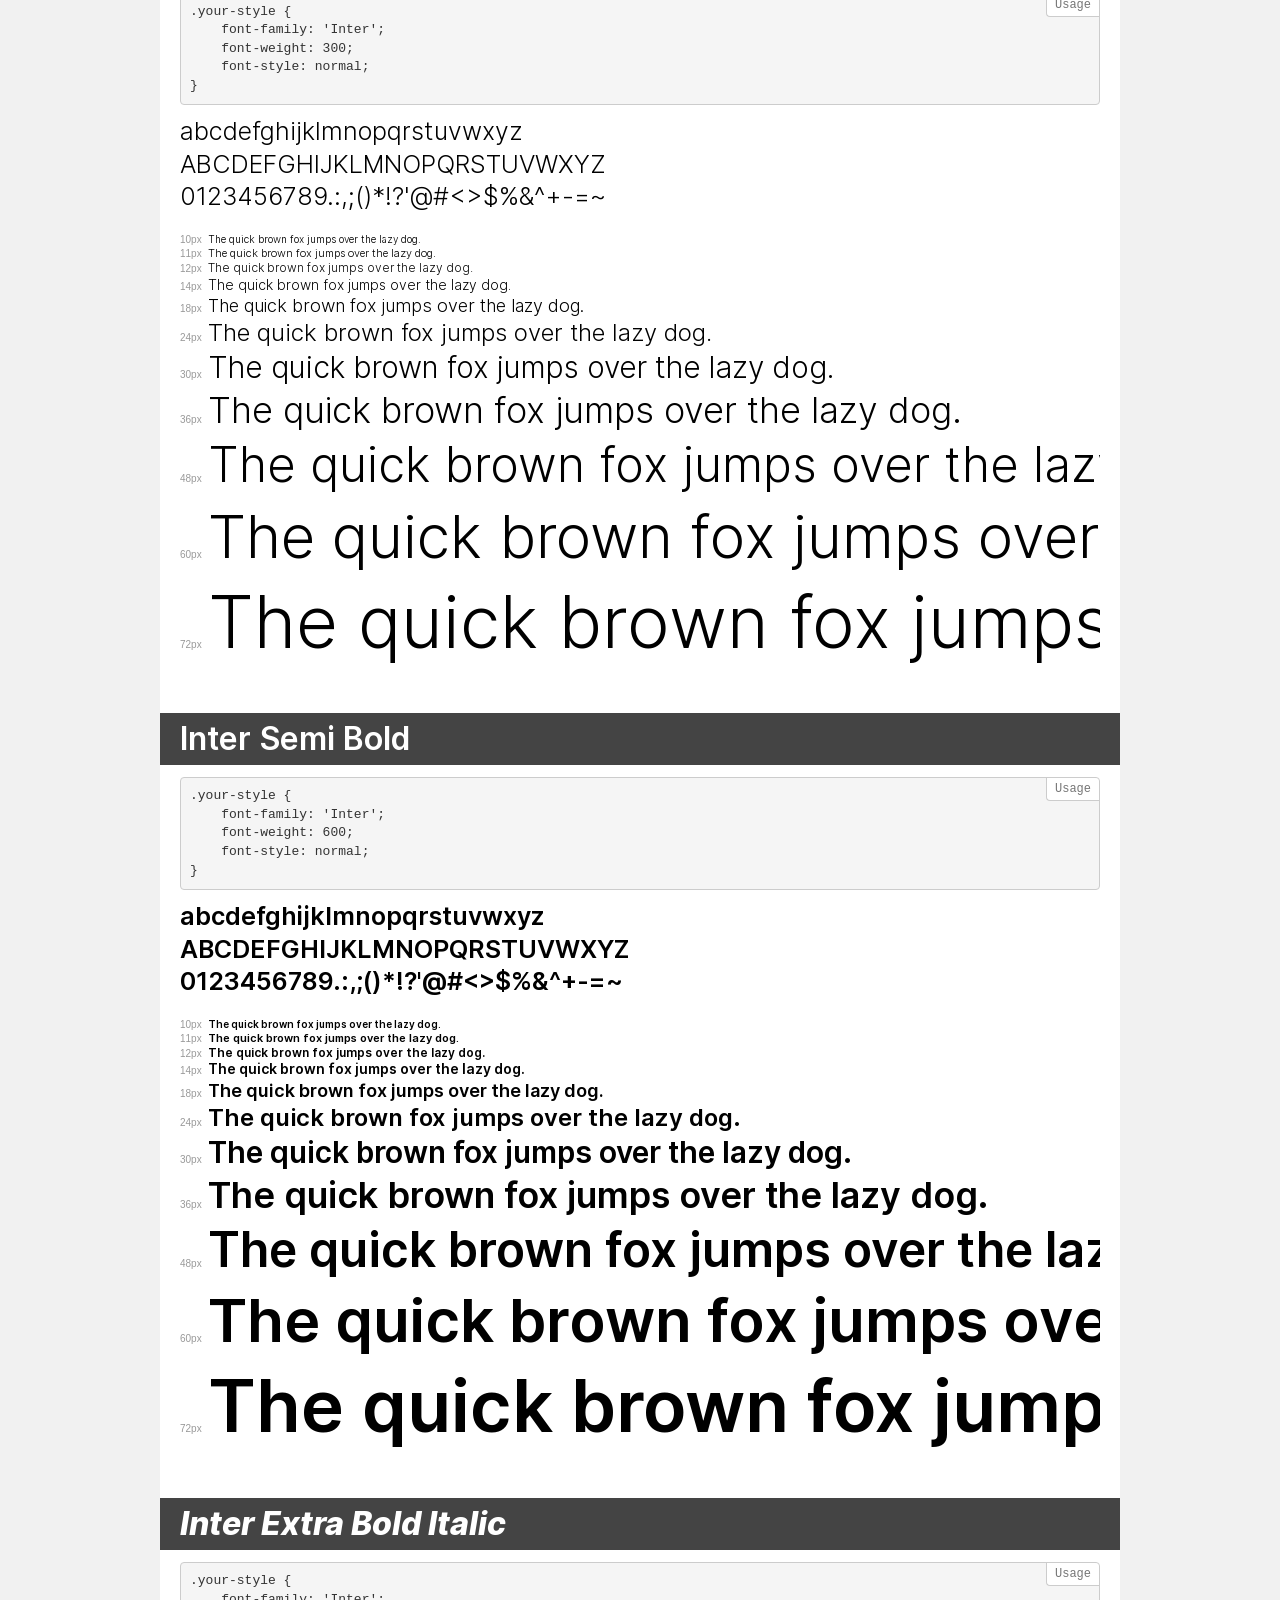
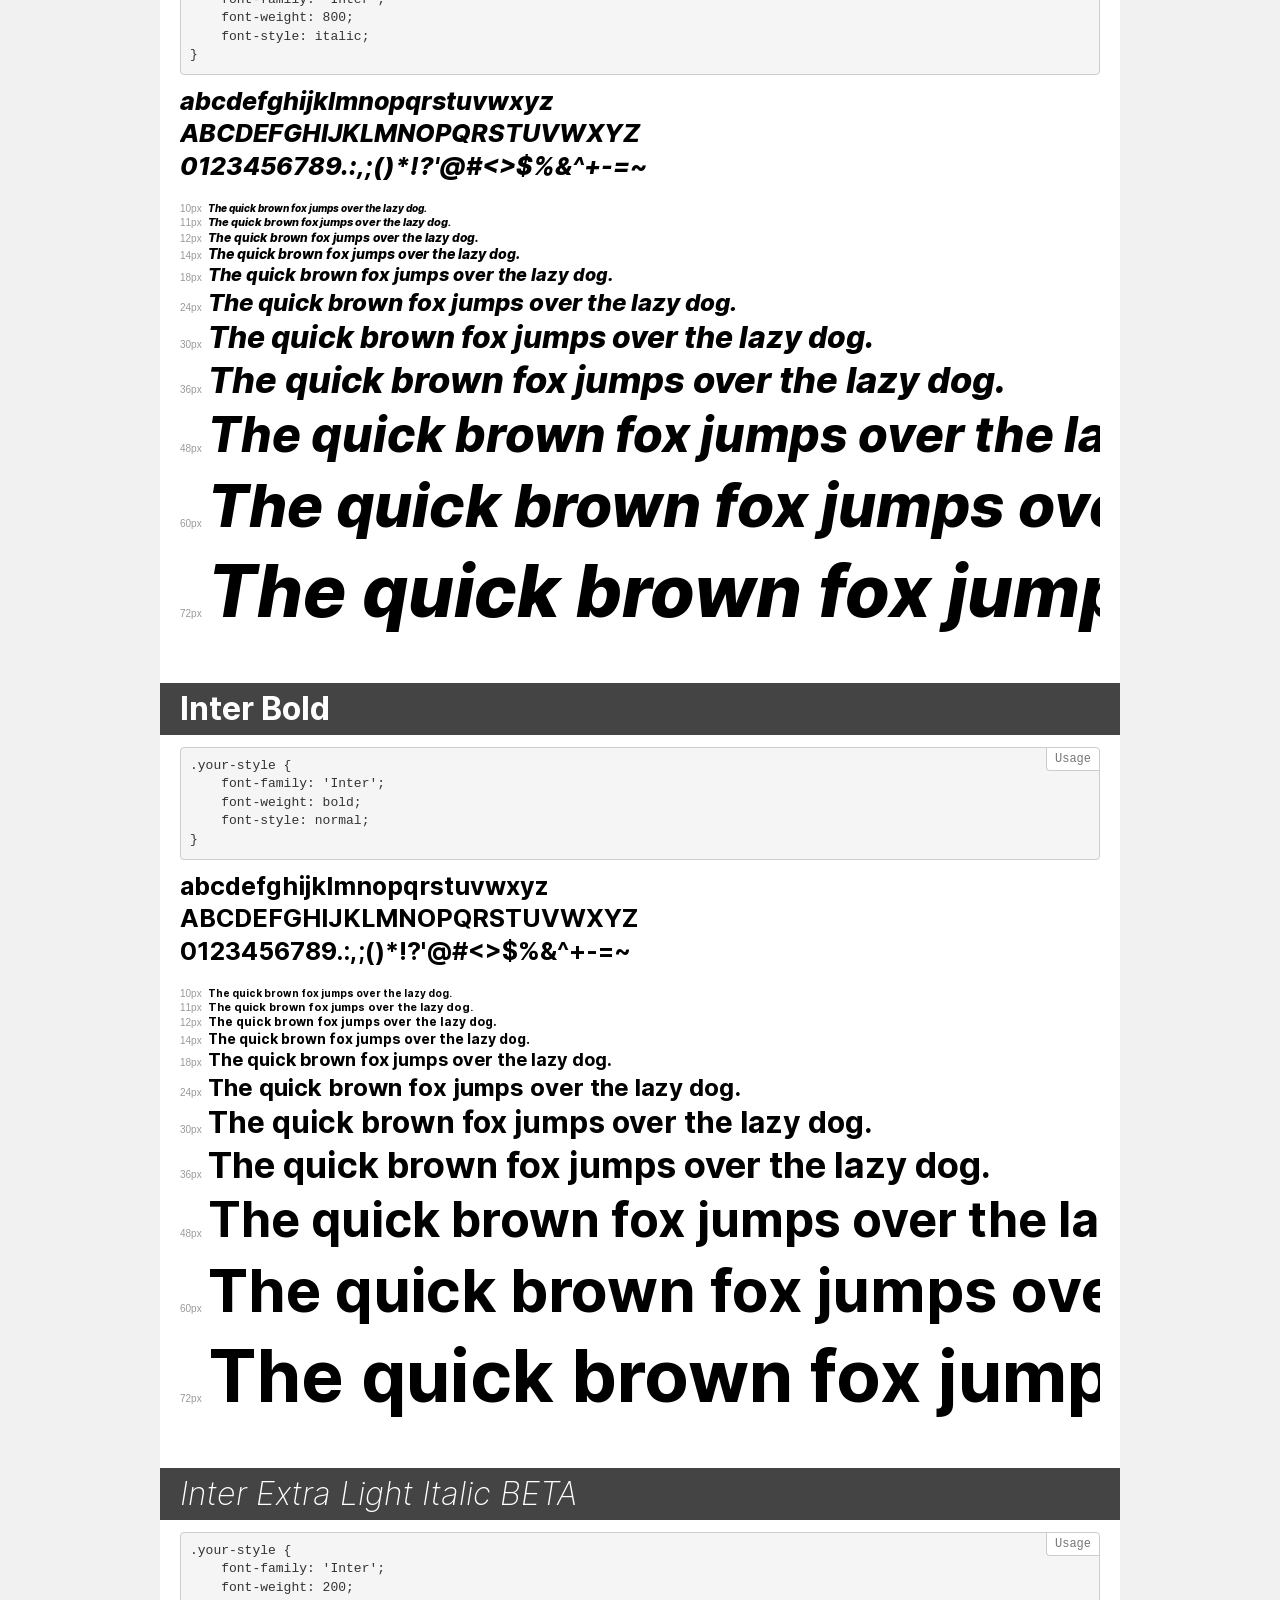
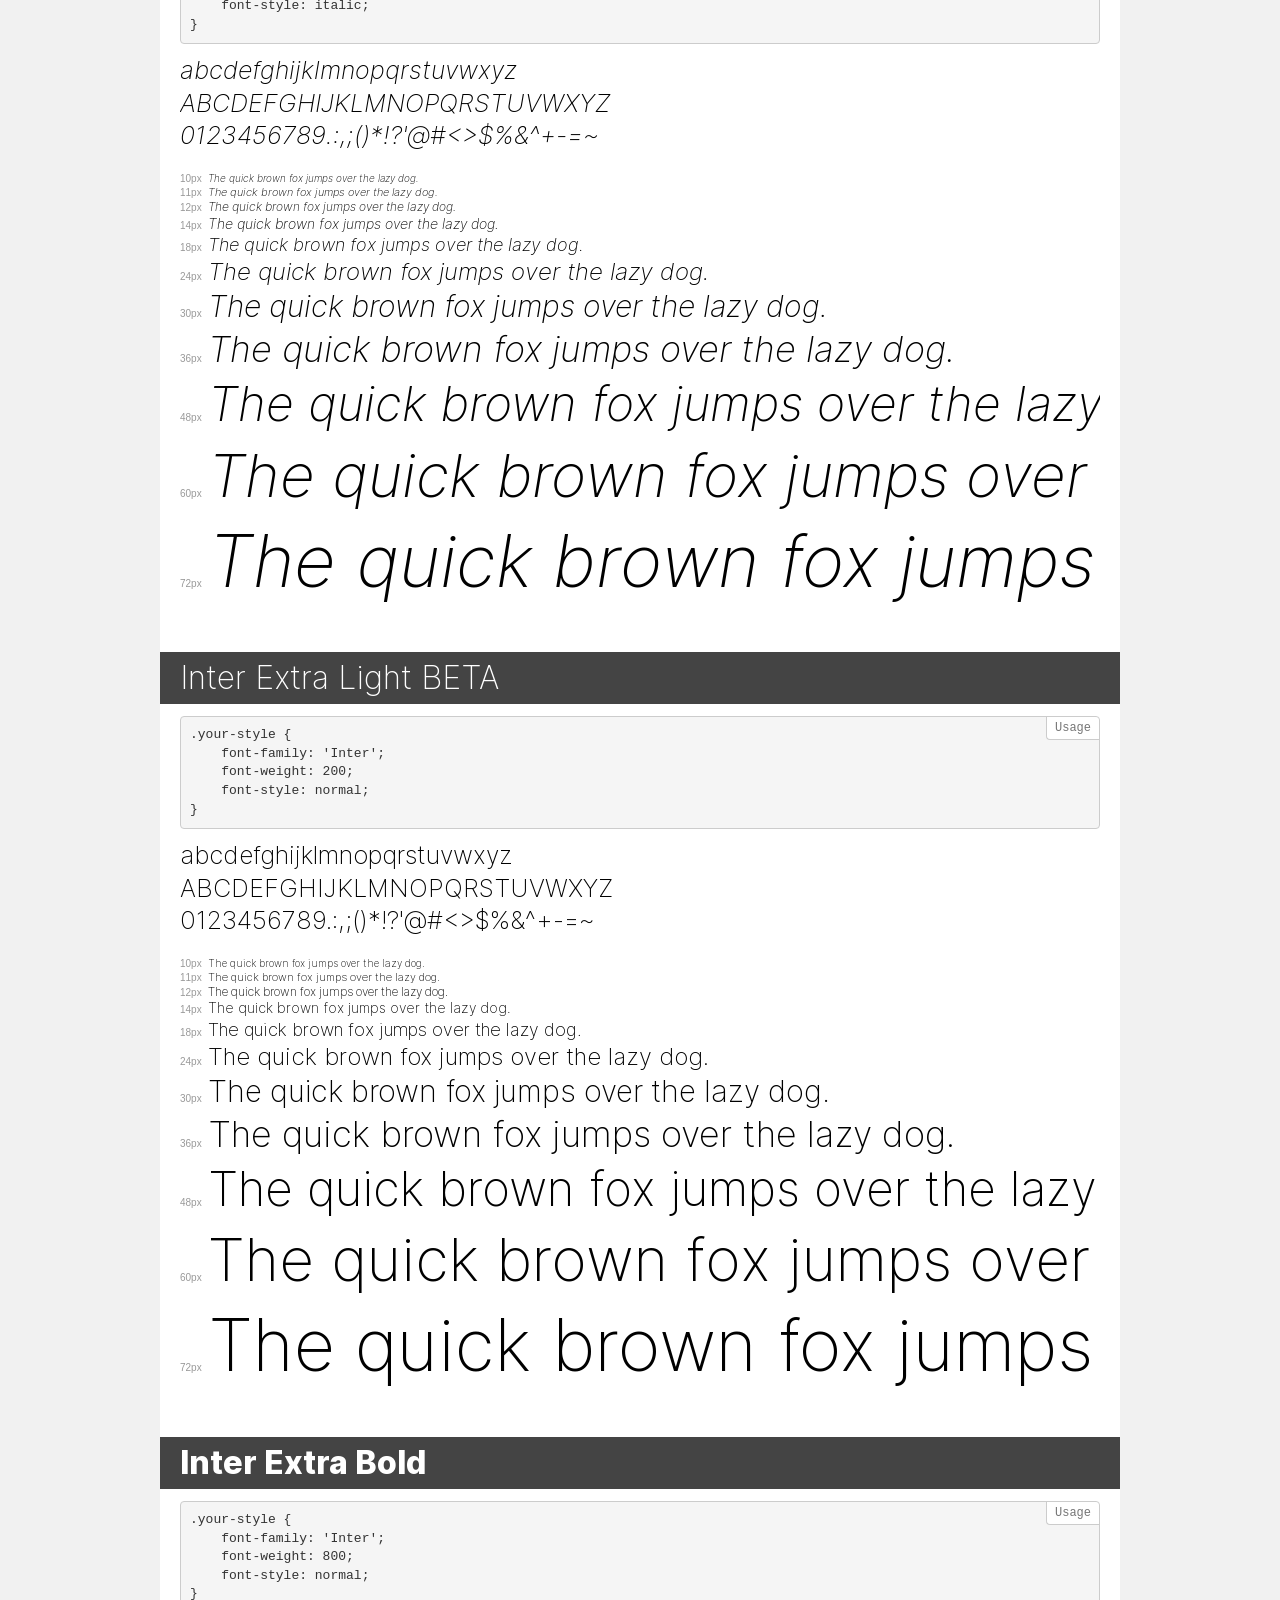
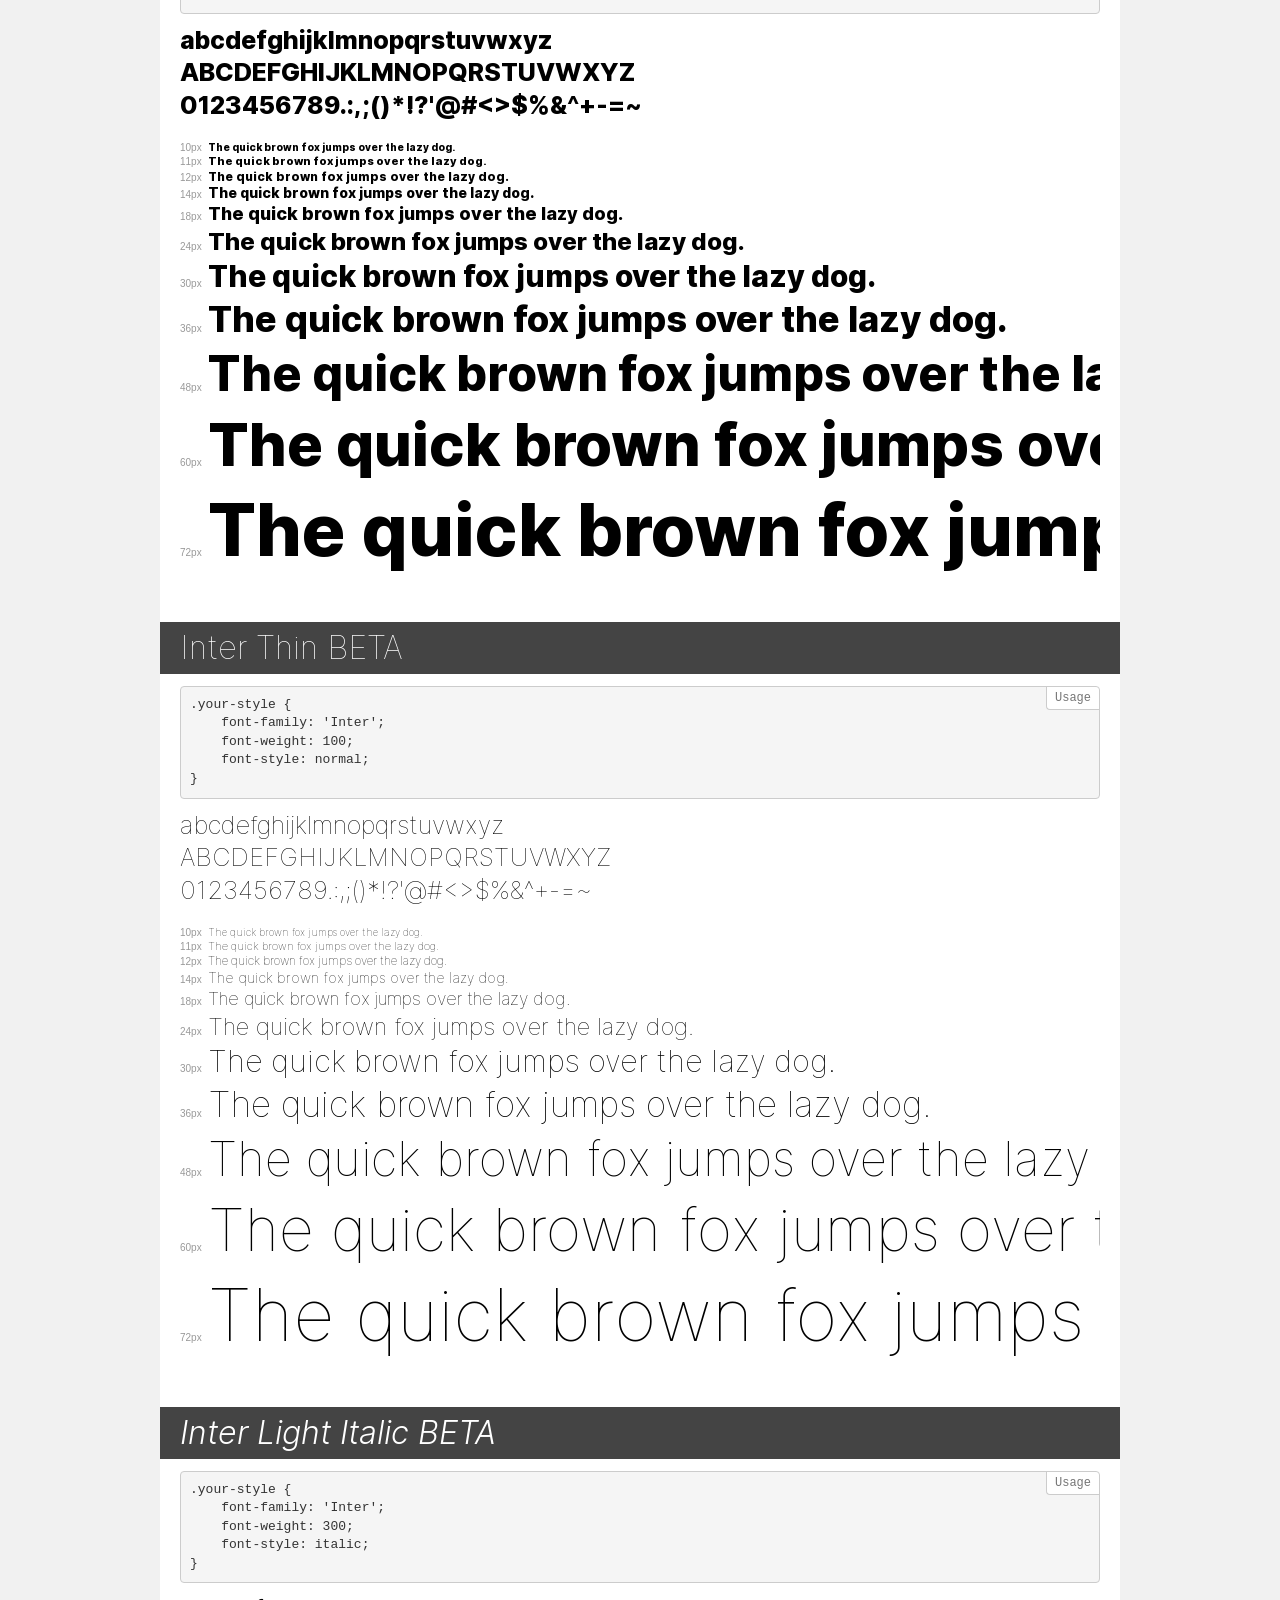
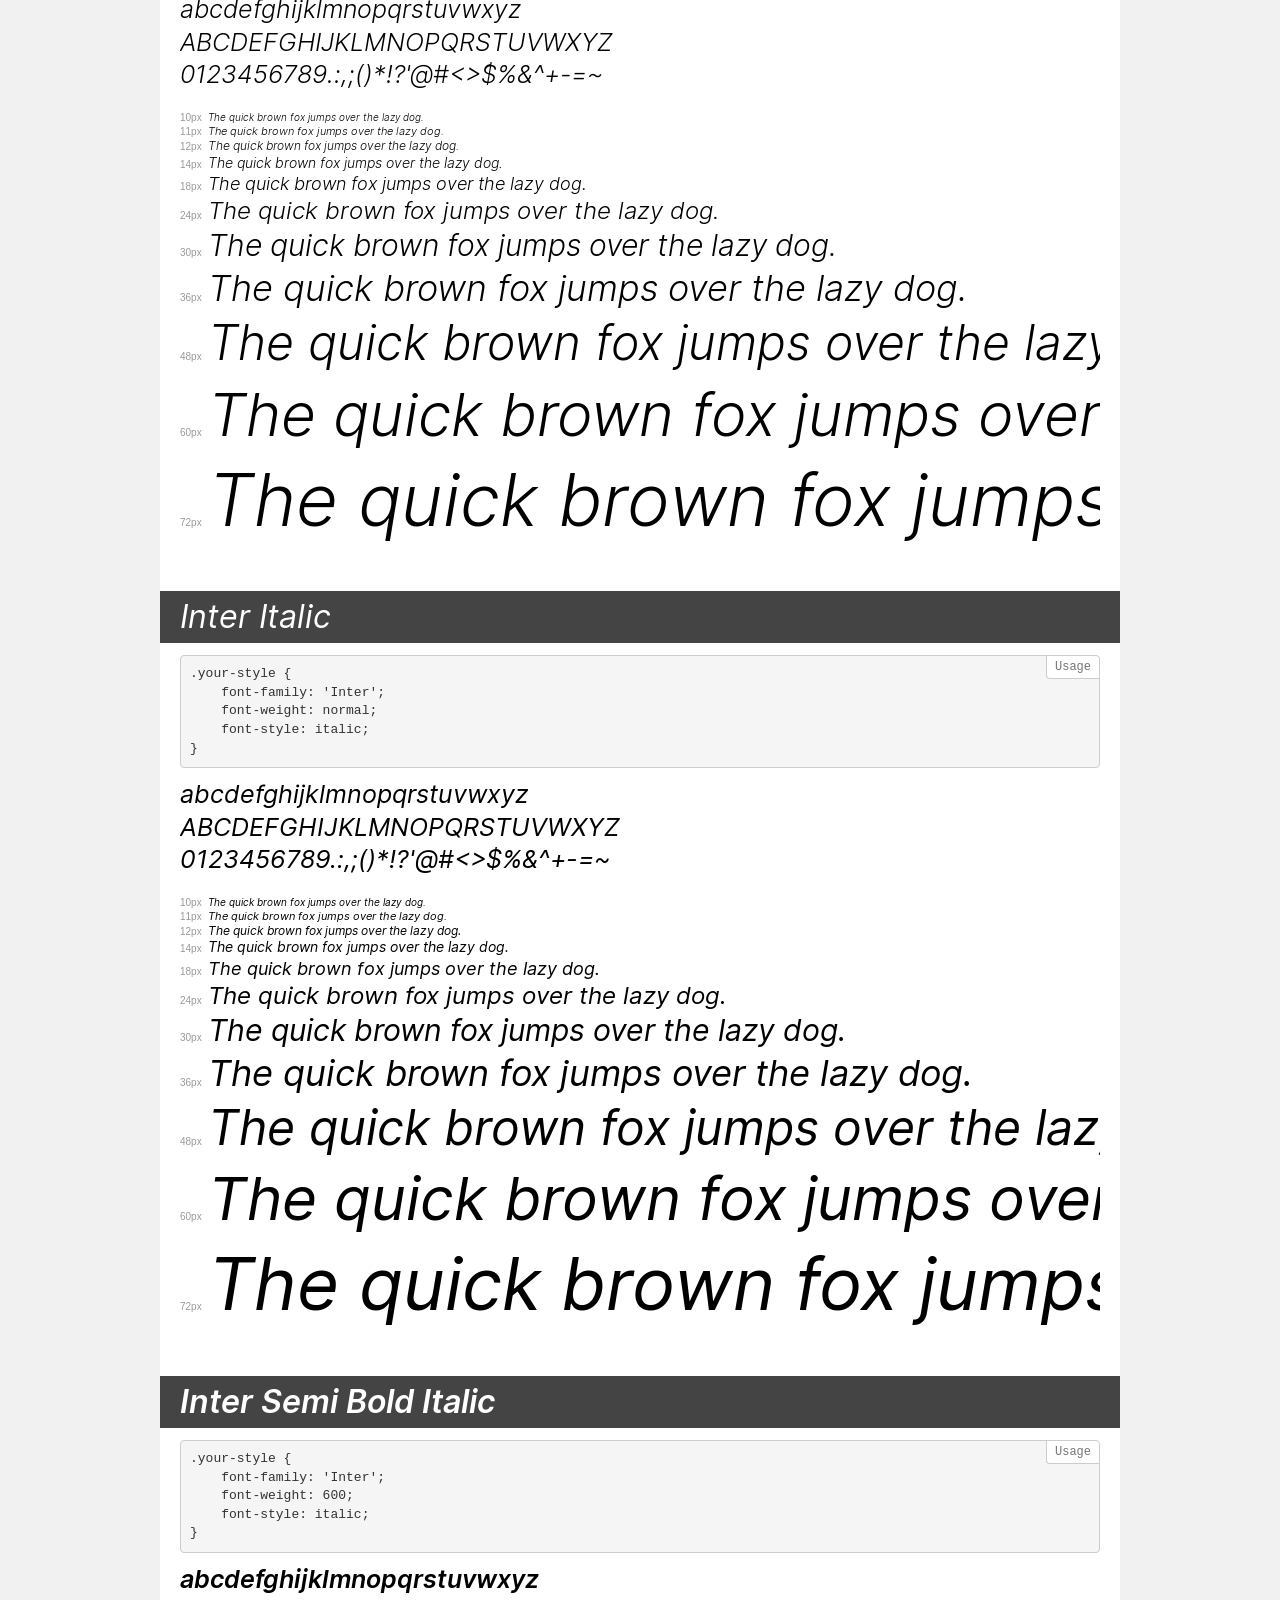
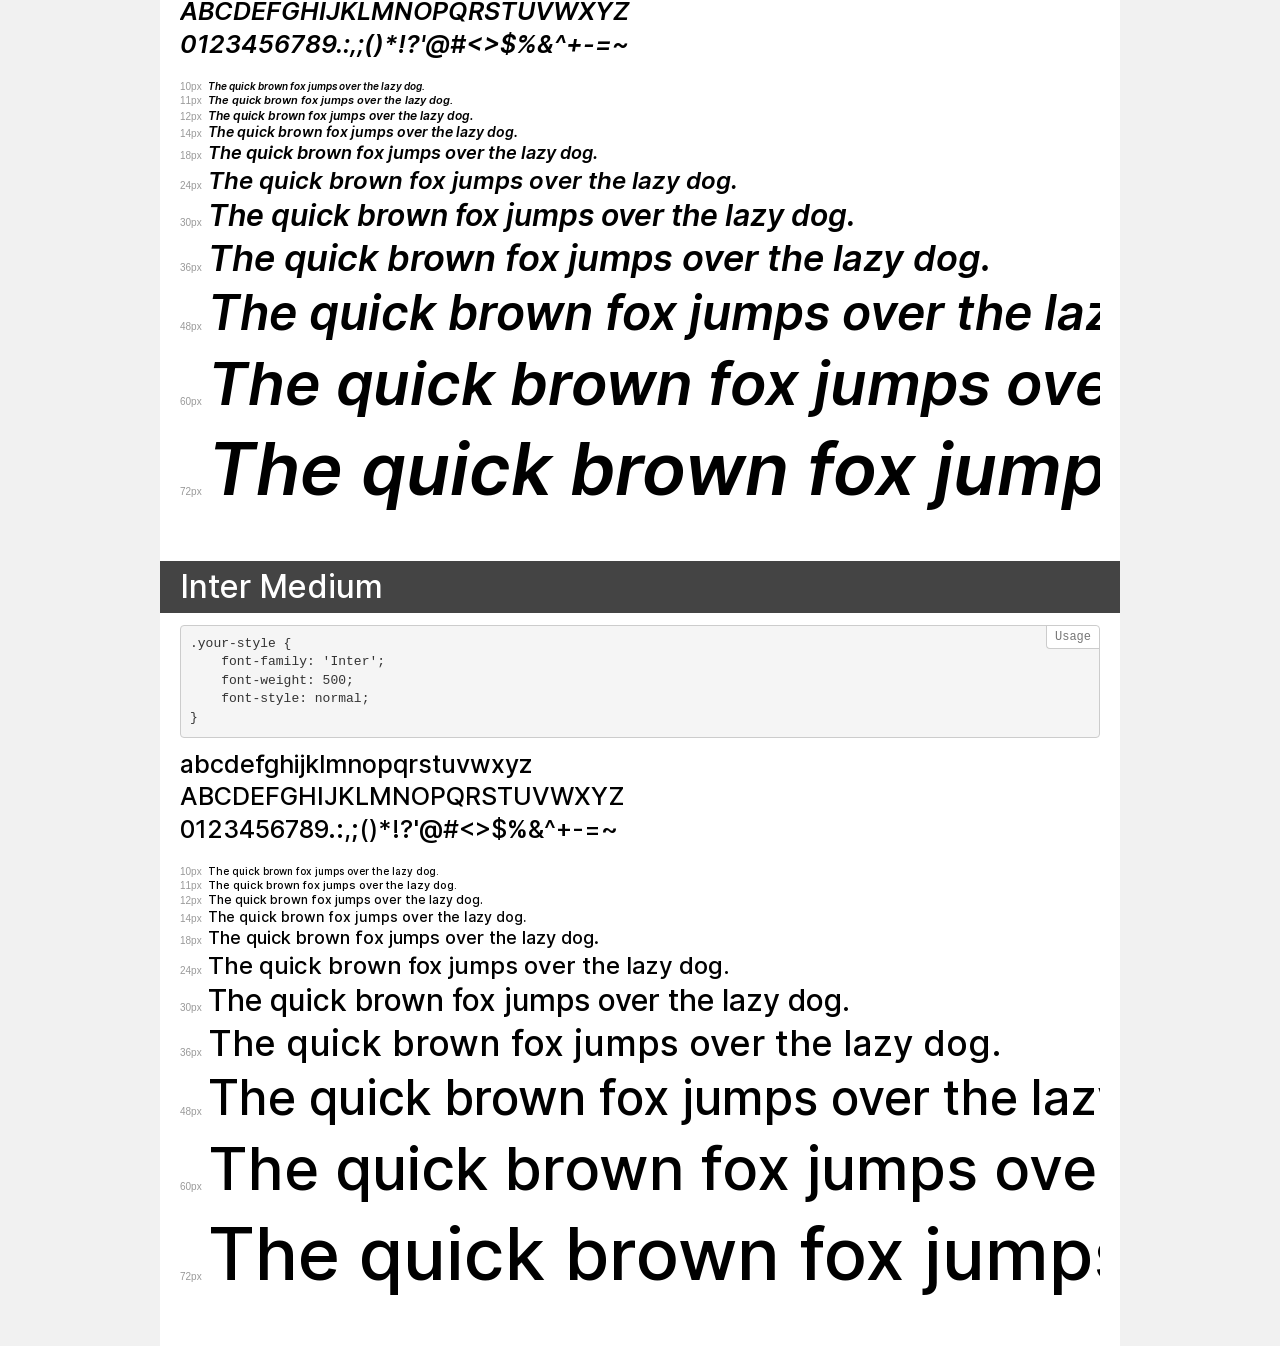
<file: assets/fonts/Inter/demo.html>
<!DOCTYPE html>
<html>
<head>
    <meta charset="utf-8">
    <meta http-equiv="X-UA-Compatible" content="IE=edge">
    <meta name="viewport" content="width=device-width, initial-scale=1">
    <meta name="robots" content="noindex, noarchive">
    <meta name="format-detection" content="telephone=no">
    <title>Transfonter demo</title>
    <link href="stylesheet.css" rel="stylesheet">
    <style>
        /*
        http://meyerweb.com/eric/tools/css/reset/
        v2.0 | 20110126
        License: none (public domain)
        */
        html, body, div, span, applet, object, iframe,
        h1, h2, h3, h4, h5, h6, p, blockquote, pre,
        a, abbr, acronym, address, big, cite, code,
        del, dfn, em, img, ins, kbd, q, s, samp,
        small, strike, strong, sub, sup, tt, var,
        b, u, i, center,
        dl, dt, dd, ol, ul, li,
        fieldset, form, label, legend,
        table, caption, tbody, tfoot, thead, tr, th, td,
        article, aside, canvas, details, embed,
        figure, figcaption, footer, header, hgroup,
        menu, nav, output, ruby, section, summary,
        time, mark, audio, video {
            margin: 0;
            padding: 0;
            border: 0;
            font-size: 100%;
            font: inherit;
            vertical-align: baseline;
        }
        /* HTML5 display-role reset for older browsers */
        article, aside, details, figcaption, figure,
        footer, header, hgroup, menu, nav, section {
            display: block;
        }
        body {
            line-height: 1;
        }
        ol, ul {
            list-style: none;
        }
        blockquote, q {
            quotes: none;
        }
        blockquote:before, blockquote:after,
        q:before, q:after {
            content: '';
            content: none;
        }
        table {
            border-collapse: collapse;
            border-spacing: 0;
        }
        /* common styles */
        body {
            background: #f1f1f1;
            color: #000;
        }
        .page {
            background: #fff;
            width: 920px;
            margin: 0 auto;
            padding: 20px 20px 0 20px;
            overflow: hidden;
        }
        .font-container {
            overflow-x: auto;
            overflow-y: hidden;
            margin-bottom: 40px;
            line-height: 1.3;
            white-space: nowrap;
            padding-bottom: 5px;
        }
        h1 {
            position: relative;
            background: #444;
            font-size: 32px;
            color: #fff;
            padding: 10px 20px;
            margin: 0 -20px 12px -20px;
        }
        .letters {
            font-size: 25px;
            margin-bottom: 20px;
        }
        .s10:before {
            content: '10px';
        }
        .s11:before {
            content: '11px';
        }
        .s12:before {
            content: '12px';
        }
        .s14:before {
            content: '14px';
        }
        .s18:before {
            content: '18px';
        }
        .s24:before {
            content: '24px';
        }
        .s30:before {
            content: '30px';
        }
        .s36:before {
            content: '36px';
        }
        .s48:before {
            content: '48px';
        }
        .s60:before {
            content: '60px';
        }
        .s72:before {
            content: '72px';
        }
        .s10:before, .s11:before, .s12:before, .s14:before,
        .s18:before, .s24:before, .s30:before, .s36:before,
        .s48:before, .s60:before, .s72:before {
            font-family: Arial, sans-serif;
            font-size: 10px;
            font-weight: normal;
            font-style: normal;
            color: #999;
            padding-right: 6px;
        }
        pre {
            display: block;
            position: relative;
            padding: 9px;
            margin: 0 0 10px;
            font-family: Monaco, Menlo, Consolas, "Courier New", monospace !important;
            font-size: 13px;
            line-height: 1.428571429;
            color: #333;
            font-weight: normal !important;
            font-style: normal !important;
            background-color: #f5f5f5;
            border: 1px solid #ccc;
            overflow-x: auto;
            border-radius: 4px;
        }
        pre:after {
            display: block;
            position: absolute;
            right: 0;
            top: 0;
            content: 'Usage';
            line-height: 1;
            padding: 5px 8px;
            font-size: 12px;
            color: #767676;
            background-color: #fff;
            border: 1px solid #ccc;
            border-right: none;
            border-top: none;
            border-radius: 0 4px 0 4px;
            z-index: 10;
        }
        /* responsive */
        @media (max-width: 959px) {
            .page {
                width: auto;
                margin: 0;
            }
        }
    </style>
</head>
<body>
<div class="page">
    <div class="demo" style="font-family: 'Inter'; font-weight: bold; font-style: italic;">
        <h1>Inter Bold Italic</h1>
        <pre>.your-style {
    font-family: 'Inter';
    font-weight: bold;
    font-style: italic;
}</pre>
        <div class="font-container">
            <p class="letters">
                abcdefghijklmnopqrstuvwxyz<br>
ABCDEFGHIJKLMNOPQRSTUVWXYZ<br>
                0123456789.:,;()*!?'@#<>$%&^+-=~
            </p>
            <p class="s10" style="font-size: 10px;">The quick brown fox jumps over the lazy dog.</p>
            <p class="s11" style="font-size: 11px;">The quick brown fox jumps over the lazy dog.</p>
            <p class="s12" style="font-size: 12px;">The quick brown fox jumps over the lazy dog.</p>
            <p class="s14" style="font-size: 14px;">The quick brown fox jumps over the lazy dog.</p>
            <p class="s18" style="font-size: 18px;">The quick brown fox jumps over the lazy dog.</p>
            <p class="s24" style="font-size: 24px;">The quick brown fox jumps over the lazy dog.</p>
            <p class="s30" style="font-size: 30px;">The quick brown fox jumps over the lazy dog.</p>
            <p class="s36" style="font-size: 36px;">The quick brown fox jumps over the lazy dog.</p>
            <p class="s48" style="font-size: 48px;">The quick brown fox jumps over the lazy dog.</p>
            <p class="s60" style="font-size: 60px;">The quick brown fox jumps over the lazy dog.</p>
            <p class="s72" style="font-size: 72px;">The quick brown fox jumps over the lazy dog.</p>
        </div>
    </div>
    <div class="demo" style="font-family: 'Inter'; font-weight: 500; font-style: italic;">
        <h1>Inter Medium Italic</h1>
        <pre>.your-style {
    font-family: 'Inter';
    font-weight: 500;
    font-style: italic;
}</pre>
        <div class="font-container">
            <p class="letters">
                abcdefghijklmnopqrstuvwxyz<br>
ABCDEFGHIJKLMNOPQRSTUVWXYZ<br>
                0123456789.:,;()*!?'@#<>$%&^+-=~
            </p>
            <p class="s10" style="font-size: 10px;">The quick brown fox jumps over the lazy dog.</p>
            <p class="s11" style="font-size: 11px;">The quick brown fox jumps over the lazy dog.</p>
            <p class="s12" style="font-size: 12px;">The quick brown fox jumps over the lazy dog.</p>
            <p class="s14" style="font-size: 14px;">The quick brown fox jumps over the lazy dog.</p>
            <p class="s18" style="font-size: 18px;">The quick brown fox jumps over the lazy dog.</p>
            <p class="s24" style="font-size: 24px;">The quick brown fox jumps over the lazy dog.</p>
            <p class="s30" style="font-size: 30px;">The quick brown fox jumps over the lazy dog.</p>
            <p class="s36" style="font-size: 36px;">The quick brown fox jumps over the lazy dog.</p>
            <p class="s48" style="font-size: 48px;">The quick brown fox jumps over the lazy dog.</p>
            <p class="s60" style="font-size: 60px;">The quick brown fox jumps over the lazy dog.</p>
            <p class="s72" style="font-size: 72px;">The quick brown fox jumps over the lazy dog.</p>
        </div>
    </div>
    <div class="demo" style="font-family: 'Inter'; font-weight: 100; font-style: italic;">
        <h1>Inter Thin Italic BETA</h1>
        <pre>.your-style {
    font-family: 'Inter';
    font-weight: 100;
    font-style: italic;
}</pre>
        <div class="font-container">
            <p class="letters">
                abcdefghijklmnopqrstuvwxyz<br>
ABCDEFGHIJKLMNOPQRSTUVWXYZ<br>
                0123456789.:,;()*!?'@#<>$%&^+-=~
            </p>
            <p class="s10" style="font-size: 10px;">The quick brown fox jumps over the lazy dog.</p>
            <p class="s11" style="font-size: 11px;">The quick brown fox jumps over the lazy dog.</p>
            <p class="s12" style="font-size: 12px;">The quick brown fox jumps over the lazy dog.</p>
            <p class="s14" style="font-size: 14px;">The quick brown fox jumps over the lazy dog.</p>
            <p class="s18" style="font-size: 18px;">The quick brown fox jumps over the lazy dog.</p>
            <p class="s24" style="font-size: 24px;">The quick brown fox jumps over the lazy dog.</p>
            <p class="s30" style="font-size: 30px;">The quick brown fox jumps over the lazy dog.</p>
            <p class="s36" style="font-size: 36px;">The quick brown fox jumps over the lazy dog.</p>
            <p class="s48" style="font-size: 48px;">The quick brown fox jumps over the lazy dog.</p>
            <p class="s60" style="font-size: 60px;">The quick brown fox jumps over the lazy dog.</p>
            <p class="s72" style="font-size: 72px;">The quick brown fox jumps over the lazy dog.</p>
        </div>
    </div>
    <div class="demo" style="font-family: 'Inter'; font-weight: normal; font-style: normal;">
        <h1>Inter Regular</h1>
        <pre>.your-style {
    font-family: 'Inter';
    font-weight: normal;
    font-style: normal;
}</pre>
        <div class="font-container">
            <p class="letters">
                abcdefghijklmnopqrstuvwxyz<br>
ABCDEFGHIJKLMNOPQRSTUVWXYZ<br>
                0123456789.:,;()*!?'@#<>$%&^+-=~
            </p>
            <p class="s10" style="font-size: 10px;">The quick brown fox jumps over the lazy dog.</p>
            <p class="s11" style="font-size: 11px;">The quick brown fox jumps over the lazy dog.</p>
            <p class="s12" style="font-size: 12px;">The quick brown fox jumps over the lazy dog.</p>
            <p class="s14" style="font-size: 14px;">The quick brown fox jumps over the lazy dog.</p>
            <p class="s18" style="font-size: 18px;">The quick brown fox jumps over the lazy dog.</p>
            <p class="s24" style="font-size: 24px;">The quick brown fox jumps over the lazy dog.</p>
            <p class="s30" style="font-size: 30px;">The quick brown fox jumps over the lazy dog.</p>
            <p class="s36" style="font-size: 36px;">The quick brown fox jumps over the lazy dog.</p>
            <p class="s48" style="font-size: 48px;">The quick brown fox jumps over the lazy dog.</p>
            <p class="s60" style="font-size: 60px;">The quick brown fox jumps over the lazy dog.</p>
            <p class="s72" style="font-size: 72px;">The quick brown fox jumps over the lazy dog.</p>
        </div>
    </div>
    <div class="demo" style="font-family: 'Inter'; font-weight: 900; font-style: normal;">
        <h1>Inter Black</h1>
        <pre>.your-style {
    font-family: 'Inter';
    font-weight: 900;
    font-style: normal;
}</pre>
        <div class="font-container">
            <p class="letters">
                abcdefghijklmnopqrstuvwxyz<br>
ABCDEFGHIJKLMNOPQRSTUVWXYZ<br>
                0123456789.:,;()*!?'@#<>$%&^+-=~
            </p>
            <p class="s10" style="font-size: 10px;">The quick brown fox jumps over the lazy dog.</p>
            <p class="s11" style="font-size: 11px;">The quick brown fox jumps over the lazy dog.</p>
            <p class="s12" style="font-size: 12px;">The quick brown fox jumps over the lazy dog.</p>
            <p class="s14" style="font-size: 14px;">The quick brown fox jumps over the lazy dog.</p>
            <p class="s18" style="font-size: 18px;">The quick brown fox jumps over the lazy dog.</p>
            <p class="s24" style="font-size: 24px;">The quick brown fox jumps over the lazy dog.</p>
            <p class="s30" style="font-size: 30px;">The quick brown fox jumps over the lazy dog.</p>
            <p class="s36" style="font-size: 36px;">The quick brown fox jumps over the lazy dog.</p>
            <p class="s48" style="font-size: 48px;">The quick brown fox jumps over the lazy dog.</p>
            <p class="s60" style="font-size: 60px;">The quick brown fox jumps over the lazy dog.</p>
            <p class="s72" style="font-size: 72px;">The quick brown fox jumps over the lazy dog.</p>
        </div>
    </div>
    <div class="demo" style="font-family: 'Inter'; font-weight: 900; font-style: italic;">
        <h1>Inter Black Italic</h1>
        <pre>.your-style {
    font-family: 'Inter';
    font-weight: 900;
    font-style: italic;
}</pre>
        <div class="font-container">
            <p class="letters">
                abcdefghijklmnopqrstuvwxyz<br>
ABCDEFGHIJKLMNOPQRSTUVWXYZ<br>
                0123456789.:,;()*!?'@#<>$%&^+-=~
            </p>
            <p class="s10" style="font-size: 10px;">The quick brown fox jumps over the lazy dog.</p>
            <p class="s11" style="font-size: 11px;">The quick brown fox jumps over the lazy dog.</p>
            <p class="s12" style="font-size: 12px;">The quick brown fox jumps over the lazy dog.</p>
            <p class="s14" style="font-size: 14px;">The quick brown fox jumps over the lazy dog.</p>
            <p class="s18" style="font-size: 18px;">The quick brown fox jumps over the lazy dog.</p>
            <p class="s24" style="font-size: 24px;">The quick brown fox jumps over the lazy dog.</p>
            <p class="s30" style="font-size: 30px;">The quick brown fox jumps over the lazy dog.</p>
            <p class="s36" style="font-size: 36px;">The quick brown fox jumps over the lazy dog.</p>
            <p class="s48" style="font-size: 48px;">The quick brown fox jumps over the lazy dog.</p>
            <p class="s60" style="font-size: 60px;">The quick brown fox jumps over the lazy dog.</p>
            <p class="s72" style="font-size: 72px;">The quick brown fox jumps over the lazy dog.</p>
        </div>
    </div>
    <div class="demo" style="font-family: 'Inter'; font-weight: 300; font-style: normal;">
        <h1>Inter Light BETA</h1>
        <pre>.your-style {
    font-family: 'Inter';
    font-weight: 300;
    font-style: normal;
}</pre>
        <div class="font-container">
            <p class="letters">
                abcdefghijklmnopqrstuvwxyz<br>
ABCDEFGHIJKLMNOPQRSTUVWXYZ<br>
                0123456789.:,;()*!?'@#<>$%&^+-=~
            </p>
            <p class="s10" style="font-size: 10px;">The quick brown fox jumps over the lazy dog.</p>
            <p class="s11" style="font-size: 11px;">The quick brown fox jumps over the lazy dog.</p>
            <p class="s12" style="font-size: 12px;">The quick brown fox jumps over the lazy dog.</p>
            <p class="s14" style="font-size: 14px;">The quick brown fox jumps over the lazy dog.</p>
            <p class="s18" style="font-size: 18px;">The quick brown fox jumps over the lazy dog.</p>
            <p class="s24" style="font-size: 24px;">The quick brown fox jumps over the lazy dog.</p>
            <p class="s30" style="font-size: 30px;">The quick brown fox jumps over the lazy dog.</p>
            <p class="s36" style="font-size: 36px;">The quick brown fox jumps over the lazy dog.</p>
            <p class="s48" style="font-size: 48px;">The quick brown fox jumps over the lazy dog.</p>
            <p class="s60" style="font-size: 60px;">The quick brown fox jumps over the lazy dog.</p>
            <p class="s72" style="font-size: 72px;">The quick brown fox jumps over the lazy dog.</p>
        </div>
    </div>
    <div class="demo" style="font-family: 'Inter'; font-weight: 600; font-style: normal;">
        <h1>Inter Semi Bold</h1>
        <pre>.your-style {
    font-family: 'Inter';
    font-weight: 600;
    font-style: normal;
}</pre>
        <div class="font-container">
            <p class="letters">
                abcdefghijklmnopqrstuvwxyz<br>
ABCDEFGHIJKLMNOPQRSTUVWXYZ<br>
                0123456789.:,;()*!?'@#<>$%&^+-=~
            </p>
            <p class="s10" style="font-size: 10px;">The quick brown fox jumps over the lazy dog.</p>
            <p class="s11" style="font-size: 11px;">The quick brown fox jumps over the lazy dog.</p>
            <p class="s12" style="font-size: 12px;">The quick brown fox jumps over the lazy dog.</p>
            <p class="s14" style="font-size: 14px;">The quick brown fox jumps over the lazy dog.</p>
            <p class="s18" style="font-size: 18px;">The quick brown fox jumps over the lazy dog.</p>
            <p class="s24" style="font-size: 24px;">The quick brown fox jumps over the lazy dog.</p>
            <p class="s30" style="font-size: 30px;">The quick brown fox jumps over the lazy dog.</p>
            <p class="s36" style="font-size: 36px;">The quick brown fox jumps over the lazy dog.</p>
            <p class="s48" style="font-size: 48px;">The quick brown fox jumps over the lazy dog.</p>
            <p class="s60" style="font-size: 60px;">The quick brown fox jumps over the lazy dog.</p>
            <p class="s72" style="font-size: 72px;">The quick brown fox jumps over the lazy dog.</p>
        </div>
    </div>
    <div class="demo" style="font-family: 'Inter'; font-weight: 800; font-style: italic;">
        <h1>Inter Extra Bold Italic</h1>
        <pre>.your-style {
    font-family: 'Inter';
    font-weight: 800;
    font-style: italic;
}</pre>
        <div class="font-container">
            <p class="letters">
                abcdefghijklmnopqrstuvwxyz<br>
ABCDEFGHIJKLMNOPQRSTUVWXYZ<br>
                0123456789.:,;()*!?'@#<>$%&^+-=~
            </p>
            <p class="s10" style="font-size: 10px;">The quick brown fox jumps over the lazy dog.</p>
            <p class="s11" style="font-size: 11px;">The quick brown fox jumps over the lazy dog.</p>
            <p class="s12" style="font-size: 12px;">The quick brown fox jumps over the lazy dog.</p>
            <p class="s14" style="font-size: 14px;">The quick brown fox jumps over the lazy dog.</p>
            <p class="s18" style="font-size: 18px;">The quick brown fox jumps over the lazy dog.</p>
            <p class="s24" style="font-size: 24px;">The quick brown fox jumps over the lazy dog.</p>
            <p class="s30" style="font-size: 30px;">The quick brown fox jumps over the lazy dog.</p>
            <p class="s36" style="font-size: 36px;">The quick brown fox jumps over the lazy dog.</p>
            <p class="s48" style="font-size: 48px;">The quick brown fox jumps over the lazy dog.</p>
            <p class="s60" style="font-size: 60px;">The quick brown fox jumps over the lazy dog.</p>
            <p class="s72" style="font-size: 72px;">The quick brown fox jumps over the lazy dog.</p>
        </div>
    </div>
    <div class="demo" style="font-family: 'Inter'; font-weight: bold; font-style: normal;">
        <h1>Inter Bold</h1>
        <pre>.your-style {
    font-family: 'Inter';
    font-weight: bold;
    font-style: normal;
}</pre>
        <div class="font-container">
            <p class="letters">
                abcdefghijklmnopqrstuvwxyz<br>
ABCDEFGHIJKLMNOPQRSTUVWXYZ<br>
                0123456789.:,;()*!?'@#<>$%&^+-=~
            </p>
            <p class="s10" style="font-size: 10px;">The quick brown fox jumps over the lazy dog.</p>
            <p class="s11" style="font-size: 11px;">The quick brown fox jumps over the lazy dog.</p>
            <p class="s12" style="font-size: 12px;">The quick brown fox jumps over the lazy dog.</p>
            <p class="s14" style="font-size: 14px;">The quick brown fox jumps over the lazy dog.</p>
            <p class="s18" style="font-size: 18px;">The quick brown fox jumps over the lazy dog.</p>
            <p class="s24" style="font-size: 24px;">The quick brown fox jumps over the lazy dog.</p>
            <p class="s30" style="font-size: 30px;">The quick brown fox jumps over the lazy dog.</p>
            <p class="s36" style="font-size: 36px;">The quick brown fox jumps over the lazy dog.</p>
            <p class="s48" style="font-size: 48px;">The quick brown fox jumps over the lazy dog.</p>
            <p class="s60" style="font-size: 60px;">The quick brown fox jumps over the lazy dog.</p>
            <p class="s72" style="font-size: 72px;">The quick brown fox jumps over the lazy dog.</p>
        </div>
    </div>
    <div class="demo" style="font-family: 'Inter'; font-weight: 200; font-style: italic;">
        <h1>Inter Extra Light Italic BETA</h1>
        <pre>.your-style {
    font-family: 'Inter';
    font-weight: 200;
    font-style: italic;
}</pre>
        <div class="font-container">
            <p class="letters">
                abcdefghijklmnopqrstuvwxyz<br>
ABCDEFGHIJKLMNOPQRSTUVWXYZ<br>
                0123456789.:,;()*!?'@#<>$%&^+-=~
            </p>
            <p class="s10" style="font-size: 10px;">The quick brown fox jumps over the lazy dog.</p>
            <p class="s11" style="font-size: 11px;">The quick brown fox jumps over the lazy dog.</p>
            <p class="s12" style="font-size: 12px;">The quick brown fox jumps over the lazy dog.</p>
            <p class="s14" style="font-size: 14px;">The quick brown fox jumps over the lazy dog.</p>
            <p class="s18" style="font-size: 18px;">The quick brown fox jumps over the lazy dog.</p>
            <p class="s24" style="font-size: 24px;">The quick brown fox jumps over the lazy dog.</p>
            <p class="s30" style="font-size: 30px;">The quick brown fox jumps over the lazy dog.</p>
            <p class="s36" style="font-size: 36px;">The quick brown fox jumps over the lazy dog.</p>
            <p class="s48" style="font-size: 48px;">The quick brown fox jumps over the lazy dog.</p>
            <p class="s60" style="font-size: 60px;">The quick brown fox jumps over the lazy dog.</p>
            <p class="s72" style="font-size: 72px;">The quick brown fox jumps over the lazy dog.</p>
        </div>
    </div>
    <div class="demo" style="font-family: 'Inter'; font-weight: 200; font-style: normal;">
        <h1>Inter Extra Light BETA</h1>
        <pre>.your-style {
    font-family: 'Inter';
    font-weight: 200;
    font-style: normal;
}</pre>
        <div class="font-container">
            <p class="letters">
                abcdefghijklmnopqrstuvwxyz<br>
ABCDEFGHIJKLMNOPQRSTUVWXYZ<br>
                0123456789.:,;()*!?'@#<>$%&^+-=~
            </p>
            <p class="s10" style="font-size: 10px;">The quick brown fox jumps over the lazy dog.</p>
            <p class="s11" style="font-size: 11px;">The quick brown fox jumps over the lazy dog.</p>
            <p class="s12" style="font-size: 12px;">The quick brown fox jumps over the lazy dog.</p>
            <p class="s14" style="font-size: 14px;">The quick brown fox jumps over the lazy dog.</p>
            <p class="s18" style="font-size: 18px;">The quick brown fox jumps over the lazy dog.</p>
            <p class="s24" style="font-size: 24px;">The quick brown fox jumps over the lazy dog.</p>
            <p class="s30" style="font-size: 30px;">The quick brown fox jumps over the lazy dog.</p>
            <p class="s36" style="font-size: 36px;">The quick brown fox jumps over the lazy dog.</p>
            <p class="s48" style="font-size: 48px;">The quick brown fox jumps over the lazy dog.</p>
            <p class="s60" style="font-size: 60px;">The quick brown fox jumps over the lazy dog.</p>
            <p class="s72" style="font-size: 72px;">The quick brown fox jumps over the lazy dog.</p>
        </div>
    </div>
    <div class="demo" style="font-family: 'Inter'; font-weight: 800; font-style: normal;">
        <h1>Inter Extra Bold</h1>
        <pre>.your-style {
    font-family: 'Inter';
    font-weight: 800;
    font-style: normal;
}</pre>
        <div class="font-container">
            <p class="letters">
                abcdefghijklmnopqrstuvwxyz<br>
ABCDEFGHIJKLMNOPQRSTUVWXYZ<br>
                0123456789.:,;()*!?'@#<>$%&^+-=~
            </p>
            <p class="s10" style="font-size: 10px;">The quick brown fox jumps over the lazy dog.</p>
            <p class="s11" style="font-size: 11px;">The quick brown fox jumps over the lazy dog.</p>
            <p class="s12" style="font-size: 12px;">The quick brown fox jumps over the lazy dog.</p>
            <p class="s14" style="font-size: 14px;">The quick brown fox jumps over the lazy dog.</p>
            <p class="s18" style="font-size: 18px;">The quick brown fox jumps over the lazy dog.</p>
            <p class="s24" style="font-size: 24px;">The quick brown fox jumps over the lazy dog.</p>
            <p class="s30" style="font-size: 30px;">The quick brown fox jumps over the lazy dog.</p>
            <p class="s36" style="font-size: 36px;">The quick brown fox jumps over the lazy dog.</p>
            <p class="s48" style="font-size: 48px;">The quick brown fox jumps over the lazy dog.</p>
            <p class="s60" style="font-size: 60px;">The quick brown fox jumps over the lazy dog.</p>
            <p class="s72" style="font-size: 72px;">The quick brown fox jumps over the lazy dog.</p>
        </div>
    </div>
    <div class="demo" style="font-family: 'Inter'; font-weight: 100; font-style: normal;">
        <h1>Inter Thin BETA</h1>
        <pre>.your-style {
    font-family: 'Inter';
    font-weight: 100;
    font-style: normal;
}</pre>
        <div class="font-container">
            <p class="letters">
                abcdefghijklmnopqrstuvwxyz<br>
ABCDEFGHIJKLMNOPQRSTUVWXYZ<br>
                0123456789.:,;()*!?'@#<>$%&^+-=~
            </p>
            <p class="s10" style="font-size: 10px;">The quick brown fox jumps over the lazy dog.</p>
            <p class="s11" style="font-size: 11px;">The quick brown fox jumps over the lazy dog.</p>
            <p class="s12" style="font-size: 12px;">The quick brown fox jumps over the lazy dog.</p>
            <p class="s14" style="font-size: 14px;">The quick brown fox jumps over the lazy dog.</p>
            <p class="s18" style="font-size: 18px;">The quick brown fox jumps over the lazy dog.</p>
            <p class="s24" style="font-size: 24px;">The quick brown fox jumps over the lazy dog.</p>
            <p class="s30" style="font-size: 30px;">The quick brown fox jumps over the lazy dog.</p>
            <p class="s36" style="font-size: 36px;">The quick brown fox jumps over the lazy dog.</p>
            <p class="s48" style="font-size: 48px;">The quick brown fox jumps over the lazy dog.</p>
            <p class="s60" style="font-size: 60px;">The quick brown fox jumps over the lazy dog.</p>
            <p class="s72" style="font-size: 72px;">The quick brown fox jumps over the lazy dog.</p>
        </div>
    </div>
    <div class="demo" style="font-family: 'Inter'; font-weight: 300; font-style: italic;">
        <h1>Inter Light Italic BETA</h1>
        <pre>.your-style {
    font-family: 'Inter';
    font-weight: 300;
    font-style: italic;
}</pre>
        <div class="font-container">
            <p class="letters">
                abcdefghijklmnopqrstuvwxyz<br>
ABCDEFGHIJKLMNOPQRSTUVWXYZ<br>
                0123456789.:,;()*!?'@#<>$%&^+-=~
            </p>
            <p class="s10" style="font-size: 10px;">The quick brown fox jumps over the lazy dog.</p>
            <p class="s11" style="font-size: 11px;">The quick brown fox jumps over the lazy dog.</p>
            <p class="s12" style="font-size: 12px;">The quick brown fox jumps over the lazy dog.</p>
            <p class="s14" style="font-size: 14px;">The quick brown fox jumps over the lazy dog.</p>
            <p class="s18" style="font-size: 18px;">The quick brown fox jumps over the lazy dog.</p>
            <p class="s24" style="font-size: 24px;">The quick brown fox jumps over the lazy dog.</p>
            <p class="s30" style="font-size: 30px;">The quick brown fox jumps over the lazy dog.</p>
            <p class="s36" style="font-size: 36px;">The quick brown fox jumps over the lazy dog.</p>
            <p class="s48" style="font-size: 48px;">The quick brown fox jumps over the lazy dog.</p>
            <p class="s60" style="font-size: 60px;">The quick brown fox jumps over the lazy dog.</p>
            <p class="s72" style="font-size: 72px;">The quick brown fox jumps over the lazy dog.</p>
        </div>
    </div>
    <div class="demo" style="font-family: 'Inter'; font-weight: normal; font-style: italic;">
        <h1>Inter Italic</h1>
        <pre>.your-style {
    font-family: 'Inter';
    font-weight: normal;
    font-style: italic;
}</pre>
        <div class="font-container">
            <p class="letters">
                abcdefghijklmnopqrstuvwxyz<br>
ABCDEFGHIJKLMNOPQRSTUVWXYZ<br>
                0123456789.:,;()*!?'@#<>$%&^+-=~
            </p>
            <p class="s10" style="font-size: 10px;">The quick brown fox jumps over the lazy dog.</p>
            <p class="s11" style="font-size: 11px;">The quick brown fox jumps over the lazy dog.</p>
            <p class="s12" style="font-size: 12px;">The quick brown fox jumps over the lazy dog.</p>
            <p class="s14" style="font-size: 14px;">The quick brown fox jumps over the lazy dog.</p>
            <p class="s18" style="font-size: 18px;">The quick brown fox jumps over the lazy dog.</p>
            <p class="s24" style="font-size: 24px;">The quick brown fox jumps over the lazy dog.</p>
            <p class="s30" style="font-size: 30px;">The quick brown fox jumps over the lazy dog.</p>
            <p class="s36" style="font-size: 36px;">The quick brown fox jumps over the lazy dog.</p>
            <p class="s48" style="font-size: 48px;">The quick brown fox jumps over the lazy dog.</p>
            <p class="s60" style="font-size: 60px;">The quick brown fox jumps over the lazy dog.</p>
            <p class="s72" style="font-size: 72px;">The quick brown fox jumps over the lazy dog.</p>
        </div>
    </div>
    <div class="demo" style="font-family: 'Inter'; font-weight: 600; font-style: italic;">
        <h1>Inter Semi Bold Italic</h1>
        <pre>.your-style {
    font-family: 'Inter';
    font-weight: 600;
    font-style: italic;
}</pre>
        <div class="font-container">
            <p class="letters">
                abcdefghijklmnopqrstuvwxyz<br>
ABCDEFGHIJKLMNOPQRSTUVWXYZ<br>
                0123456789.:,;()*!?'@#<>$%&^+-=~
            </p>
            <p class="s10" style="font-size: 10px;">The quick brown fox jumps over the lazy dog.</p>
            <p class="s11" style="font-size: 11px;">The quick brown fox jumps over the lazy dog.</p>
            <p class="s12" style="font-size: 12px;">The quick brown fox jumps over the lazy dog.</p>
            <p class="s14" style="font-size: 14px;">The quick brown fox jumps over the lazy dog.</p>
            <p class="s18" style="font-size: 18px;">The quick brown fox jumps over the lazy dog.</p>
            <p class="s24" style="font-size: 24px;">The quick brown fox jumps over the lazy dog.</p>
            <p class="s30" style="font-size: 30px;">The quick brown fox jumps over the lazy dog.</p>
            <p class="s36" style="font-size: 36px;">The quick brown fox jumps over the lazy dog.</p>
            <p class="s48" style="font-size: 48px;">The quick brown fox jumps over the lazy dog.</p>
            <p class="s60" style="font-size: 60px;">The quick brown fox jumps over the lazy dog.</p>
            <p class="s72" style="font-size: 72px;">The quick brown fox jumps over the lazy dog.</p>
        </div>
    </div>
    <div class="demo" style="font-family: 'Inter'; font-weight: 500; font-style: normal;">
        <h1>Inter Medium</h1>
        <pre>.your-style {
    font-family: 'Inter';
    font-weight: 500;
    font-style: normal;
}</pre>
        <div class="font-container">
            <p class="letters">
                abcdefghijklmnopqrstuvwxyz<br>
ABCDEFGHIJKLMNOPQRSTUVWXYZ<br>
                0123456789.:,;()*!?'@#<>$%&^+-=~
            </p>
            <p class="s10" style="font-size: 10px;">The quick brown fox jumps over the lazy dog.</p>
            <p class="s11" style="font-size: 11px;">The quick brown fox jumps over the lazy dog.</p>
            <p class="s12" style="font-size: 12px;">The quick brown fox jumps over the lazy dog.</p>
            <p class="s14" style="font-size: 14px;">The quick brown fox jumps over the lazy dog.</p>
            <p class="s18" style="font-size: 18px;">The quick brown fox jumps over the lazy dog.</p>
            <p class="s24" style="font-size: 24px;">The quick brown fox jumps over the lazy dog.</p>
            <p class="s30" style="font-size: 30px;">The quick brown fox jumps over the lazy dog.</p>
            <p class="s36" style="font-size: 36px;">The quick brown fox jumps over the lazy dog.</p>
            <p class="s48" style="font-size: 48px;">The quick brown fox jumps over the lazy dog.</p>
            <p class="s60" style="font-size: 60px;">The quick brown fox jumps over the lazy dog.</p>
            <p class="s72" style="font-size: 72px;">The quick brown fox jumps over the lazy dog.</p>
        </div>
    </div>
</div>
</body>
</html>
</file>
<file: assets/fonts/Gilroy/stylesheet.css>
@font-face {
    font-family: 'Gilroy';
    src: url('Gilroy-ExtraBold.eot');
    src: local('Gilroy ExtraBold'), local('Gilroy-ExtraBold'),
        url('Gilroy-ExtraBold.eot?#iefix') format('embedded-opentype'),
        url('Gilroy-ExtraBold.woff') format('woff'),
        url('Gilroy-ExtraBold.ttf') format('truetype');
    font-weight: 800;
    font-style: normal;
}

@font-face {
    font-family: 'Gilroy';
    src: url('Gilroy-Heavy.eot');
    src: local('Gilroy Heavy'), local('Gilroy-Heavy'),
        url('Gilroy-Heavy.eot?#iefix') format('embedded-opentype'),
        url('Gilroy-Heavy.woff') format('woff'),
        url('Gilroy-Heavy.ttf') format('truetype');
    font-weight: 900;
    font-style: normal;
}

@font-face {
    font-family: 'Gilroy';
    src: url('Gilroy-LightItalic.eot');
    src: local('Gilroy Light Italic'), local('Gilroy-LightItalic'),
        url('Gilroy-LightItalic.eot?#iefix') format('embedded-opentype'),
        url('Gilroy-LightItalic.woff') format('woff'),
        url('Gilroy-LightItalic.ttf') format('truetype');
    font-weight: 300;
    font-style: italic;
}

@font-face {
    font-family: 'Gilroy';
    src: url('Gilroy-ThinItalic.eot');
    src: local('Gilroy Thin Italic'), local('Gilroy-ThinItalic'),
        url('Gilroy-ThinItalic.eot?#iefix') format('embedded-opentype'),
        url('Gilroy-ThinItalic.woff') format('woff'),
        url('Gilroy-ThinItalic.ttf') format('truetype');
    font-weight: 100;
    font-style: italic;
}

@font-face {
    font-family: 'Gilroy';
    src: url('Gilroy-BlackItalic.eot');
    src: local('Gilroy Black Italic'), local('Gilroy-BlackItalic'),
        url('Gilroy-BlackItalic.eot?#iefix') format('embedded-opentype'),
        url('Gilroy-BlackItalic.woff') format('woff'),
        url('Gilroy-BlackItalic.ttf') format('truetype');
    font-weight: 900;
    font-style: italic;
}

@font-face {
    font-family: 'Gilroy';
    src: url('Gilroy-BoldItalic.eot');
    src: local('Gilroy Bold Italic'), local('Gilroy-BoldItalic'),
        url('Gilroy-BoldItalic.eot?#iefix') format('embedded-opentype'),
        url('Gilroy-BoldItalic.woff') format('woff'),
        url('Gilroy-BoldItalic.ttf') format('truetype');
    font-weight: bold;
    font-style: italic;
}

@font-face {
    font-family: 'Gilroy';
    src: url('Gilroy-SemiBold.eot');
    src: local('Gilroy SemiBold'), local('Gilroy-SemiBold'),
        url('Gilroy-SemiBold.eot?#iefix') format('embedded-opentype'),
        url('Gilroy-SemiBold.woff') format('woff'),
        url('Gilroy-SemiBold.ttf') format('truetype');
    font-weight: 600;
    font-style: normal;
}

@font-face {
    font-family: 'Gilroy';
    src: url('Gilroy-UltraLightItalic.eot');
    src: local('Gilroy UltraLight Italic'), local('Gilroy-UltraLightItalic'),
        url('Gilroy-UltraLightItalic.eot?#iefix') format('embedded-opentype'),
        url('Gilroy-UltraLightItalic.woff') format('woff'),
        url('Gilroy-UltraLightItalic.ttf') format('truetype');
    font-weight: 200;
    font-style: italic;
}

@font-face {
    font-family: 'Gilroy';
    src: url('Gilroy-SemiBoldItalic.eot');
    src: local('Gilroy SemiBold Italic'), local('Gilroy-SemiBoldItalic'),
        url('Gilroy-SemiBoldItalic.eot?#iefix') format('embedded-opentype'),
        url('Gilroy-SemiBoldItalic.woff') format('woff'),
        url('Gilroy-SemiBoldItalic.ttf') format('truetype');
    font-weight: 600;
    font-style: italic;
}

@font-face {
    font-family: 'Gilroy';
    src: url('Gilroy-Light.eot');
    src: local('Gilroy Light'), local('Gilroy-Light'),
        url('Gilroy-Light.eot?#iefix') format('embedded-opentype'),
        url('Gilroy-Light.woff') format('woff'),
        url('Gilroy-Light.ttf') format('truetype');
    font-weight: 300;
    font-style: normal;
}

@font-face {
    font-family: 'Gilroy';
    src: url('Gilroy-MediumItalic.eot');
    src: local('Gilroy Medium Italic'), local('Gilroy-MediumItalic'),
        url('Gilroy-MediumItalic.eot?#iefix') format('embedded-opentype'),
        url('Gilroy-MediumItalic.woff') format('woff'),
        url('Gilroy-MediumItalic.ttf') format('truetype');
    font-weight: 500;
    font-style: italic;
}

@font-face {
    font-family: 'Gilroy';
    src: url('Gilroy-ExtraBoldItalic.eot');
    src: local('Gilroy ExtraBold Italic'), local('Gilroy-ExtraBoldItalic'),
        url('Gilroy-ExtraBoldItalic.eot?#iefix') format('embedded-opentype'),
        url('Gilroy-ExtraBoldItalic.woff') format('woff'),
        url('Gilroy-ExtraBoldItalic.ttf') format('truetype');
    font-weight: 800;
    font-style: italic;
}

@font-face {
    font-family: 'Gilroy';
    src: url('Gilroy-Regular.eot');
    src: local('Gilroy Regular'), local('Gilroy-Regular'),
        url('Gilroy-Regular.eot?#iefix') format('embedded-opentype'),
        url('Gilroy-Regular.woff') format('woff'),
        url('Gilroy-Regular.ttf') format('truetype');
    font-weight: normal;
    font-style: normal;
}

@font-face {
    font-family: 'Gilroy';
    src: url('Gilroy-HeavyItalic.eot');
    src: local('Gilroy Heavy Italic'), local('Gilroy-HeavyItalic'),
        url('Gilroy-HeavyItalic.eot?#iefix') format('embedded-opentype'),
        url('Gilroy-HeavyItalic.woff') format('woff'),
        url('Gilroy-HeavyItalic.ttf') format('truetype');
    font-weight: 900;
    font-style: italic;
}

@font-face {
    font-family: 'Gilroy';
    src: url('Gilroy-Medium.eot');
    src: local('Gilroy Medium'), local('Gilroy-Medium'),
        url('Gilroy-Medium.eot?#iefix') format('embedded-opentype'),
        url('Gilroy-Medium.woff') format('woff'),
        url('Gilroy-Medium.ttf') format('truetype');
    font-weight: 500;
    font-style: normal;
}

@font-face {
    font-family: 'Gilroy';
    src: url('Gilroy-RegularItalic.eot');
    src: local('Gilroy Regular Italic'), local('Gilroy-RegularItalic'),
        url('Gilroy-RegularItalic.eot?#iefix') format('embedded-opentype'),
        url('Gilroy-RegularItalic.woff') format('woff'),
        url('Gilroy-RegularItalic.ttf') format('truetype');
    font-weight: normal;
    font-style: italic;
}

@font-face {
    font-family: 'Gilroy';
    src: url('Gilroy-UltraLight.eot');
    src: local('Gilroy UltraLight'), local('Gilroy-UltraLight'),
        url('Gilroy-UltraLight.eot?#iefix') format('embedded-opentype'),
        url('Gilroy-UltraLight.woff') format('woff'),
        url('Gilroy-UltraLight.ttf') format('truetype');
    font-weight: 200;
    font-style: normal;
}

@font-face {
    font-family: 'Gilroy';
    src: url('Gilroy-Bold.eot');
    src: local('Gilroy Bold'), local('Gilroy-Bold'),
        url('Gilroy-Bold.eot?#iefix') format('embedded-opentype'),
        url('Gilroy-Bold.woff') format('woff'),
        url('Gilroy-Bold.ttf') format('truetype');
    font-weight: bold;
    font-style: normal;
}

@font-face {
    font-family: 'Gilroy';
    src: url('Gilroy-Thin.eot');
    src: local('Gilroy Thin'), local('Gilroy-Thin'),
        url('Gilroy-Thin.eot?#iefix') format('embedded-opentype'),
        url('Gilroy-Thin.woff') format('woff'),
        url('Gilroy-Thin.ttf') format('truetype');
    font-weight: 100;
    font-style: normal;
}

@font-face {
    font-family: 'Gilroy';
    src: url('Gilroy-Black.eot');
    src: local('Gilroy Black'), local('Gilroy-Black'),
        url('Gilroy-Black.eot?#iefix') format('embedded-opentype'),
        url('Gilroy-Black.woff') format('woff'),
        url('Gilroy-Black.ttf') format('truetype');
    font-weight: 900;
    font-style: normal;
}
</file>
<file: assets/fonts/Inter/stylesheet.css>
@font-face {
    font-family: 'Inter';
    src: url('Inter-BoldItalic.eot');
    src: local('Inter Bold Italic'), local('Inter-BoldItalic'),
        url('Inter-BoldItalic.eot?#iefix') format('embedded-opentype'),
        url('Inter-BoldItalic.woff2') format('woff2'),
        url('Inter-BoldItalic.woff') format('woff'),
        url('Inter-BoldItalic.ttf') format('truetype');
    font-weight: bold;
    font-style: italic;
}

@font-face {
    font-family: 'Inter';
    src: url('Inter-MediumItalic.eot');
    src: local('Inter Medium Italic'), local('Inter-MediumItalic'),
        url('Inter-MediumItalic.eot?#iefix') format('embedded-opentype'),
        url('Inter-MediumItalic.woff2') format('woff2'),
        url('Inter-MediumItalic.woff') format('woff'),
        url('Inter-MediumItalic.ttf') format('truetype');
    font-weight: 500;
    font-style: italic;
}

@font-face {
    font-family: 'Inter';
    src: url('Inter-ThinItalicBETA.eot');
    src: local('Inter Thin Italic BETA'), local('Inter-ThinItalicBETA'),
        url('Inter-ThinItalicBETA.eot?#iefix') format('embedded-opentype'),
        url('Inter-ThinItalicBETA.woff2') format('woff2'),
        url('Inter-ThinItalicBETA.woff') format('woff'),
        url('Inter-ThinItalicBETA.ttf') format('truetype');
    font-weight: 100;
    font-style: italic;
}

@font-face {
    font-family: 'Inter';
    src: url('Inter-Regular.eot');
    src: local('Inter Regular'), local('Inter-Regular'),
        url('Inter-Regular.eot?#iefix') format('embedded-opentype'),
        url('Inter-Regular.woff2') format('woff2'),
        url('Inter-Regular.woff') format('woff'),
        url('Inter-Regular.ttf') format('truetype');
    font-weight: normal;
    font-style: normal;
}

@font-face {
    font-family: 'Inter';
    src: url('Inter-Black.eot');
    src: local('Inter Black'), local('Inter-Black'),
        url('Inter-Black.eot?#iefix') format('embedded-opentype'),
        url('Inter-Black.woff2') format('woff2'),
        url('Inter-Black.woff') format('woff'),
        url('Inter-Black.ttf') format('truetype');
    font-weight: 900;
    font-style: normal;
}

@font-face {
    font-family: 'Inter';
    src: url('Inter-BlackItalic.eot');
    src: local('Inter Black Italic'), local('Inter-BlackItalic'),
        url('Inter-BlackItalic.eot?#iefix') format('embedded-opentype'),
        url('Inter-BlackItalic.woff2') format('woff2'),
        url('Inter-BlackItalic.woff') format('woff'),
        url('Inter-BlackItalic.ttf') format('truetype');
    font-weight: 900;
    font-style: italic;
}

@font-face {
    font-family: 'Inter';
    src: url('Inter-LightBETA.eot');
    src: local('Inter Light BETA'), local('Inter-LightBETA'),
        url('Inter-LightBETA.eot?#iefix') format('embedded-opentype'),
        url('Inter-LightBETA.woff2') format('woff2'),
        url('Inter-LightBETA.woff') format('woff'),
        url('Inter-LightBETA.ttf') format('truetype');
    font-weight: 300;
    font-style: normal;
}

@font-face {
    font-family: 'Inter';
    src: url('Inter-SemiBold.eot');
    src: local('Inter Semi Bold'), local('Inter-SemiBold'),
        url('Inter-SemiBold.eot?#iefix') format('embedded-opentype'),
        url('Inter-SemiBold.woff2') format('woff2'),
        url('Inter-SemiBold.woff') format('woff'),
        url('Inter-SemiBold.ttf') format('truetype');
    font-weight: 600;
    font-style: normal;
}

@font-face {
    font-family: 'Inter';
    src: url('Inter-ExtraBoldItalic.eot');
    src: local('Inter Extra Bold Italic'), local('Inter-ExtraBoldItalic'),
        url('Inter-ExtraBoldItalic.eot?#iefix') format('embedded-opentype'),
        url('Inter-ExtraBoldItalic.woff2') format('woff2'),
        url('Inter-ExtraBoldItalic.woff') format('woff'),
        url('Inter-ExtraBoldItalic.ttf') format('truetype');
    font-weight: 800;
    font-style: italic;
}

@font-face {
    font-family: 'Inter';
    src: url('Inter-Bold.eot');
    src: local('Inter Bold'), local('Inter-Bold'),
        url('Inter-Bold.eot?#iefix') format('embedded-opentype'),
        url('Inter-Bold.woff2') format('woff2'),
        url('Inter-Bold.woff') format('woff'),
        url('Inter-Bold.ttf') format('truetype');
    font-weight: bold;
    font-style: normal;
}

@font-face {
    font-family: 'Inter';
    src: url('Inter-ExtraLightItalicBETA.eot');
    src: local('Inter Extra Light Italic BETA'), local('Inter-ExtraLightItalicBETA'),
        url('Inter-ExtraLightItalicBETA.eot?#iefix') format('embedded-opentype'),
        url('Inter-ExtraLightItalicBETA.woff2') format('woff2'),
        url('Inter-ExtraLightItalicBETA.woff') format('woff'),
        url('Inter-ExtraLightItalicBETA.ttf') format('truetype');
    font-weight: 200;
    font-style: italic;
}

@font-face {
    font-family: 'Inter';
    src: url('Inter-ExtraLightBETA.eot');
    src: local('Inter Extra Light BETA'), local('Inter-ExtraLightBETA'),
        url('Inter-ExtraLightBETA.eot?#iefix') format('embedded-opentype'),
        url('Inter-ExtraLightBETA.woff2') format('woff2'),
        url('Inter-ExtraLightBETA.woff') format('woff'),
        url('Inter-ExtraLightBETA.ttf') format('truetype');
    font-weight: 200;
    font-style: normal;
}

@font-face {
    font-family: 'Inter';
    src: url('Inter-ExtraBold.eot');
    src: local('Inter Extra Bold'), local('Inter-ExtraBold'),
        url('Inter-ExtraBold.eot?#iefix') format('embedded-opentype'),
        url('Inter-ExtraBold.woff2') format('woff2'),
        url('Inter-ExtraBold.woff') format('woff'),
        url('Inter-ExtraBold.ttf') format('truetype');
    font-weight: 800;
    font-style: normal;
}

@font-face {
    font-family: 'Inter';
    src: url('Inter-ThinBETA.eot');
    src: local('Inter Thin BETA'), local('Inter-ThinBETA'),
        url('Inter-ThinBETA.eot?#iefix') format('embedded-opentype'),
        url('Inter-ThinBETA.woff2') format('woff2'),
        url('Inter-ThinBETA.woff') format('woff'),
        url('Inter-ThinBETA.ttf') format('truetype');
    font-weight: 100;
    font-style: normal;
}

@font-face {
    font-family: 'Inter';
    src: url('Inter-LightItalicBETA.eot');
    src: local('Inter Light Italic BETA'), local('Inter-LightItalicBETA'),
        url('Inter-LightItalicBETA.eot?#iefix') format('embedded-opentype'),
        url('Inter-LightItalicBETA.woff2') format('woff2'),
        url('Inter-LightItalicBETA.woff') format('woff'),
        url('Inter-LightItalicBETA.ttf') format('truetype');
    font-weight: 300;
    font-style: italic;
}

@font-face {
    font-family: 'Inter';
    src: url('Inter-Italic.eot');
    src: local('Inter Italic'), local('Inter-Italic'),
        url('Inter-Italic.eot?#iefix') format('embedded-opentype'),
        url('Inter-Italic.woff2') format('woff2'),
        url('Inter-Italic.woff') format('woff'),
        url('Inter-Italic.ttf') format('truetype');
    font-weight: normal;
    font-style: italic;
}

@font-face {
    font-family: 'Inter';
    src: url('Inter-SemiBoldItalic.eot');
    src: local('Inter Semi Bold Italic'), local('Inter-SemiBoldItalic'),
        url('Inter-SemiBoldItalic.eot?#iefix') format('embedded-opentype'),
        url('Inter-SemiBoldItalic.woff2') format('woff2'),
        url('Inter-SemiBoldItalic.woff') format('woff'),
        url('Inter-SemiBoldItalic.ttf') format('truetype');
    font-weight: 600;
    font-style: italic;
}

@font-face {
    font-family: 'Inter';
    src: url('Inter-Medium.eot');
    src: local('Inter Medium'), local('Inter-Medium'),
        url('Inter-Medium.eot?#iefix') format('embedded-opentype'),
        url('Inter-Medium.woff2') format('woff2'),
        url('Inter-Medium.woff') format('woff'),
        url('Inter-Medium.ttf') format('truetype');
    font-weight: 500;
    font-style: normal;
}
</file>
<file: assets/fonts/DisruptorScript/stylesheet.css>
@font-face {
    font-family: 'Disruptors Script';
    src: url('DisruptorsScript-Regular.eot');
    src: local('Disruptors Script Regular'), local('DisruptorsScript-Regular'),
        url('DisruptorsScript-Regular.eot?#iefix') format('embedded-opentype'),
        url('DisruptorsScript-Regular.woff2') format('woff2'),
        url('DisruptorsScript-Regular.woff') format('woff'),
        url('DisruptorsScript-Regular.ttf') format('truetype');
    font-weight: normal;
    font-style: normal;
}
</file>
<file: assets/scss/style.css>
/*! normalize.css v8.0.1 | MIT License | github.com/necolas/normalize.css */
/* Document
   ========================================================================== */
/**
 * 1. Correct the line height in all browsers.
 * 2. Prevent adjustments of font size after orientation changes in iOS.
 */
html {
  line-height: 1.15; /* 1 */
  -webkit-text-size-adjust: 100%; /* 2 */
}

/* Sections
   ========================================================================== */
/**
 * Remove the margin in all browsers.
 */
body {
  margin: 0;
}

/**
 * Render the `main` element consistently in IE.
 */
main {
  display: block;
}

/**
 * Correct the font size and margin on `h1` elements within `section` and
 * `article` contexts in Chrome, Firefox, and Safari.
 */
h1 {
  font-size: 2em;
}

/* Grouping content
   ========================================================================== */
/**
 * 1. Add the correct box sizing in Firefox.
 * 2. Show the overflow in Edge and IE.
 */
hr {
  box-sizing: content-box; /* 1 */
  height: 0; /* 1 */
  overflow: visible; /* 2 */
}

/**
 * 1. Correct the inheritance and scaling of font size in all browsers.
 * 2. Correct the odd `em` font sizing in all browsers.
 */
pre {
  font-family: monospace, monospace; /* 1 */
  font-size: 1em; /* 2 */
}

/* Text-level semantics
   ========================================================================== */
/**
 * Remove the gray background on active links in IE 10.
 */
a {
  background-color: transparent;
}

/**
 * 1. Remove the bottom border in Chrome 57-
 * 2. Add the correct text decoration in Chrome, Edge, IE, Opera, and Safari.
 */
abbr[title] {
  border-bottom: none; /* 1 */
  text-decoration: underline; /* 2 */
  -webkit-text-decoration: underline dotted;
          text-decoration: underline dotted; /* 2 */
}

/**
 * Add the correct font weight in Chrome, Edge, and Safari.
 */
b,
strong {
  font-weight: bolder;
}

/**
 * 1. Correct the inheritance and scaling of font size in all browsers.
 * 2. Correct the odd `em` font sizing in all browsers.
 */
code,
kbd,
samp {
  font-family: monospace, monospace; /* 1 */
  font-size: 1em; /* 2 */
}

/**
 * Add the correct font size in all browsers.
 */
small {
  font-size: 80%;
}

/**
 * Prevent `sub` and `sup` elements from affecting the line height in
 * all browsers.
 */
sub,
sup {
  font-size: 75%;
  line-height: 0;
  position: relative;
  vertical-align: baseline;
}

sub {
  bottom: -0.25em;
}

sup {
  top: -0.5em;
}

/* Embedded content
   ========================================================================== */
/**
 * Remove the border on images inside links in IE 10.
 */
img {
  border-style: none;
}

/* Forms
   ========================================================================== */
/**
 * 1. Change the font styles in all browsers.
 * 2. Remove the margin in Firefox and Safari.
 */
button,
input,
optgroup,
select,
textarea {
  font-family: inherit; /* 1 */
  font-size: 100%; /* 1 */
  line-height: 1.15; /* 1 */
  margin: 0; /* 2 */
}

/**
 * Show the overflow in IE.
 * 1. Show the overflow in Edge.
 */
button,
input { /* 1 */
  overflow: visible;
}

/**
 * Remove the inheritance of text transform in Edge, Firefox, and IE.
 * 1. Remove the inheritance of text transform in Firefox.
 */
button,
select { /* 1 */
  text-transform: none;
}

/**
 * Correct the inability to style clickable types in iOS and Safari.
 */
button,
[type=button],
[type=reset],
[type=submit] {
  -webkit-appearance: button;
}

/**
 * Remove the inner border and padding in Firefox.
 */
button::-moz-focus-inner,
[type=button]::-moz-focus-inner,
[type=reset]::-moz-focus-inner,
[type=submit]::-moz-focus-inner {
  border-style: none;
  padding: 0;
}

/**
 * Restore the focus styles unset by the previous rule.
 */
button:-moz-focusring,
[type=button]:-moz-focusring,
[type=reset]:-moz-focusring,
[type=submit]:-moz-focusring {
  outline: 1px dotted ButtonText;
}

/**
 * Correct the padding in Firefox.
 */
fieldset {
  padding: 0.35em 0.75em 0.625em;
}

/**
 * 1. Correct the text wrapping in Edge and IE.
 * 2. Correct the color inheritance from `fieldset` elements in IE.
 * 3. Remove the padding so developers are not caught out when they zero out
 *    `fieldset` elements in all browsers.
 */
legend {
  box-sizing: border-box; /* 1 */
  color: inherit; /* 2 */
  display: table; /* 1 */
  max-width: 100%; /* 1 */
  padding: 0; /* 3 */
  white-space: normal; /* 1 */
}

/**
 * Add the correct vertical alignment in Chrome, Firefox, and Opera.
 */
progress {
  vertical-align: baseline;
}

/**
 * Remove the default vertical scrollbar in IE 10+.
 */
textarea {
  overflow: auto;
}

/**
 * 1. Add the correct box sizing in IE 10.
 * 2. Remove the padding in IE 10.
 */
[type=checkbox],
[type=radio] {
  box-sizing: border-box; /* 1 */
  padding: 0; /* 2 */
}

/**
 * Correct the cursor style of increment and decrement buttons in Chrome.
 */
[type=number]::-webkit-inner-spin-button,
[type=number]::-webkit-outer-spin-button {
  height: auto;
}

/**
 * 1. Correct the odd appearance in Chrome and Safari.
 * 2. Correct the outline style in Safari.
 */
[type=search] {
  -webkit-appearance: textfield; /* 1 */
  outline-offset: -2px; /* 2 */
}

/**
 * Remove the inner padding in Chrome and Safari on macOS.
 */
[type=search]::-webkit-search-decoration {
  -webkit-appearance: none;
}

/**
 * 1. Correct the inability to style clickable types in iOS and Safari.
 * 2. Change font properties to `inherit` in Safari.
 */
::-webkit-file-upload-button {
  -webkit-appearance: button; /* 1 */
  font: inherit; /* 2 */
}

/* Interactive
   ========================================================================== */
/*
 * Add the correct display in Edge, IE 10+, and Firefox.
 */
details {
  display: block;
}

/*
 * Add the correct display in all browsers.
 */
summary {
  display: list-item;
}

/* Misc
   ========================================================================== */
/**
 * Add the correct display in IE 10+.
 */
template {
  display: none;
}

/**
 * Add the correct display in IE 10.
 */
[hidden] {
  display: none;
}

* {
  margin: 0;
  padding: 0;
  box-sizing: border-box;
  list-style: none;
}

a {
  text-decoration: none;
  color: inherit;
  display: inline-block;
}

img {
  max-width: 100%;
}

span, label {
  display: inline-block;
}

html {
  scroll-behavior: smooth;
  font-size: 1px;
}
@media (max-width: 1850px) {
  html {
    font-size: 0.95px;
  }
}
@media (max-width: 1780px) {
  html {
    font-size: 0.9px;
  }
}
@media (max-width: 1680px) {
  html {
    font-size: 0.85px;
  }
}
@media (max-width: 1580px) {
  html {
    font-size: 0.8px;
  }
}
@media (max-width: 1480px) {
  html {
    font-size: 0.75px;
  }
}
@media (max-width: 1380px) {
  html {
    font-size: 0.7px;
  }
}
@media (max-width: 1330px) {
  html {
    font-size: 0.65px;
  }
}
@media (max-width: 1240px) {
  html {
    font-size: 0.6px;
  }
}
@media (max-width: 1140px) {
  html {
    font-size: 0.55px;
  }
}
@media (max-width: 1030px) {
  html {
    font-size: 0.5px;
  }
}
@media (max-width: 930px) {
  html {
    font-size: 0.45px;
  }
}
@media (max-width: 850px) {
  html {
    font-size: 1px;
  }
}

body {
  font-family: "Outfit", sans-serif;
  font-style: normal;
  font-display: swap;
  background: #101010;
}

body.menu-open {
  overflow: hidden;
}

input, textarea {
  outline: none;
  border: 0;
  background: transparent;
}

button {
  border: none;
  cursor: pointer;
  background: transparent;
  outline: 0;
}

address {
  font-style: normal;
}

.wrapper {
  width: 100%;
  overflow: hidden;
}

ul, ol, dl {
  list-style: none;
  padding: 0;
  margin: 0;
}

p, h1, h2, h3, h4, h5, h6 {
  padding: 0;
  margin: 0;
}

.container {
  max-width: 1720rem;
  margin: 0 auto;
  padding: 0 20rem;
}

.section_title {
  font-weight: 400;
  font-size: 67rem;
  line-height: 121%;
  text-transform: uppercase;
  color: #FFFFFF;
}
.section_title span {
  display: inline;
  background: linear-gradient(90deg, #f00 0%, #c70a0a 100%);
  background-clip: text;
  -webkit-background-clip: text;
  -webkit-text-fill-color: transparent;
}
@media (max-width: 850px) {
  .section_title {
    font-size: 26rem;
  }
}

.sub_title {
  font-weight: 300;
  font-style: Italic;
  font-size: 20rem;
  line-height: 100%;
  letter-spacing: -3%;
  text-transform: uppercase;
  color: #ACACAC;
}
@media (max-width: 850px) {
  .sub_title {
    font-size: 16rem;
  }
}

.btn-red {
  padding: 20rem 50rem;
  font-family: "Onest", sans-serif;
  font-weight: 700;
  font-style: Bold;
  font-size: 22rem;
  line-height: 100%;
  letter-spacing: -2%;
  text-align: center;
  text-transform: uppercase;
  color: #FFFFFF;
  border-radius: 100rem;
  height: 72rem;
  background: linear-gradient(90deg, #FF0000 0%, #EB2323 100%);
  transition: 0.3s ease;
}
.btn-red:hover {
  box-shadow: 7px 11px 12px 0px rgba(255, 0, 0, 0.2);
}
@media (max-width: 850px) {
  .btn-red {
    height: 60rem;
    font-size: 18rem;
    padding: 10rem;
  }
}

.section-top {
  margin-top: 140rem;
}
@media (max-width: 850px) {
  .section-top {
    margin-top: 80rem;
  }
}

.section_head {
  display: flex;
  flex-direction: column;
  gap: 16rem;
  margin-bottom: 60rem;
}
@media (max-width: 850px) {
  .section_head {
    gap: 8rem;
    margin-bottom: 40rem;
  }
}

.header {
  padding: 20rem 0;
  position: relative;
  z-index: 2;
}
@media (max-width: 850px) {
  .header {
    padding: 12rem 0;
  }
}
.header::before {
  content: "";
  position: absolute;
  left: 0;
  bottom: 0;
  width: 100%;
  height: 3rem;
  background: linear-gradient(100.44deg, #F5F5F5 0.4%, #8F8F8F 95.78%);
}
.header .container {
  display: flex;
  align-items: center;
  justify-content: space-between;
}
.header_logo {
  width: 263rem;
  height: 82rem;
  position: relative;
  z-index: 13;
}
@media (max-width: 850px) {
  .header_logo {
    width: 128rem;
    height: 40rem;
  }
}
.header_logo img {
  width: 100%;
}
.header_link {
  display: flex;
  align-items: center;
  gap: 40rem;
}
@media (max-width: 850px) {
  .header_link {
    position: fixed;
    top: 0;
    left: -100%;
    width: 100%;
    height: 100%;
    background: #101010;
    z-index: 3;
    flex-direction: column;
    align-items: start;
    padding: 80rem 32rem 20rem 32rem;
    transition: 0.3s ease;
  }
}
.header_link.active {
  left: 0;
}
.header_link a {
  font-weight: 400;
  font-size: 20rem;
  line-height: 175%;
  color: #FFFFFF;
  transition: 0.3s ease;
}
.header_link a:hover {
  color: #C70A0A;
}
.header .burger {
  width: 40rem;
  height: 40rem;
  display: none;
  position: relative;
  z-index: 4;
}
@media (max-width: 850px) {
  .header .burger {
    display: flex;
    align-items: center;
    justify-content: center;
  }
}

.hero .container {
  position: relative;
}
@media (max-width: 850px) {
  .hero .container {
    padding: 0;
  }
}
.hero_text {
  max-width: 920rem;
  padding: 124rem 0 100rem 0;
}
@media (max-width: 850px) {
  .hero_text {
    padding: 32rem 20rem 0 20rem;
    max-width: 100%;
  }
}
.hero_text h1 {
  font-family: "Onest", sans-serif;
  font-weight: 600;
  font-size: 60rem;
  text-transform: uppercase;
  color: #FFFFFF;
  margin-bottom: 32rem;
}
.hero_text h1 span {
  background: linear-gradient(90deg, #f00 0%, #eb2323 100%);
  background-clip: text;
  -webkit-background-clip: text;
  -webkit-text-fill-color: transparent;
}
@media (max-width: 850px) {
  .hero_text h1 {
    font-size: 24rem;
    margin-bottom: 16rem;
  }
}
.hero_text p {
  font-family: "Inter", sans-serif;
  font-weight: 300;
  font-size: 32rem;
  color: rgba(255, 255, 255, 0.8);
}
@media (max-width: 850px) {
  .hero_text p {
    font-size: 20rem;
  }
}
.hero_img {
  position: absolute;
  top: -60rem;
  right: -215rem;
  width: 980rem;
  height: 937rem;
}
@media (max-width: 850px) {
  .hero_img {
    position: static;
    width: 536rem;
    min-width: 536rem;
    height: 513rem;
    display: flex;
    flex-shrink: 0;
    margin: auto;
  }
}
@media (max-width: 480px) {
  .hero_img {
    transform: translateX(-30rem);
  }
}
.hero_contact {
  position: relative;
  z-index: 2;
  background: linear-gradient(90deg, rgba(255, 0, 0, 0.77) 0%, rgba(235, 35, 35, 0.77) 100%);
  border: 2rem solid #e6e9ea;
  border-radius: 32rem;
  width: 1680rem;
  padding: 42rem 100rem;
  display: flex;
  align-items: center;
  justify-content: space-between;
  gap: 32rem;
}
@media (max-width: 850px) {
  .hero_contact {
    width: 100%;
    padding: 24rem 16rem;
    flex-direction: column;
    transform: translateY(-100rem);
    width: calc(100% - 10rem);
    margin: auto;
  }
}
.hero_contact-text {
  width: 700rem;
}
@media (max-width: 850px) {
  .hero_contact-text {
    width: 100%;
  }
}
.hero_contact-text h3 {
  font-family: "Onest", sans-serif;
  font-weight: 700;
  font-size: 48rem;
  letter-spacing: -0.03em;
  text-transform: uppercase;
  color: #FFFFFF;
  margin-bottom: 22rem;
}
@media (max-width: 850px) {
  .hero_contact-text h3 {
    font-size: 24rem;
  }
}
.hero_contact-text p {
  font-family: "Onest", sans-serif;
  font-weight: 400;
  font-size: 28rem;
  line-height: 150%;
  letter-spacing: -0.02em;
  color: #FFFFFF;
}
@media (max-width: 850px) {
  .hero_contact-text p {
    font-size: 18rem;
  }
}
.hero_contact form {
  width: 520rem;
  display: flex;
  align-items: start;
  flex-direction: column;
  gap: 20rem;
}
@media (max-width: 850px) {
  .hero_contact form {
    width: 100%;
  }
}
.hero_contact form input,
.hero_contact form button {
  width: 100%;
  height: 80rem;
  border-radius: 100rem;
}
@media (max-width: 850px) {
  .hero_contact form input,
  .hero_contact form button {
    height: 60rem;
  }
}
.hero_contact form input {
  border: 1rem solid #000000;
  background: #FFFFFF;
  padding: 20rem 25rem;
  font-weight: 400;
  font-size: 18rem;
  line-height: 140%;
  letter-spacing: -2%;
  color: #22282B;
}
@media (max-width: 850px) {
  .hero_contact form input {
    font-size: 16rem;
  }
}
.hero_contact form button {
  font-family: "Onest", sans-serif;
  font-weight: 600;
  font-size: 24rem;
  line-height: 120%;
  letter-spacing: -2%;
  text-align: center;
  text-transform: uppercase;
  color: #FF0000;
  background: #101010;
}
@media (max-width: 850px) {
  .hero_contact form button {
    font-size: 20rem;
  }
}

.statistic {
  padding-top: 140rem;
}
@media (max-width: 850px) {
  .statistic {
    padding-top: 0;
  }
}
@media (max-width: 850px) {
  .statistic .section_head {
    margin-bottom: 60rem;
    text-align: center;
  }
}
.statistic_blocks {
  display: grid;
  grid-template-columns: repeat(4, 1fr);
  gap: 76rem;
}
@media (max-width: 850px) {
  .statistic_blocks {
    grid-template-columns: repeat(2, 1fr);
    gap: 40rem;
  }
}
@media (max-width: 480px) {
  .statistic_blocks {
    grid-template-columns: repeat(1, 1fr);
  }
}
.statistic_block {
  display: flex;
  flex-direction: column;
  align-items: center;
  gap: 12rem;
  text-align: center;
}
.statistic_block h3 {
  font-family: "Onest", sans-serif;
  font-weight: 700;
  font-size: 68rem;
  text-transform: uppercase;
  background: linear-gradient(90deg, #f00 0%, #eb2323 100%);
  background-clip: text;
  -webkit-background-clip: text;
  -webkit-text-fill-color: transparent;
}
@media (max-width: 850px) {
  .statistic_block h3 {
    font-size: 32rem;
  }
}
.statistic_block span {
  font-weight: 400;
  font-size: 28rem;
  text-align: center;
  color: #F5F5F5;
}
@media (max-width: 850px) {
  .statistic_block span {
    font-size: 20rem;
  }
}

.investment .container {
  position: relative;
}
.investment_text {
  max-width: 800rem;
}
.investment_text .title {
  font-family: "Onest", sans-serif;
  font-weight: 600;
  font-size: 32rem;
  line-height: 100%;
  letter-spacing: 1%;
  color: #FFFFFF;
}
@media (max-width: 850px) {
  .investment_text .title {
    font-weight: 500;
    font-size: 20rem;
  }
}
.investment_text ul {
  display: flex;
  flex-direction: column;
  gap: 24rem;
  margin: 20rem 0 40rem 0;
}
.investment_text ul li {
  font-family: "Onest", sans-serif;
  font-weight: 300;
  font-size: 24rem;
  line-height: 130%;
  letter-spacing: 1%;
  color: #FFFFFF;
}
@media (max-width: 850px) {
  .investment_text ul li {
    font-size: 18rem;
  }
}
.investment_text p {
  border-radius: 16rem;
  border: 2rem dashed #FF0000;
  padding: 32rem 20rem;
  max-width: 792rem;
  font-family: "Onest", sans-serif;
  font-weight: 500;
  font-size: 26rem;
  line-height: 140%;
  text-align: center;
  color: #FFFFFF;
  margin-bottom: 70rem;
}
@media (max-width: 850px) {
  .investment_text p {
    padding: 16rem 12rem;
    font-size: 18rem;
    margin: 40rem 0;
  }
}
.investment_img {
  position: absolute;
  top: 0;
  right: -74rem;
  width: 728rem;
  z-index: -1;
}
@media (max-width: 850px) {
  .investment_img {
    display: none;
    right: 0;
    left: 0;
    margin: auto;
  }
}
.investment_img img {
  position: absolute;
  top: -100rem;
  right: -74rem;
  min-width: 1100rem;
}
.investment_img::before {
  content: "";
  position: absolute;
  width: 500rem;
  height: 760rem;
  background: rgb(255, 0, 0);
  filter: blur(405px);
  z-index: -1;
}
.investment .mobile_img {
  display: none;
  position: relative;
  width: 350rem;
  height: 448rem;
}
@media (max-width: 850px) {
  .investment .mobile_img {
    display: block;
  }
}
.investment .mobile_img img {
  position: absolute;
  top: -55rem;
  right: 0;
  min-width: 500rem;
}
.investment .mobile_img::before {
  content: "";
  position: absolute;
  width: 240rem;
  height: 360rem;
  background: rgb(255, 0, 0);
  filter: blur(205px);
  z-index: -1;
}
@media (max-width: 850px) {
  .investment .btn-red {
    width: 100%;
  }
}

.project_blocks {
  display: grid;
  grid-template-columns: repeat(3, 1fr);
  gap: 40rem;
  margin-bottom: 60rem;
}
@media (max-width: 850px) {
  .project_blocks {
    grid-template-columns: repeat(1, 1fr);
    gap: 24rem;
    margin-bottom: 40rem;
  }
}
.project_block {
  border-radius: 16rem;
  padding: 32rem 20rem;
  display: flex;
  flex-direction: column;
  gap: 16rem;
  border: 2rem dashed #FF0000;
  border-radius: 16rem;
}
.project_block-head {
  display: flex;
  align-items: center;
  gap: 16rem;
}
.project_block-head .number {
  display: flex;
  align-items: center;
  justify-content: center;
  width: 55rem;
  height: 55rem;
  border-radius: 50%;
  display: flex;
  flex-shrink: 0;
  background: linear-gradient(90deg, #FF0000 0%, #EB2323 100%);
  font-family: "Disruptors Script", sans-serif;
}
@media (max-width: 850px) {
  .project_block-head .number {
    width: 40rem;
    height: 40rem;
  }
}
.project_block-head .number span {
  font-weight: 400;
  font-size: 70rem;
  line-height: 100%;
  color: #FFFFFF;
  text-align: center;
  transform: translate(-2rem, 7rem);
}
@media (max-width: 850px) {
  .project_block-head .number span {
    font-size: 50rem;
    transform: translate(-2rem, 5rem);
  }
}
.project_block-head h3 {
  font-family: "Onest", sans-serif;
  font-weight: 400;
  font-size: 32rem;
  color: #FFFFFF;
}
@media (max-width: 850px) {
  .project_block-head h3 {
    font-size: 20rem;
  }
}
.project_block p {
  font-weight: 400;
  font-size: 24rem;
  line-height: 130%;
  vertical-align: middle;
  color: #FFFFFF;
}
@media (max-width: 850px) {
  .project_block p {
    font-size: 16rem;
  }
}
.project .btn-red {
  width: 350rem;
  margin: auto;
  display: block;
}
@media (max-width: 850px) {
  .project .btn-red {
    width: 100%;
  }
}

.video_cards {
  display: grid;
  grid-template-columns: repeat(3, 1fr);
  gap: 70rem;
}
@media (max-width: 850px) {
  .video_cards {
    grid-template-columns: repeat(1, 1fr);
    gap: 32rem;
  }
}
.video_card {
  border-radius: 20rem;
  border: 1rem solid #FF0000;
  overflow: hidden;
}
.video_card-img {
  height: 330rem;
  position: relative;
}
@media (max-width: 640px) {
  .video_card-img {
    height: 250rem;
  }
}
.video_card-img::before {
  content: "";
  position: absolute;
  top: 0;
  left: 0;
  width: 100%;
  height: 100%;
  background: rgba(0, 0, 0, 0.5);
}
.video_card-img .play {
  position: absolute;
  top: 50%;
  left: 50%;
  transform: translate(-50%, -50%);
  width: 60rem;
  height: 60rem;
  border-radius: 50%;
  display: flex;
  align-items: center;
  justify-content: center;
  background: linear-gradient(90deg, #FF0000 0%, #EB2323 100%);
}
.video_card-img .play img {
  width: 36rem;
  height: 36rem;
  -o-object-fit: contain;
     object-fit: contain;
}
.video_card-img img {
  width: 100%;
  height: 100%;
  -o-object-fit: cover;
     object-fit: cover;
}
.video_card-text {
  padding: 20rem 32rem 40rem 32rem;
}
@media (max-width: 850px) {
  .video_card-text {
    padding: 20rem 8rem;
  }
}
.video_card-text h3 {
  font-family: "Onest", sans-serif;
  font-weight: 700;
  font-size: 28rem;
  background: linear-gradient(90deg, #f00 0%, #eb2323 100%);
  background-clip: text;
  -webkit-background-clip: text;
  -webkit-text-fill-color: transparent;
}
@media (max-width: 850px) {
  .video_card-text h3 {
    font-size: 24rem;
  }
}
.video_card-text p {
  font-family: "Inter", sans-serif;
  font-weight: 300;
  font-size: 20rem;
  color: #e6e6e6;
  margin: 22rem 0 40rem 0;
}
.video_card-text .btn-red {
  width: 100%;
  height: 60rem;
  font-size: 24rem;
  padding: 10rem;
}

.comfort .container {
  display: flex;
  gap: 60rem;
}
@media (max-width: 850px) {
  .comfort .container {
    flex-direction: column;
    gap: 40rem;
  }
}
.comfort .mobile_head {
  display: none;
}
@media (max-width: 850px) {
  .comfort .mobile_head {
    display: flex;
    margin-bottom: 0;
  }
}
.comfort_imgs {
  display: grid;
  grid-template-columns: repeat(2, 1fr);
  gap: 24rem;
  height: 840rem;
  width: 825rem;
}
@media (max-width: 850px) {
  .comfort_imgs {
    width: 100%;
    height: 466rem;
    gap: 12rem;
  }
}
.comfort_imgs img {
  border: 1rem solid #FFFFFF;
  border-radius: 30rem;
  height: 407rem;
  width: 100%;
  -o-object-fit: cover;
     object-fit: cover;
}
@media (max-width: 850px) {
  .comfort_imgs img {
    height: 225rem;
    border-radius: 12rem;
    -o-object-position: top;
       object-position: top;
  }
}
.comfort_imgs img:nth-child(1) {
  grid-row: span 2;
  height: 100%;
}
.comfort_text {
  width: 770rem;
}
@media (max-width: 850px) {
  .comfort_text {
    width: 100%;
  }
}
@media (max-width: 850px) {
  .comfort_text .section_head {
    display: none;
  }
}
.comfort_text ul {
  display: flex;
  flex-direction: column;
  padding-left: 20rem;
  border-left: 2rem solid #FF0000;
  max-width: 800rem;
  margin: 60rem 0;
}
@media (max-width: 850px) {
  .comfort_text ul {
    margin: 0 0 32rem 0;
  }
}
.comfort_text ul li {
  margin-left: 20rem;
  list-style-type: disc;
  font-weight: 500;
  font-size: 28rem;
  line-height: 198%;
  color: #FFFFFF;
}
@media (max-width: 850px) {
  .comfort_text ul li {
    font-size: 16rem;
    margin-left: 15rem;
  }
}
.comfort_text .btn-red {
  display: flex;
  align-items: center;
  justify-content: center;
  gap: 12rem;
  width: 350rem;
}
@media (max-width: 850px) {
  .comfort_text .btn-red {
    width: 100%;
  }
}

.program {
  padding-top: 200rem;
}
@media (max-width: 850px) {
  .program {
    padding-top: 80rem;
  }
}
.program .container {
  position: relative;
}
@media (max-width: 850px) {
  .program .section_head {
    margin-bottom: 32rem;
  }
}
.program_text {
  width: 850rem;
}
@media (max-width: 850px) {
  .program_text {
    width: 100%;
  }
}
.program_text .title {
  font-family: "Onest", sans-serif;
  font-weight: 200;
  font-size: 36rem;
  line-height: 140%;
  letter-spacing: -6%;
  color: #FFFFFF;
  max-width: 700rem;
}
@media (max-width: 850px) {
  .program_text .title {
    font-size: 20rem;
  }
}
.program_text ul {
  display: flex;
  flex-direction: column;
  gap: 24rem;
  margin: 40rem 0;
}
@media (max-width: 850px) {
  .program_text ul {
    margin: 24rem 0;
  }
}
.program_text ul li {
  font-family: "Onest", sans-serif;
  font-weight: 200;
  font-size: 24rem;
  line-height: 100%;
  letter-spacing: -6%;
  color: #FFFFFF;
}
@media (max-width: 850px) {
  .program_text ul li {
    font-size: 18rem;
  }
}
.program_text p {
  font-family: "Onest", sans-serif;
  font-weight: 300;
  font-size: 26rem;
  line-height: 130%;
  letter-spacing: -6%;
  color: #FFFFFF;
  margin-bottom: 60rem;
  max-width: 750rem;
}
@media (max-width: 850px) {
  .program_text p {
    font-size: 20rem;
    margin-bottom: 32rem;
  }
}
.program_text p b {
  font-weight: 500;
  display: block;
  margin-bottom: 12rem;
}
.program_media_img {
  position: relative;
  width: 350rem;
  height: 467rem;
  display: none;
  margin: 0 auto 70rem auto;
}
@media (max-width: 850px) {
  .program_media_img {
    display: block;
  }
}
.program_media_img::before {
  content: "";
  position: absolute;
  top: 232rem;
  right: 0;
  left: 0;
  margin: auto;
  width: 350rem;
  height: 300rem;
  background: rgba(255, 0, 0, 0.6);
  filter: blur(130px);
  z-index: -1;
}
.program_media_img img {
  width: 100%;
  height: 100%;
  -o-object-fit: contain;
     object-fit: contain;
}
.program_media_img .text {
  position: absolute;
  left: 0;
  bottom: -45rem;
  border-radius: 16rem;
  border: 2rem dashed #FF0000;
  padding: 12rem 20rem;
  width: 100%;
  background: #101010;
}
.program_media_img .text p {
  font-family: "Onest", sans-serif;
  font-weight: 500;
  font-size: 18rem;
  line-height: 120%;
  text-align: center;
  text-transform: uppercase;
  color: #FFFFFF;
  margin-bottom: 0;
}
.program_media_img .text p span {
  display: inline;
  color: #FF0000;
}
.program_img {
  position: absolute;
  top: -200rem;
  right: -166rem;
  width: 1058rem;
  height: 1000rem;
}
@media (max-width: 850px) {
  .program_img {
    display: none;
  }
}
.program_img::before {
  content: "";
  position: absolute;
  top: 160rem;
  right: 186rem;
  width: 740rem;
  height: 467rem;
  background: rgba(255, 0, 0, 0.6);
  filter: blur(215px);
  z-index: -1;
}
.program_img img {
  width: 100%;
  height: 100%;
  -o-object-fit: contain;
     object-fit: contain;
}
.program_img .text {
  position: absolute;
  left: 100rem;
  bottom: -45rem;
  border-radius: 16rem;
  border: 2rem dashed #FF0000;
  padding: 32rem 20rem;
  width: 792rem;
  background: #101010;
}
.program_img .text p {
  font-family: "Onest", sans-serif;
  font-weight: 500;
  font-size: 28rem;
  line-height: 43rem;
  text-align: center;
  text-transform: uppercase;
  color: #FFFFFF;
}
.program_img .text p span {
  color: #FF0000;
}
.program .btn-red {
  display: flex;
  align-items: center;
  justify-content: center;
  gap: 15rem;
  font-weight: 500;
}
@media (max-width: 850px) {
  .program .btn-red {
    width: 100%;
  }
}
.program .btn-red svg {
  width: 34rem;
  height: 34rem;
}

.policy {
  margin: 80rem 0;
}
@media (max-width: 850px) {
  .policy {
    margin: 30rem 0;
  }
}
.policy .container {
  max-width: 1220rem;
}
.policy h1 {
  font-family: "Onest", sans-serif;
  font-weight: 900;
  font-size: 60rem;
  text-transform: uppercase;
  text-align: center;
  text-transform: uppercase;
  background: linear-gradient(90deg, #f00 0%, #c70a0a 100%);
  background-clip: text;
  -webkit-background-clip: text;
  -webkit-text-fill-color: transparent;
  margin-bottom: 48rem;
}
@media (max-width: 850px) {
  .policy h1 {
    font-size: 32rem;
    margin-bottom: 32rem;
  }
}
@media (max-width: 480px) {
  .policy h1 {
    font-size: 20rem;
    margin-bottom: 24rem;
  }
}
.policy_in {
  display: flex;
  flex-direction: column;
  gap: 32rem;
}
@media (max-width: 850px) {
  .policy_in {
    gap: 24rem;
  }
}
.policy_block p, .policy_block li {
  font-family: "Gilroy", sans-serif;
  font-weight: 300;
  font-size: 22rem;
  line-height: 120%;
  color: #E6E6E6;
}
@media (max-width: 850px) {
  .policy_block p, .policy_block li {
    font-size: 16rem;
  }
}
.policy_block ul {
  display: flex;
  flex-direction: column;
  gap: 8rem;
}
.policy_block p {
  margin-bottom: 32rem;
}
@media (max-width: 850px) {
  .policy_block p {
    margin-bottom: 16rem;
  }
}
.policy .title {
  display: flex;
  align-items: center;
  gap: 24rem;
  margin-bottom: 16rem;
}
@media (max-width: 850px) {
  .policy .title {
    gap: 12rem;
    margin-bottom: 12rem;
  }
}
.policy .title .number {
  flex-shrink: 0;
  width: 42rem;
  height: 42rem;
  border-radius: 50%;
  display: flex;
  align-items: center;
  justify-content: center;
  background: linear-gradient(90deg, #FF0000 0%, #C70A0A 100%);
}
@media (max-width: 850px) {
  .policy .title .number {
    width: 30rem;
    height: 30rem;
  }
}
.policy .title .number span {
  font-family: "Gilroy", sans-serif;
  font-weight: 700;
  font-size: 28rem;
  color: #000000;
}
@media (max-width: 850px) {
  .policy .title .number span {
    font-size: 18rem;
  }
}
.policy .title h3 {
  font-family: "Gilroy", sans-serif;
  font-weight: 500;
  font-size: 32rem;
  color: #E6E6E6;
}
@media (max-width: 850px) {
  .policy .title h3 {
    font-size: 20rem;
  }
}

.footer {
  padding: 40rem 0;
  position: relative;
}
.footer::before {
  content: "";
  position: absolute;
  left: 0;
  top: 0;
  width: 100%;
  height: 3rem;
  background: linear-gradient(100.44deg, #F5F5F5 0.4%, #8F8F8F 95.78%);
}
.footer_top {
  display: flex;
  align-items: center;
  justify-content: space-between;
  gap: 40rem;
  margin-bottom: 60rem;
}
@media (max-width: 850px) {
  .footer_top {
    flex-direction: column;
  }
}
.footer_logo {
  width: 263rem;
  height: 82rem;
}
.footer_logo img {
  width: 100%;
}
.footer_link {
  display: flex;
  align-items: center;
  gap: 40rem;
}
@media (max-width: 850px) {
  .footer_link {
    flex-direction: column;
    gap: 22rem;
  }
}
.footer_link a {
  font-weight: 400;
  font-size: 20rem;
  line-height: 175%;
  color: #FFFFFF;
  transition: 0.3s ease;
}
.footer_link a:hover {
  color: #C70A0A;
}
.footer_bottom {
  display: flex;
  align-items: center;
  justify-content: center;
  gap: 80rem;
  margin-bottom: 32rem;
}
@media (max-width: 850px) {
  .footer_bottom {
    flex-direction: column;
    text-align: center;
    gap: 24rem;
  }
}
.footer_bottom a {
  font-family: "Gilroy", sans-serif;
  font-weight: 400;
  font-size: 22rem;
  line-height: 175%;
  color: #FFFFFF;
  transition: 0.3s ease;
}
.footer_bottom a:hover {
  color: #C70A0A;
}
.footer .end_text {
  font-family: "Gilroy", sans-serif;
  font-weight: 300;
  font-size: 20rem;
  text-align: center;
  color: #FFFFFF;
  display: block;
}/*# sourceMappingURL=style.css.map */
</file>
